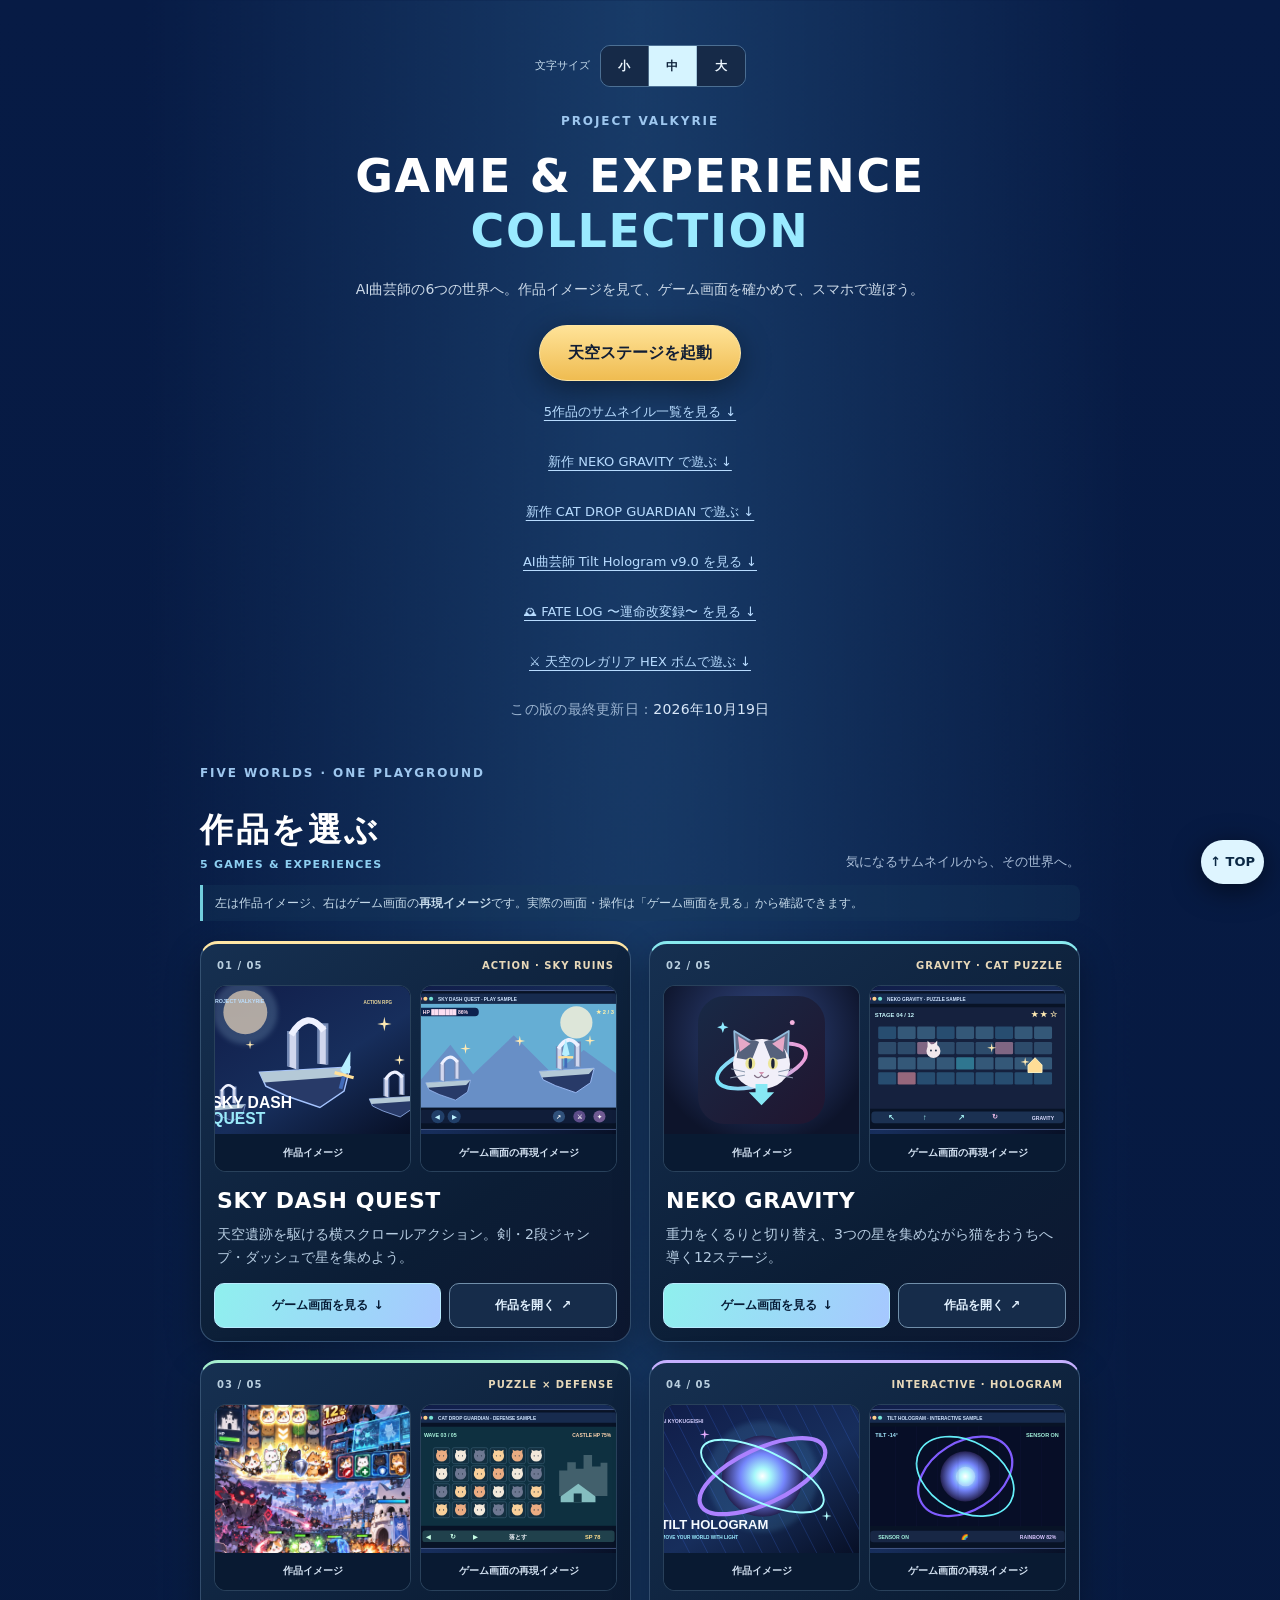
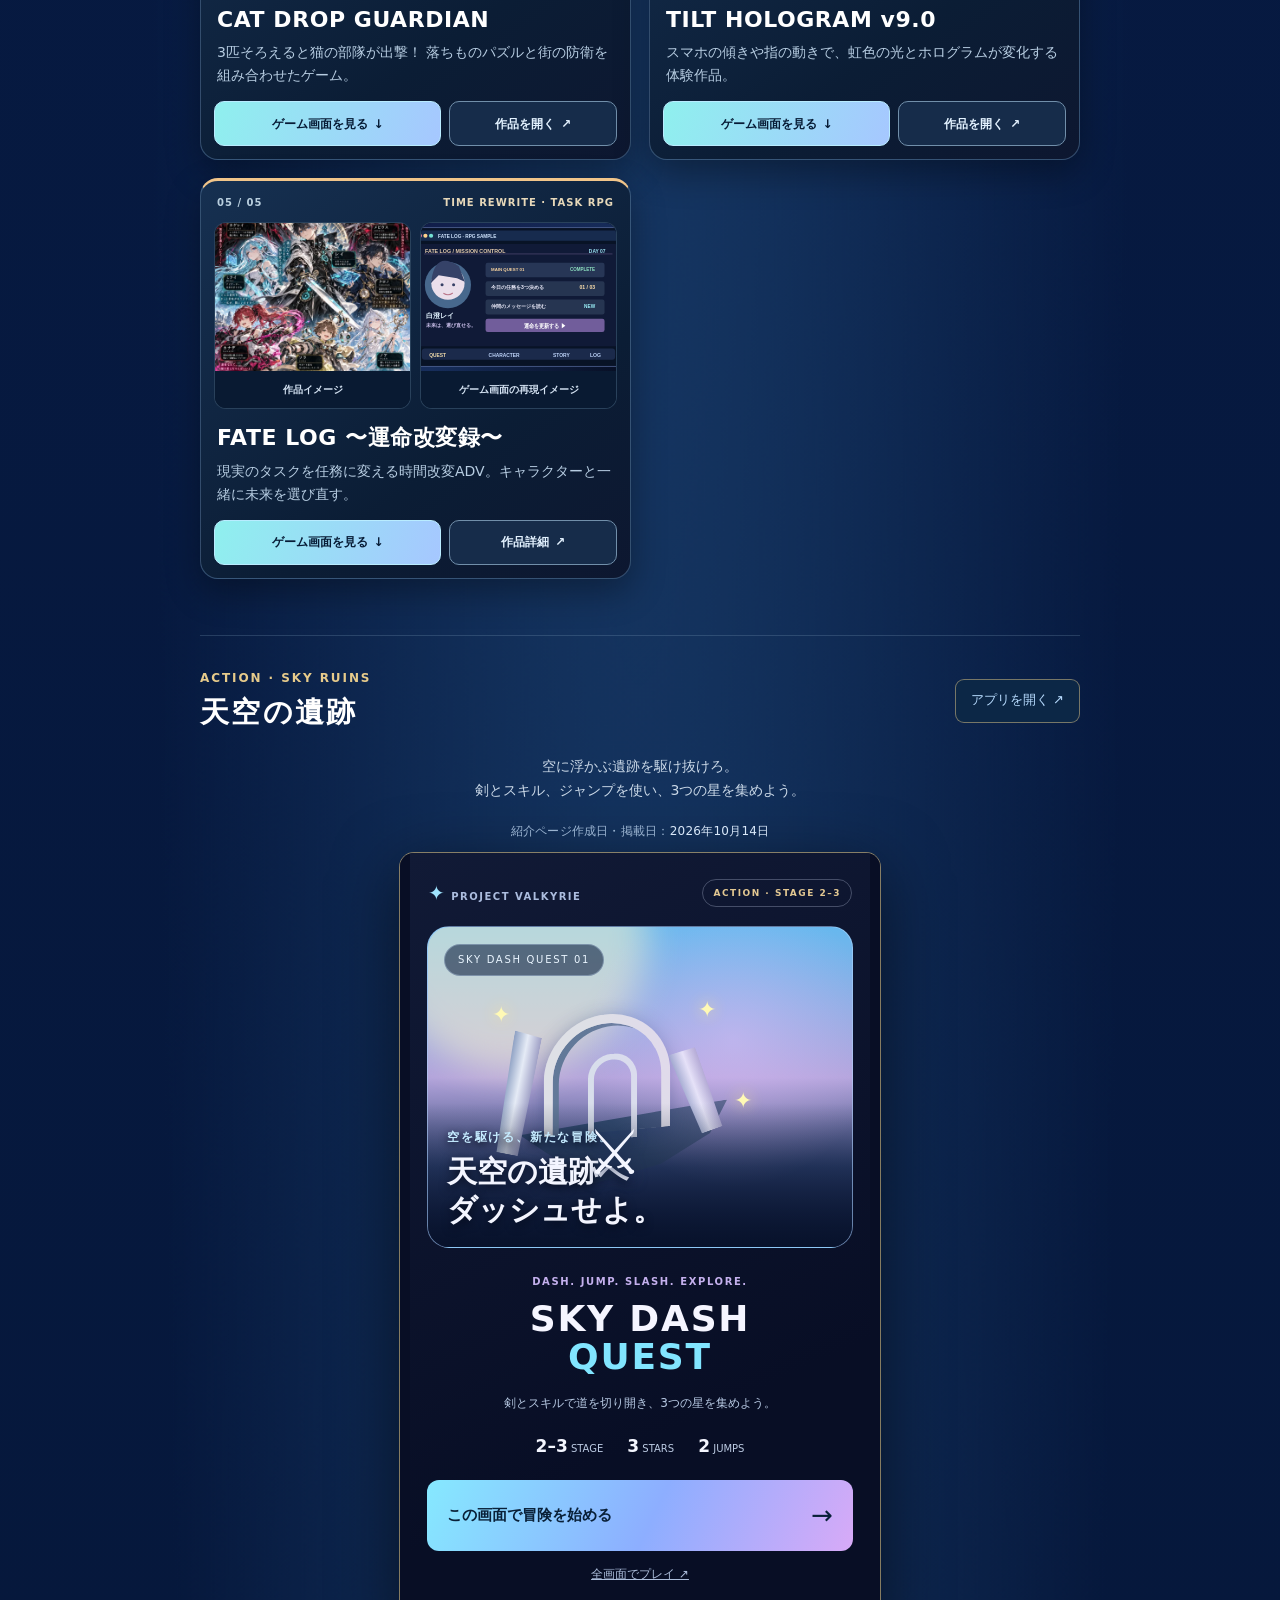
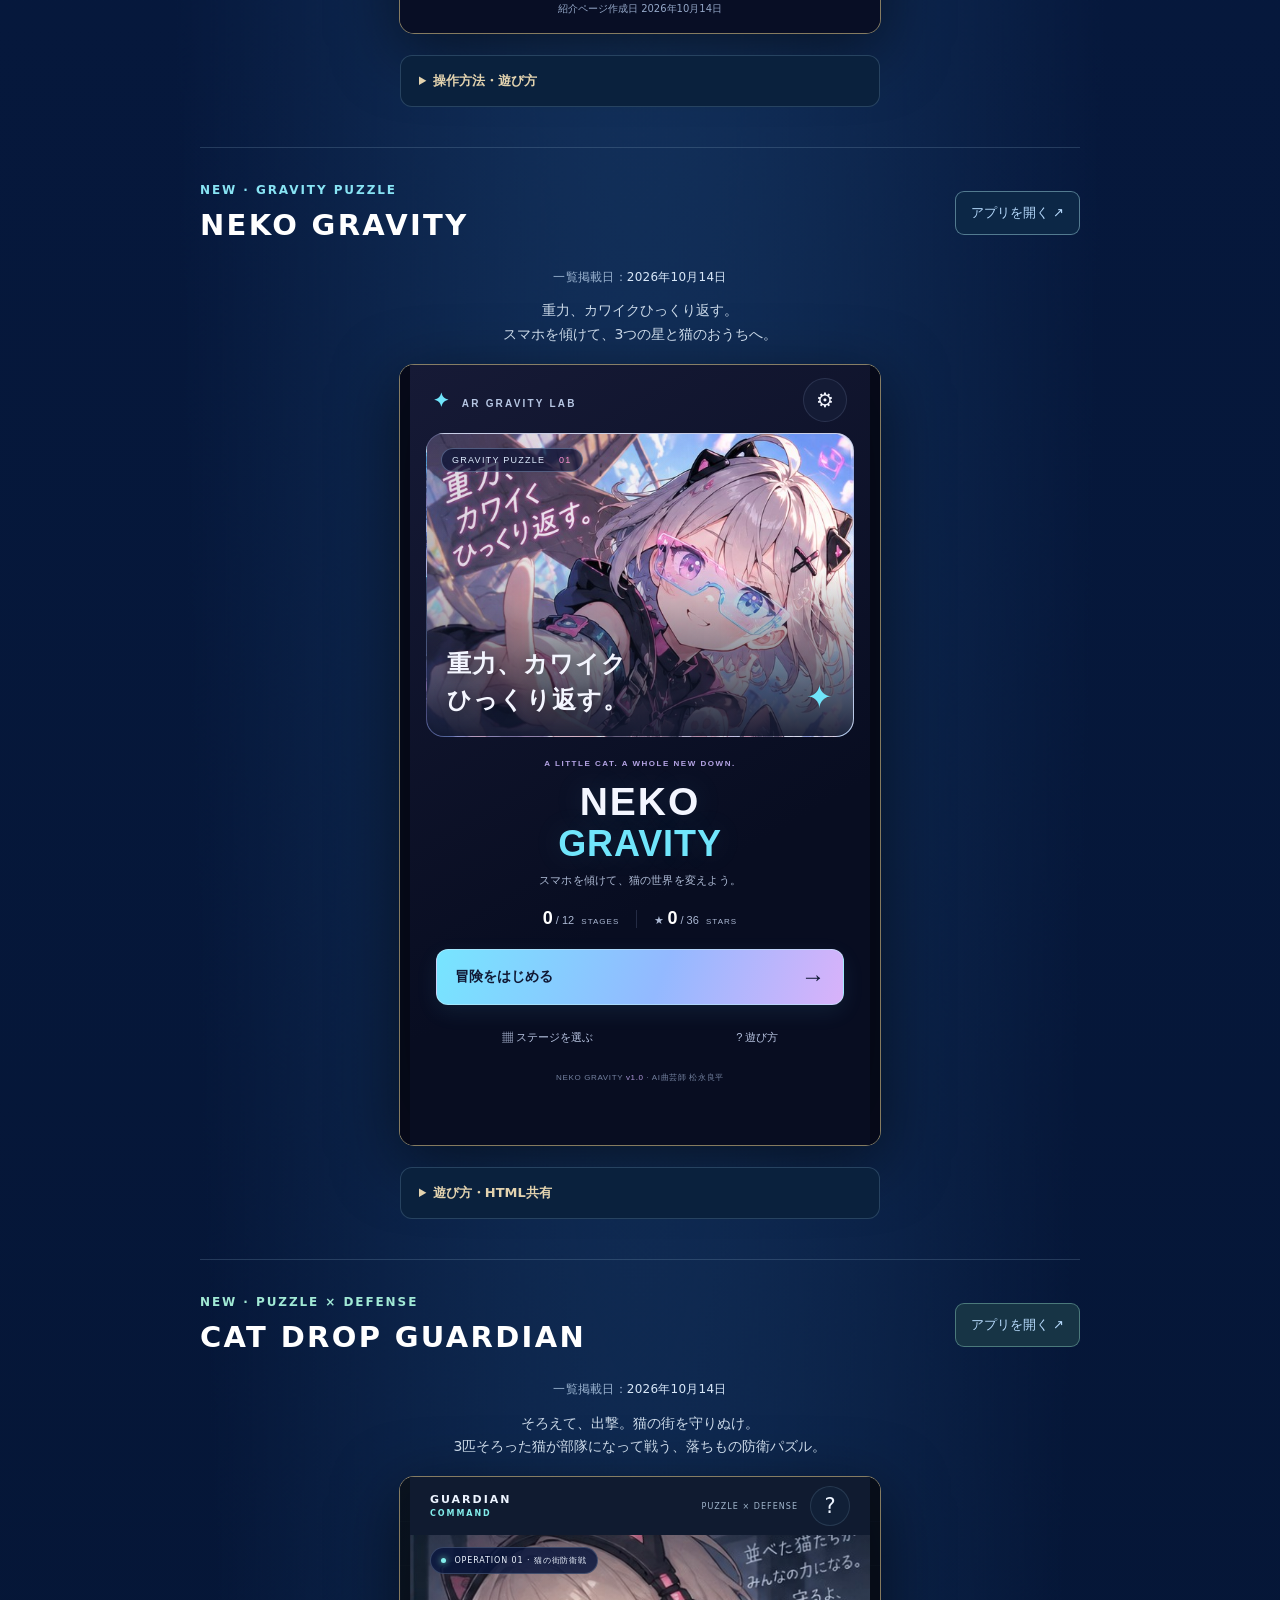
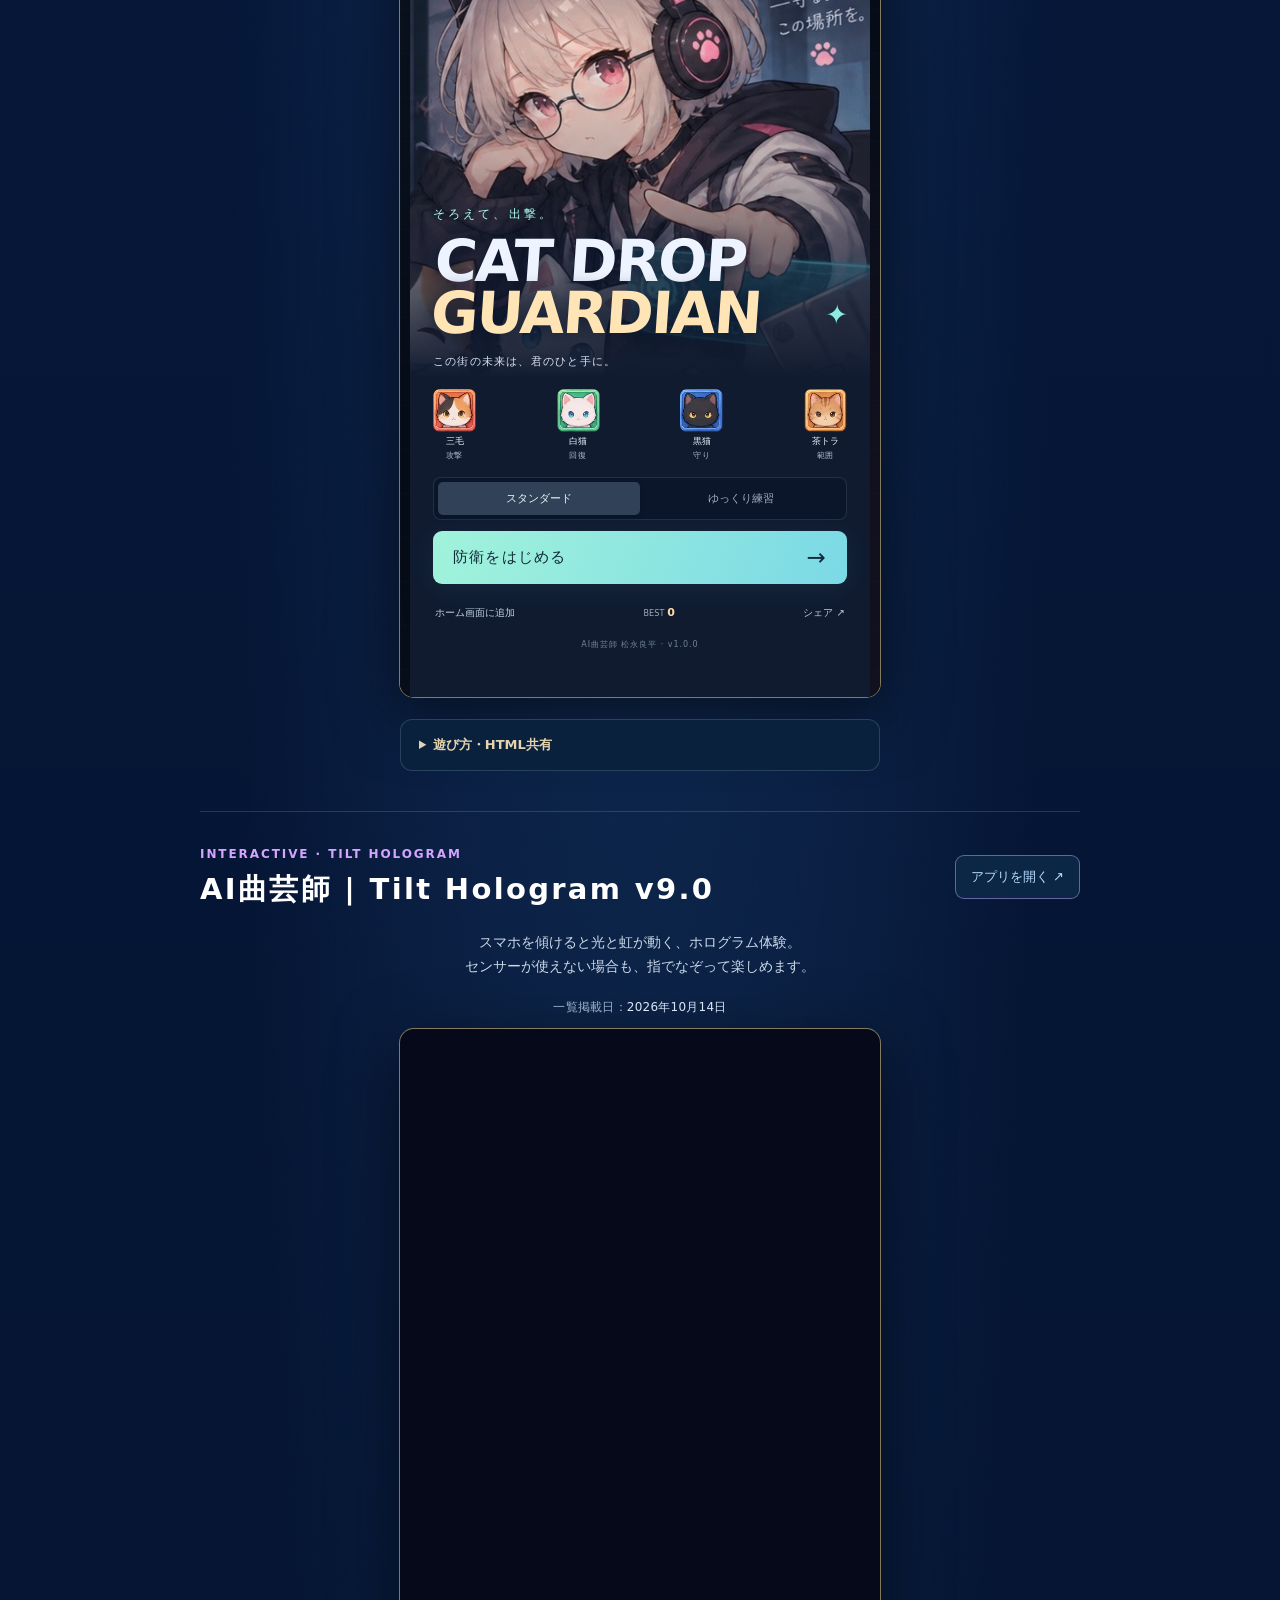
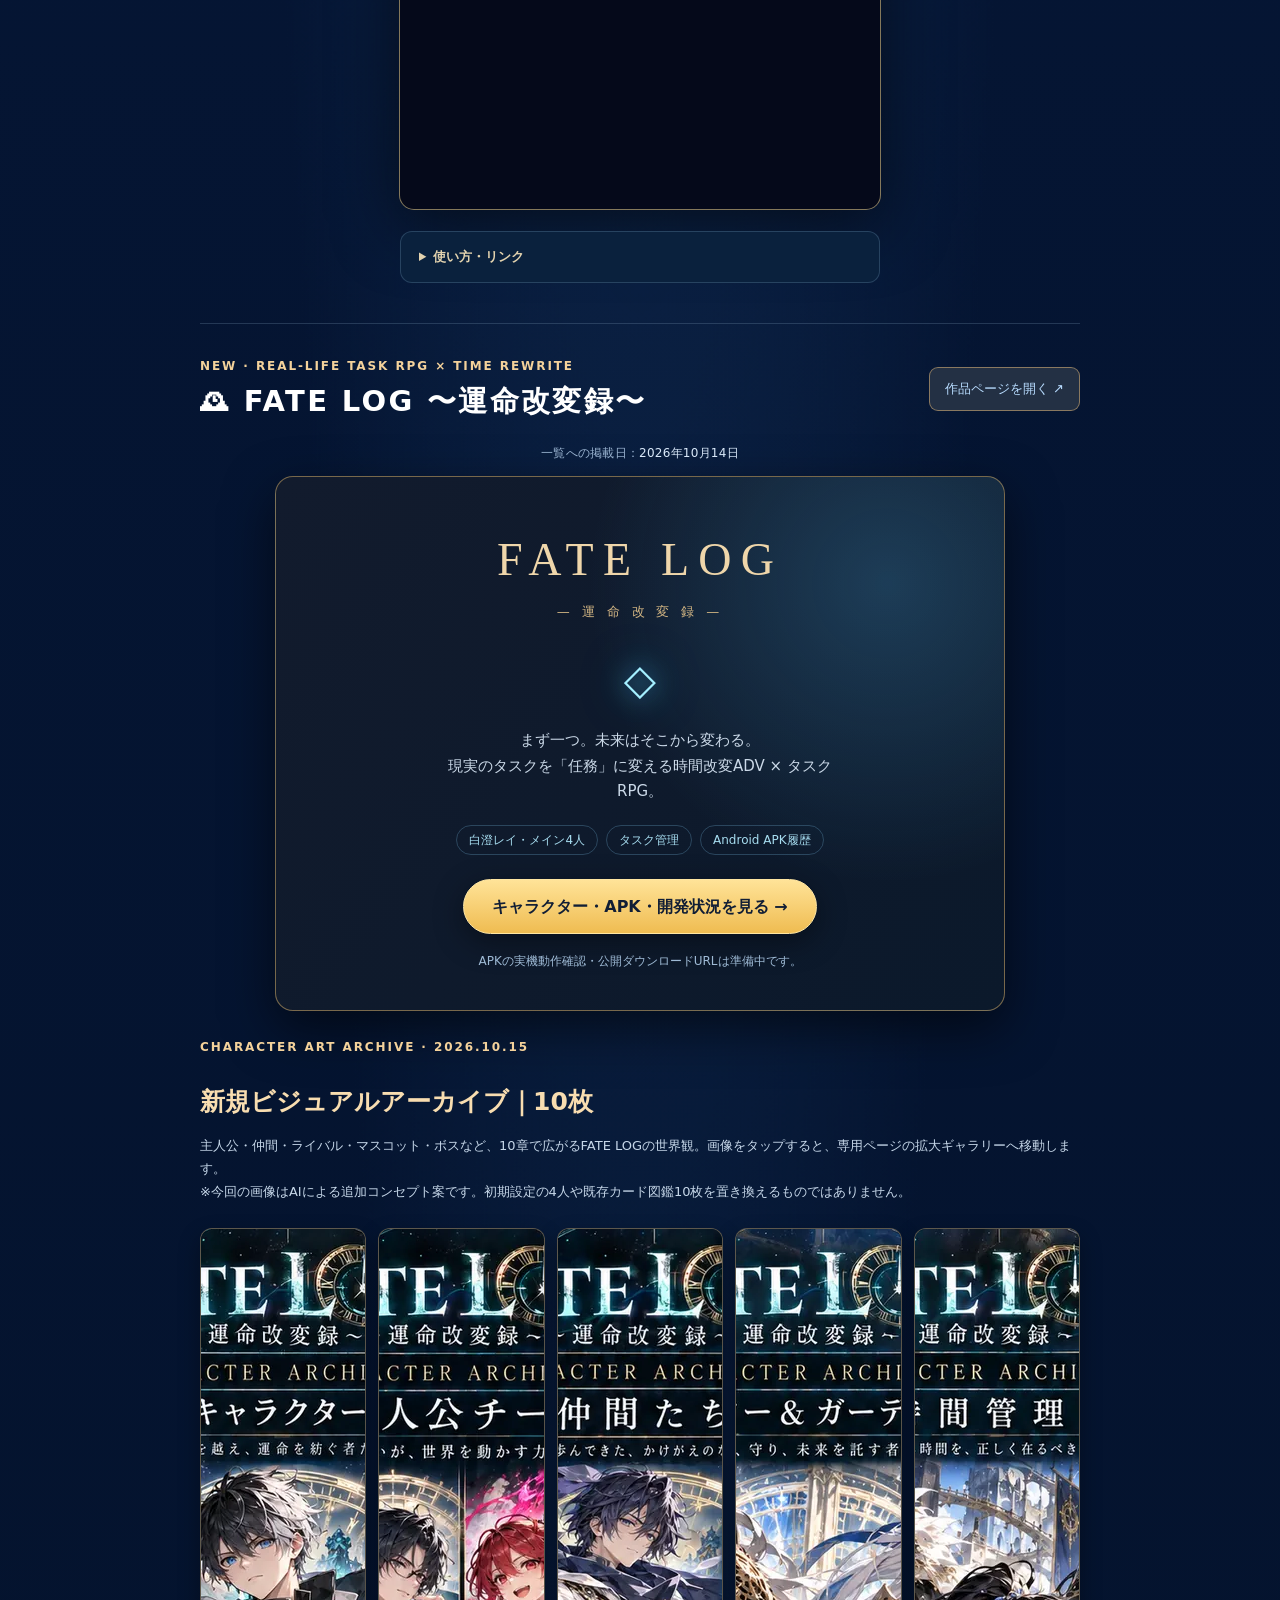
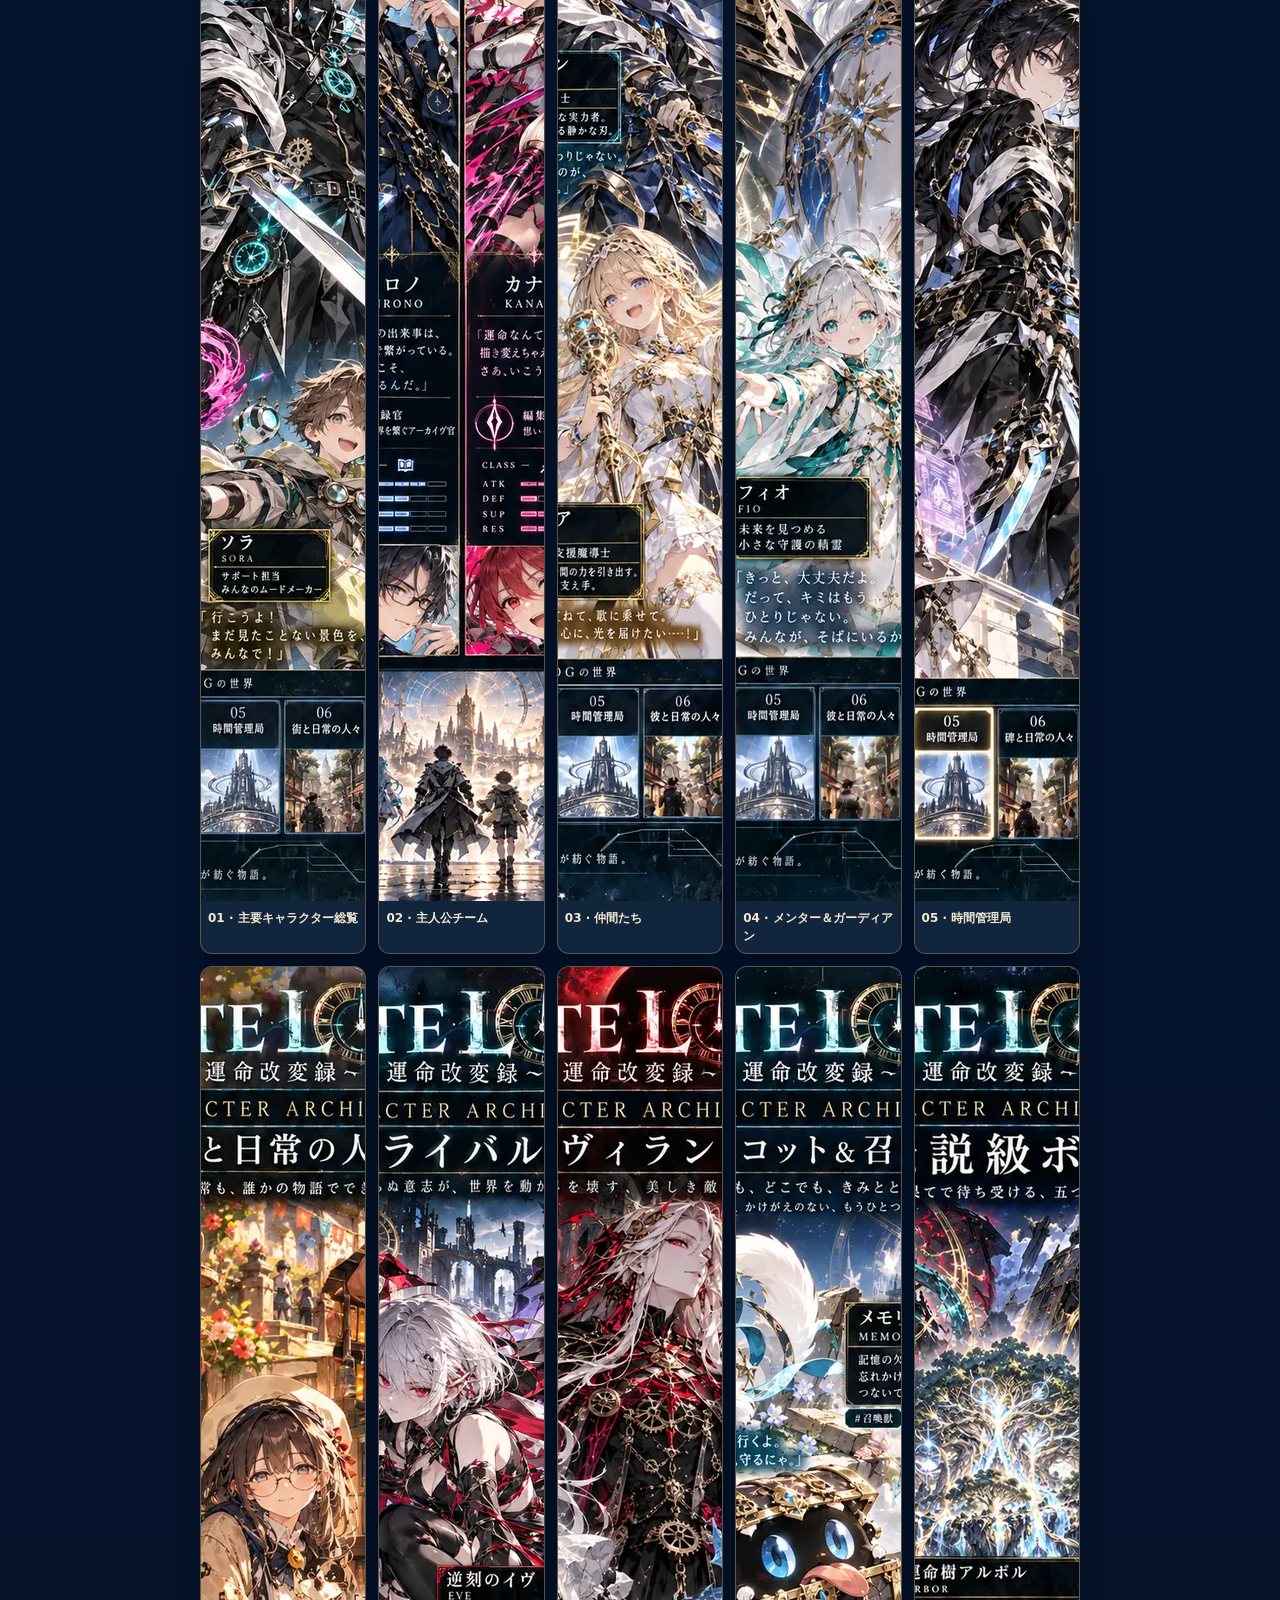
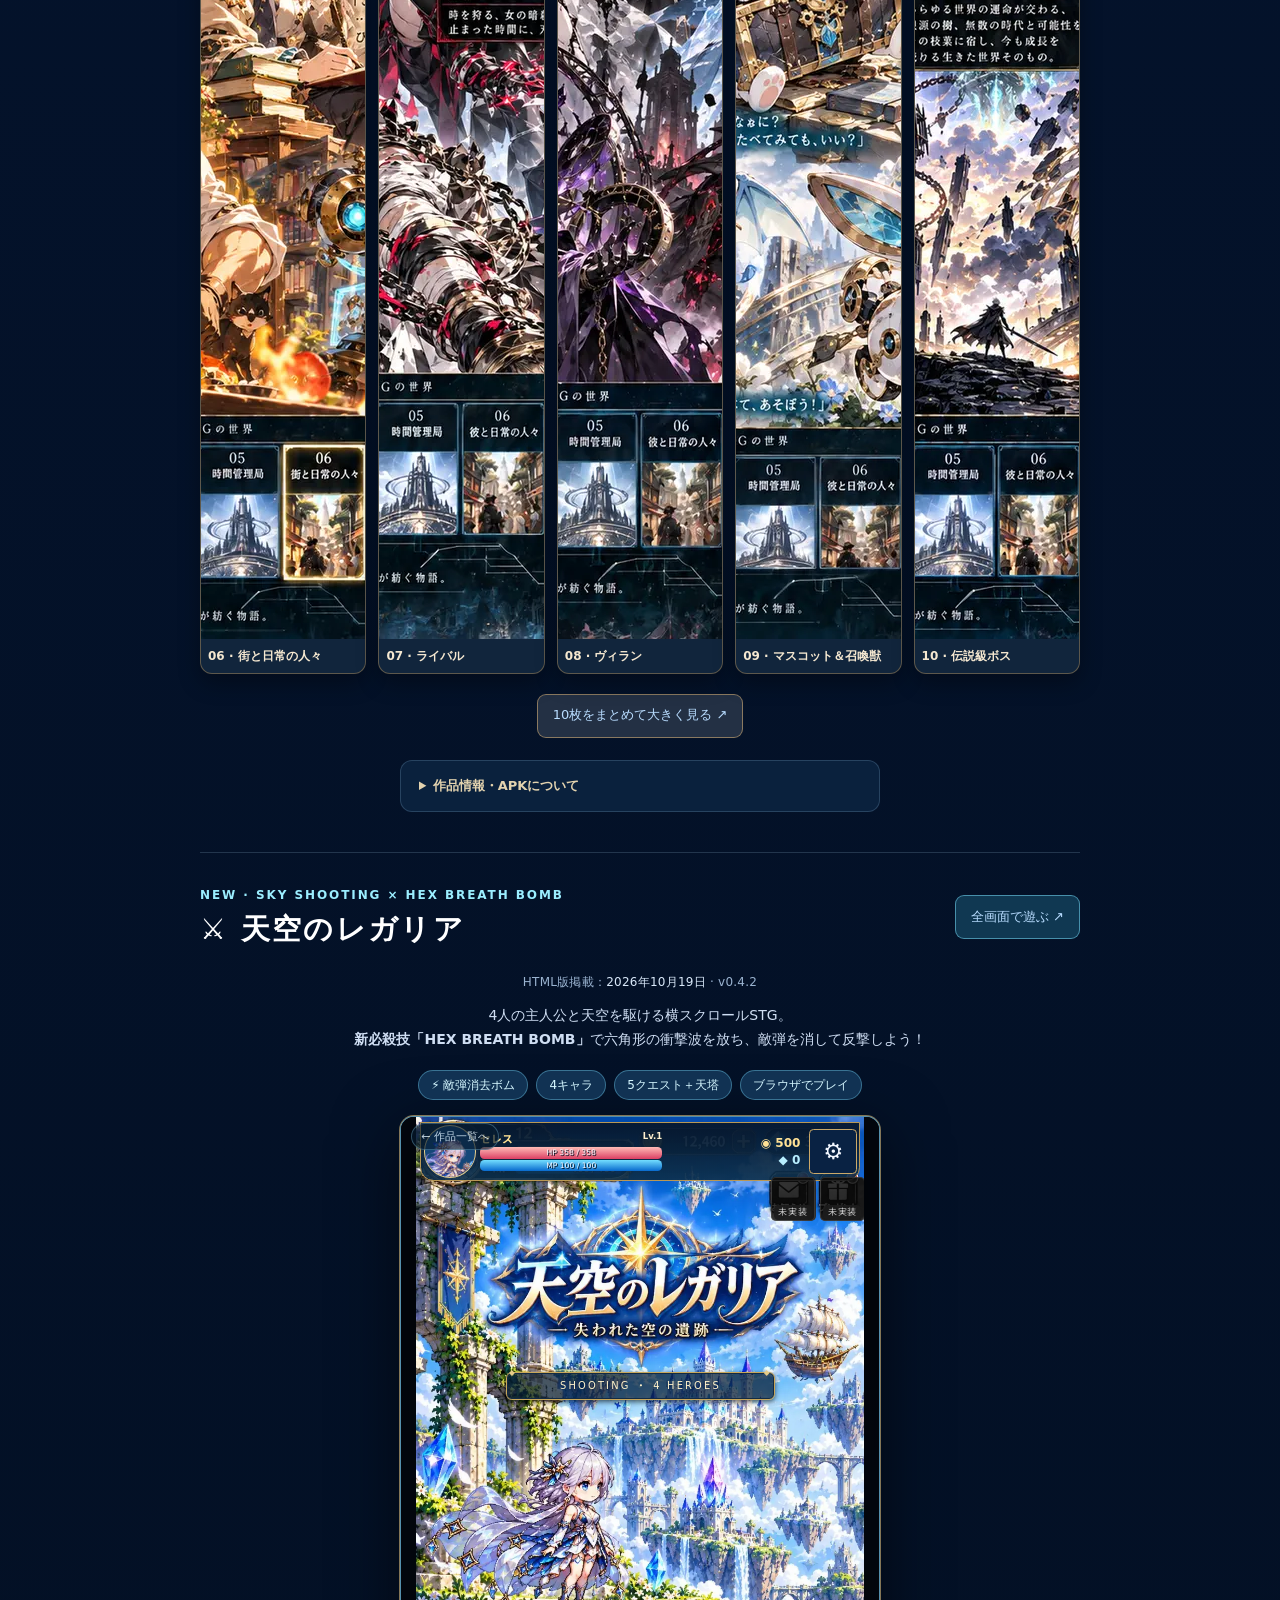
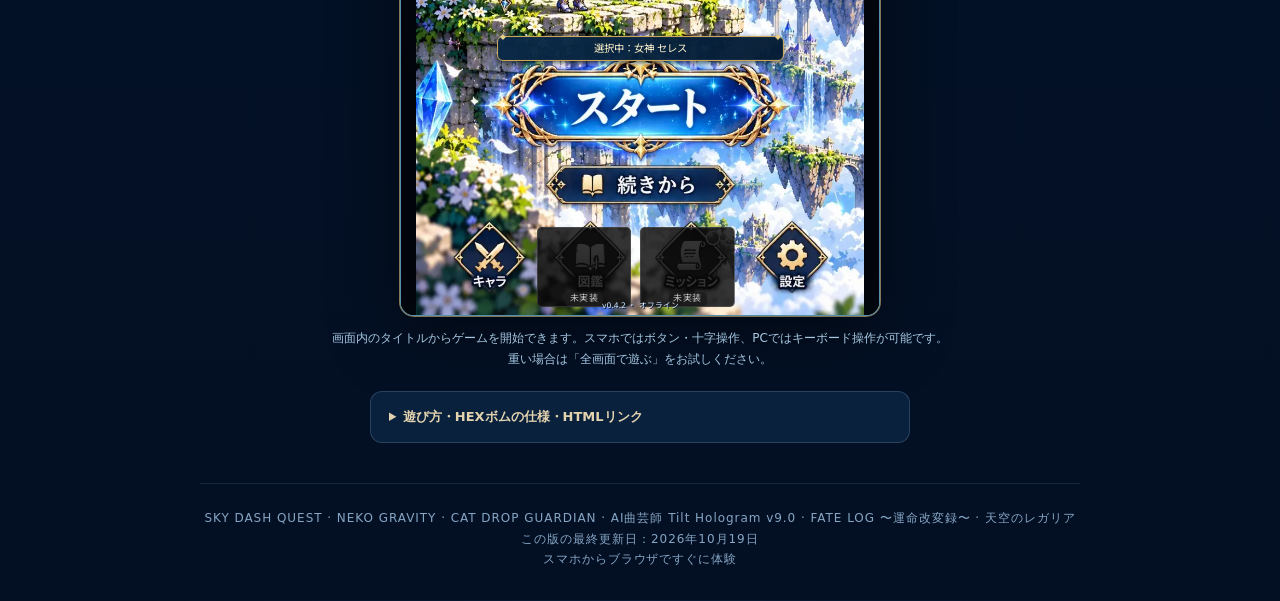
<file: index.html>
<!doctype html>
<html lang="ja">
<head>
<meta charset="utf-8">
<meta name="viewport" content="width=device-width,initial-scale=1">
<meta name="theme-color" content="#071b45">
<meta name="description" content="スマホで遊べるゲーム＆体験作品集。天空の遺跡・NEKO GRAVITY・CAT DROP GUARDIAN・AI曲芸師 Tilt Hologram v9.0・FATE LOG〜運命改変録〜。">
<title>AI曲芸師 ゲーム＆体験作品集｜SKY DASH QUEST・NEKO GRAVITY・CAT DROP GUARDIAN・FATE LOG・Tilt Hologram</title>
<style>
:root{color-scheme:dark;font-family:system-ui,-apple-system,"Noto Sans JP",sans-serif;color:#fff;background:#031024}
*{box-sizing:border-box}
html{scroll-padding-top:24px}
body{margin:0;min-width:280px;background:radial-gradient(ellipse at 50% 0,#183b68 0,transparent 55%),linear-gradient(#071b45,#031024);line-height:1.7}
main{max-width:920px;margin:0 auto;padding:0 20px}
.intro{text-align:center;max-width:600px;margin:0 auto;padding:70px 0 48px}
small,.eyebrow{color:#9ec7ef;letter-spacing:.16em;font-size:12px;font-weight:700}
h1{font-size:clamp(30px,6vw,44px);line-height:1.2;margin:16px 0 18px;letter-spacing:.035em}
p{color:#cbd9e8;margin:0 0 24px}
.intro p{text-wrap:balance}
a{color:#b8dcff;text-underline-offset:4px}
a:focus-visible,summary:focus-visible{outline:3px solid #fff;outline-offset:5px}
.b{display:inline-flex;align-items:center;justify-content:center;min-height:52px;padding:13px 28px;border:1px solid #ffe6a2;border-radius:999px;background:linear-gradient(#ffe398,#efbc51);color:#111e35;text-decoration:none;font-weight:900;box-shadow:0 8px 30px #0006}
.b:hover{filter:brightness(1.08)}
.sub{display:block;width:fit-content;margin:12px auto 0;padding:8px;font-size:13px}
.play-section{border-top:1px solid #819fbd40;padding:32px 0 40px;scroll-margin-top:12px}
.section-head{display:flex;align-items:center;justify-content:space-between;gap:20px;margin-bottom:22px}
.section-head .eyebrow{margin:0 0 4px;color:#eacb86}
h2{margin:0;font-size:clamp(23px,4vw,29px);letter-spacing:.08em;line-height:1.4}
.open-game{display:inline-flex;align-items:center;justify-content:center;min-height:44px;padding:9px 15px;border:1px solid #739abd70;border-radius:9px;font-size:13px;text-decoration:none;white-space:nowrap;background:#0c2746}
.open-game:hover{background:#153659}
.play-note{font-size:14px;text-align:center;margin-bottom:18px}
.game-frame{width:min(100%,480px);aspect-ratio:9/16;margin:0 auto;overflow:hidden;border-radius:14px;box-shadow:0 0 0 1px #d2b77a9e,0 16px 65px #0008;background:#031529}
iframe{display:block;border:0;width:100%;height:100%}
.instructions{max-width:480px;margin:22px auto 0;border:1px solid #587b9b60;border-radius:12px;background:#0a213d}
summary{padding:14px 18px;cursor:pointer;font-weight:700;font-size:14px;color:#e3d3af}
.instructions dl{margin:0;padding:0 18px 16px;display:grid;grid-template-columns:80px 1fr;gap:9px 12px;font-size:13px}
.instructions dt{color:#e4edf7;font-weight:700}
.instructions dd{margin:0;color:#b7cce2}
footer{text-align:center;border-top:1px solid #819fbd26;padding:24px 0 32px;color:#86a5c3;font-size:12px;letter-spacing:.08em}
@media(max-width:480px){main{padding:0 16px}.intro{padding:46px 0 34px}.intro p{font-size:14px}.section-head{gap:12px;align-items:flex-start}.open-game{font-size:12px;padding:8px 10px}.play-note{font-size:12px}.play-section{padding-top:26px}.game-frame{border-radius:10px}}
@media(orientation:landscape) and (max-height:600px) and (min-width:600px){.game-frame{width:min(100%,calc((100svh - 32px)*16/9));aspect-ratio:16/9}}
.neko-frame{height:780px;aspect-ratio:auto}.neko-link{background:linear-gradient(110deg,#8de8fa,#dab4f1);border-color:#d2d0f6;color:#10283a}.neko-note{max-width:500px;margin:0 auto 18px;text-align:center;font-size:14px}.neko-section .eyebrow{color:#88e4f4}.neko-section .open-game{border-color:#9acfda80}
.catdrop-frame{height:820px;aspect-ratio:auto;background:#101b30;border-color:#a1e9d5}.catdrop-section .eyebrow{color:#a1e9d5}.catdrop-section .open-game{border-color:#a1e9d560;background:#173445}
.sky-section .eyebrow{color:#e7cb8b}.sky-frame{height:780px;aspect-ratio:auto;background:#10172e}.sky-section .open-game{border-color:#dec48782}
.holo-section .eyebrow{color:#d5a4ff}.holo-frame{height:780px;aspect-ratio:auto;background:#05091a}.holo-section .open-game{border-color:#bda4fc80}
.publish-date,.page-date{color:#9ab3d0;font-size:12px;letter-spacing:.02em}.publish-date{text-align:center;margin:0 auto 12px}.page-date{margin:17px auto 0;font-size:12px}.publish-date time,.page-date time{color:#d9e8f9}
@media(max-width:480px){.sky-frame,.holo-frame,.neko-frame,.catdrop-frame{width:100%}.publish-date{font-size:11px}.page-date{font-size:11px}}

.fatelog-section .eyebrow{color:#f4d29b}.fatelog-section .open-game{border-color:#e5b97988;background:#233044}
.fatelog-feature{margin:0 auto;max-width:730px;border:1px solid #d5ad6888;border-radius:18px;padding:clamp(20px,4vw,38px);background:radial-gradient(circle at 84% 20%,#3b83ae55,transparent 40%),linear-gradient(130deg,#121b2d,#0b192b);box-shadow:0 18px 50px #0008}
.fatelog-feature .fatelog-logo{text-align:center;letter-spacing:.20em;font-family:Georgia,serif;color:#efd6aa;font-size:clamp(28px,6vw,46px);margin:6px 0 2px}
.fatelog-feature .fatelog-jp{text-align:center;color:#d2b583;letter-spacing:.3em;font-size:13px;margin-bottom:21px}
.fatelog-feature .fatelog-gem{text-align:center;font-size:42px;color:#a4efff;text-shadow:0 0 24px #54cbf9,0 0 48px #0c7ca6;margin:13px}
.fatelog-feature .fatelog-copy{text-align:center;margin:10px auto 20px;font-size:15px;max-width:42ch}
.fatelog-feature .fatelog-points{display:flex;flex-wrap:wrap;gap:8px;justify-content:center;margin:16px 0 24px}
.fatelog-feature .fatelog-points span{font-size:12px;color:#a7ddf0;border:1px solid #5687a766;padding:4px 12px;border-radius:99px}
.fatelog-feature .fatelog-link{display:table;margin:auto;text-align:center}

/* FATE LOG ART ARCHIVE · 2026-10-15 */
.fatelog-newarchive{max-width:920px;margin:26px auto 0}
.fatelog-newarchive h3{margin:4px 0 10px;color:#f8ddb0;font-size:clamp(18px,3.5vw,25px)}
.fatelog-newarchive .archive-explain{font-size:13px;color:#c6d7e9;line-height:1.8}
.fatelog-art-grid{display:grid;grid-template-columns:repeat(5,minmax(0,1fr));gap:12px;margin:20px 0}
.fatelog-art-grid a{display:block;overflow:hidden;min-width:0;text-decoration:none;border:1px solid #aa8b5c80;border-radius:12px;background:#11253c;color:#f5e8d1;box-shadow:0 9px 22px #0005}
.fatelog-art-grid a:hover,.fatelog-art-grid a:focus-visible{border-color:#8adcfb;box-shadow:0 0 16px #52c2ee66}
.fatelog-art-grid img{display:block;width:100%;aspect-ratio:900/1272;object-fit:cover;background:#0a1527}
.fatelog-art-grid span{display:block;padding:8px 7px;font-size:12px;line-height:1.5;font-weight:750;overflow-wrap:anywhere}
.fatelog-newarchive .archive-more{display:table;margin:15px auto 0}
@media(max-width:700px){.fatelog-art-grid{grid-template-columns:repeat(3,minmax(0,1fr))}}
@media(max-width:440px){.fatelog-art-grid{grid-template-columns:repeat(2,minmax(0,1fr));gap:10px}.fatelog-art-grid span{font-size:12px}}

/* Showcase visual system · 2026-10-18 */
:root{--font-scale:1;scroll-behavior:smooth}
body{font-size:calc(16px * var(--font-scale))}
#top{scroll-margin-top:0}
.intro{padding-top:45px;padding-bottom:25px}
.intro h1{font-size:clamp(calc(31px * var(--font-scale)),6vw,calc(46px * var(--font-scale)))}
.intro p,.showcase-info p{font-size:calc(14px * var(--font-scale))}
.showcase{padding:16px 0 56px;scroll-margin-top:16px}
.showcase-heading{display:flex;justify-content:space-between;gap:18px;align-items:end;margin:0 0 12px}
.showcase-heading h2{font-size:clamp(calc(25px * var(--font-scale)),5vw,calc(33px * var(--font-scale)))}
.showcase-heading>p{margin:0;color:#aabed8;font-size:calc(13px * var(--font-scale));text-align:right}
.showcase-count{display:block;font-size:calc(11px * var(--font-scale));font-weight:750;letter-spacing:.11em;color:#8dcff1;margin-top:4px}
.showcase-disclaimer{margin:0 0 20px;border-left:3px solid #72cedd;padding:8px 12px;background:#17395a55;border-radius:0 8px 8px 0;color:#c4d9e9;font-size:calc(12px * var(--font-scale))}
.showcase-grid{display:grid;grid-template-columns:repeat(2,minmax(0,1fr));gap:18px}
.showcase-card{min-width:0;display:flex;flex-direction:column;padding:13px;border:1px solid #577ca087;border-radius:18px;background:linear-gradient(145deg,#163051 0%,#0b1d35 65%,#0d1730);box-shadow:0 13px 35px #0005;transition:transform .18s ease,border-color .18s ease}
.showcase-card:hover{transform:translateY(-3px);border-color:#9adbea}
.showcase-card.theme-neko{border-top:3px solid #88e9ef}.showcase-card.theme-cat{border-top:3px solid #a5efce}.showcase-card.theme-sky{border-top:3px solid #ffe6a5}.showcase-card.theme-holo{border-top:3px solid #c5b0ff}.showcase-card.theme-fate{border-top:3px solid #f1c58a}
.card-top{display:flex;justify-content:space-between;gap:12px;padding:0 3px 11px;font-size:calc(10px * var(--font-scale));letter-spacing:.10em;color:#b9cfdf;font-weight:800}
.card-top span:last-child{text-align:right;color:#e7d8b9}
.thumb-pair{display:grid;grid-template-columns:repeat(2,minmax(0,1fr));gap:9px}
.showcase-thumb{min-width:0;margin:0;border:1px solid #5e82a363;border-radius:12px;overflow:hidden;background:#08182d}
.showcase-thumb a{display:block;overflow:hidden;aspect-ratio:1.32;background:radial-gradient(circle at 50% 34%,#354b87,#0d142b 80%)}
.showcase-thumb img{width:100%;height:100%;display:block;object-fit:cover;transition:transform .25s ease}
.showcase-thumb img.fit-contain{object-fit:contain;padding:10px}
.showcase-thumb a:hover img,.showcase-thumb a:focus-visible img{transform:scale(1.045)}
.showcase-thumb figcaption{min-height:37px;display:flex;align-items:center;justify-content:center;padding:5px 4px;text-align:center;color:#d5e3f3;background:#091a32;font-size:calc(10px * var(--font-scale));line-height:1.35;font-weight:750}
.showcase-info{padding:14px 3px 2px;flex:1}
.showcase-info h3{font-size:clamp(calc(18px * var(--font-scale)),2.2vw,calc(22px * var(--font-scale)));line-height:1.35;margin:0 0 7px;letter-spacing:.025em;overflow-wrap:anywhere}
.showcase-info p{margin:0 0 12px;color:#b7cde2;line-height:1.65}
.showcase-actions{display:grid;grid-template-columns:minmax(0,1.15fr) minmax(0,.85fr);gap:8px}
.showcase-action{display:flex;align-items:center;justify-content:center;gap:6px;min-height:45px;padding:8px 7px;text-align:center;border:1px solid #718faa;border-radius:10px;font-size:calc(12px * var(--font-scale));font-weight:850;text-decoration:none;line-height:1.35}
.showcase-action.primary{background:linear-gradient(110deg,#8ff0ee,#a6c7ff);border-color:#b9ecff;color:#071c36}
.showcase-action.secondary{background:#162c4a;color:#e3f2ff}
.showcase-action:hover{filter:brightness(1.12)}
.site-tools{display:flex;justify-content:center;align-items:center;gap:10px;flex-wrap:wrap;margin:0 auto 19px}
.site-tools-label{font-size:calc(11px * var(--font-scale));color:#c5dbec}
.text-buttons{display:flex;border:1px solid #7da1bd88;border-radius:10px;overflow:hidden}
.text-buttons button{min-width:48px;min-height:40px;border:0;border-right:1px solid #7da1bd88;color:#ecf6ff;background:#162a48;font:inherit;font-size:12px;font-weight:800;cursor:pointer}
.text-buttons button:last-child{border-right:0}
.text-buttons button[aria-pressed="true"]{background:#d6f4ff;color:#10243d}
.text-buttons button:focus-visible{outline:3px solid #ffe39d;outline-offset:-3px}
.back-to-top{position:fixed;right:16px;bottom:calc(16px + env(safe-area-inset-bottom));z-index:20;display:grid;place-items:center;min-width:56px;min-height:44px;padding:6px 9px;border-radius:30px;background:#def5ff;color:#0b2844;text-decoration:none;font-size:13px;font-weight:900;box-shadow:0 6px 28px #0008}
.play-note,.neko-note{font-size:calc(14px * var(--font-scale))}
.instructions dl,.instructions summary{font-size:calc(13px * var(--font-scale))}
.publish-date,.page-date{font-size:calc(12px * var(--font-scale))}
@media(max-width:700px){.showcase-grid{grid-template-columns:1fr;gap:14px}.showcase-heading{align-items:start;flex-direction:column;gap:5px}.showcase-heading>p{text-align:left}.intro{padding-top:31px}.showcase{padding-bottom:33px}.showcase-thumb a{aspect-ratio:1.45}}
@media(max-width:365px){.showcase-card{padding:10px}.thumb-pair{gap:6px}.showcase-thumb figcaption{font-size:10px;min-height:42px}.showcase-actions{grid-template-columns:1fr}.showcase-action{min-height:42px}.site-tools{gap:6px}.back-to-top{right:9px;bottom:9px}}
@media(prefers-reduced-motion:reduce){:root{scroll-behavior:auto}.showcase-card,.showcase-thumb img{transition:none}}

/* 天空のレガリア HEX BREATH BOMB · 2026-10-19 */
.regalia-section .eyebrow{color:#9beeff}
.regalia-section .open-game{border-color:#78defa88;background:#103852}
.regalia-intro{max-width:650px;margin:0 auto 18px;text-align:center;font-size:calc(14px * var(--font-scale));color:#cfdef3}
.regalia-frame{width:min(100%,480px);height:800px;aspect-ratio:auto;margin:0 auto;border:1px solid #89dfff99;background:#061832}
.regalia-tags{display:flex;gap:8px;flex-wrap:wrap;justify-content:center;margin:16px 0}
.regalia-tags span{font-size:12px;border:1px solid #67bddd77;background:#113253;border-radius:40px;padding:4px 12px;color:#d5f7ff}
.regalia-notice{font-size:12px;color:#a7c8e2;text-align:center;max-width:620px;margin:12px auto}
.regalia-section .instructions{max-width:540px}
@media(max-width:480px){.regalia-frame{width:100%;height:760px}.regalia-tags span{font-size:11px}.regalia-intro{font-size:13px}}
</style>
</head>
<body id="top">
<main>
  <header class="intro">
    <nav class="site-tools" aria-label="表示設定"><span class="site-tools-label">文字サイズ</span><div class="text-buttons" role="group" aria-label="文字サイズ切替"><button type="button" data-font="small" aria-pressed="false">小</button><button type="button" data-font="medium" aria-pressed="true">中</button><button type="button" data-font="large" aria-pressed="false">大</button></div></nav>
    <small>PROJECT VALKYRIE</small>
    <h1>GAME &amp; EXPERIENCE <span style="color:#9aeaff">COLLECTION</span></h1>
    <p>AI曲芸師の6つの世界へ。作品イメージを見て、ゲーム画面を確かめて、スマホで遊ぼう。</p>
    <a class="b" href="./sky-dash-quest/">天空ステージを起動</a>
    <a class="sub" href="#works">5作品のサムネイル一覧を見る ↓</a>
    <a class="sub" href="#neko-gravity">新作 NEKO GRAVITY で遊ぶ ↓</a>
    <a class="sub" href="#cat-drop-guardian">新作 CAT DROP GUARDIAN で遊ぶ ↓</a>
    <a class="sub" href="#tilt-hologram">AI曲芸師 Tilt Hologram v9.0 を見る ↓</a>
    <a class="sub" href="#fate-log">🕰 FATE LOG 〜運命改変録〜 を見る ↓</a>
    <a class="sub" href="#tenku-regalia">⚔ 天空のレガリア HEX ボムで遊ぶ ↓</a>
    <p class="page-date">この版の最終更新日：<time datetime="2026-10-19">2026年10月19日</time></p>
  </header>

  <!-- Showcase added 2026-10-18: key art + clearly labelled illustrated screen concepts -->
  <section id="works" class="showcase" aria-labelledby="showcase-title">
    <div class="showcase-heading"><div><p class="eyebrow">FIVE WORLDS · ONE PLAYGROUND</p><h2 id="showcase-title">作品を選ぶ <span class="showcase-count">5 GAMES &amp; EXPERIENCES</span></h2></div><p>気になるサムネイルから、その世界へ。</p></div>
    <p class="showcase-disclaimer">左は作品イメージ、右はゲーム画面の<strong>再現イメージ</strong>です。実際の画面・操作は「ゲーム画面を見る」から確認できます。</p>
    <div class="showcase-grid">
      <article class="showcase-card theme-sky" aria-label="SKY DASH QUEST">
        <div class="card-top"><span>01 / 05</span><span>ACTION · SKY RUINS</span></div>
        <div class="thumb-pair">
          <figure class="showcase-thumb"><a href="#tenku-game" aria-label="SKY DASH QUEST の紹介と実際のゲーム画面へ"><img src="./assets/showcase-sky-art.svg" alt="SKY DASH QUEST の作品イメージ" width="1200" height="780" decoding="async" loading="lazy" class=""></a><figcaption>作品イメージ</figcaption></figure>
          <figure class="showcase-thumb"><a href="#tenku-game" aria-label="SKY DASH QUEST の実際のゲーム画面へ"><img src="./assets/showcase-sky-screen.svg" alt="SKY DASH QUEST のゲーム画面を表現した再現イメージ" width="1200" height="780" decoding="async" loading="lazy"></a><figcaption>ゲーム画面の再現イメージ</figcaption></figure>
        </div>
        <div class="showcase-info"><h3>SKY DASH QUEST</h3><p>天空遺跡を駆ける横スクロールアクション。剣・2段ジャンプ・ダッシュで星を集めよう。</p></div>
        <div class="showcase-actions"><a class="showcase-action primary" href="#tenku-game">ゲーム画面を見る <span aria-hidden="true">↓</span></a><a class="showcase-action secondary" href="./sky-dash-quest/" >作品を開く <span aria-hidden="true">↗</span></a></div>
      </article>
      <article class="showcase-card theme-neko" aria-label="NEKO GRAVITY">
        <div class="card-top"><span>02 / 05</span><span>GRAVITY · CAT PUZZLE</span></div>
        <div class="thumb-pair">
          <figure class="showcase-thumb"><a href="#neko-gravity" aria-label="NEKO GRAVITY の紹介と実際のゲーム画面へ"><img src="./neko-gravity/icon.svg" alt="NEKO GRAVITY の作品イメージ" width="1200" height="780" decoding="async" loading="lazy" class="fit-contain"></a><figcaption>作品イメージ</figcaption></figure>
          <figure class="showcase-thumb"><a href="#neko-gravity" aria-label="NEKO GRAVITY の実際のゲーム画面へ"><img src="./assets/showcase-neko-screen.svg" alt="NEKO GRAVITY のゲーム画面を表現した再現イメージ" width="1200" height="780" decoding="async" loading="lazy"></a><figcaption>ゲーム画面の再現イメージ</figcaption></figure>
        </div>
        <div class="showcase-info"><h3>NEKO GRAVITY</h3><p>重力をくるりと切り替え、3つの星を集めながら猫をおうちへ導く12ステージ。</p></div>
        <div class="showcase-actions"><a class="showcase-action primary" href="#neko-gravity">ゲーム画面を見る <span aria-hidden="true">↓</span></a><a class="showcase-action secondary" href="./neko-gravity/" >作品を開く <span aria-hidden="true">↗</span></a></div>
      </article>
      <article class="showcase-card theme-cat" aria-label="CAT DROP GUARDIAN">
        <div class="card-top"><span>03 / 05</span><span>PUZZLE × DEFENSE</span></div>
        <div class="thumb-pair">
          <figure class="showcase-thumb"><a href="#cat-drop-guardian" aria-label="CAT DROP GUARDIAN の紹介と実際のゲーム画面へ"><img src="./cat-drop-guardian/assets/key-visual.png" alt="CAT DROP GUARDIAN の作品イメージ" width="1200" height="780" decoding="async" loading="lazy" class=""></a><figcaption>作品イメージ</figcaption></figure>
          <figure class="showcase-thumb"><a href="#cat-drop-guardian" aria-label="CAT DROP GUARDIAN の実際のゲーム画面へ"><img src="./assets/showcase-cat-screen.svg" alt="CAT DROP GUARDIAN のゲーム画面を表現した再現イメージ" width="1200" height="780" decoding="async" loading="lazy"></a><figcaption>ゲーム画面の再現イメージ</figcaption></figure>
        </div>
        <div class="showcase-info"><h3>CAT DROP GUARDIAN</h3><p>3匹そろえると猫の部隊が出撃！ 落ちものパズルと街の防衛を組み合わせたゲーム。</p></div>
        <div class="showcase-actions"><a class="showcase-action primary" href="#cat-drop-guardian">ゲーム画面を見る <span aria-hidden="true">↓</span></a><a class="showcase-action secondary" href="./cat-drop-guardian/" >作品を開く <span aria-hidden="true">↗</span></a></div>
      </article>
      <article class="showcase-card theme-holo" aria-label="TILT HOLOGRAM v9.0">
        <div class="card-top"><span>04 / 05</span><span>INTERACTIVE · HOLOGRAM</span></div>
        <div class="thumb-pair">
          <figure class="showcase-thumb"><a href="#tilt-hologram" aria-label="TILT HOLOGRAM v9.0 の紹介と実際のゲーム画面へ"><img src="./assets/showcase-holo-art.svg" alt="TILT HOLOGRAM v9.0 の作品イメージ" width="1200" height="780" decoding="async" loading="lazy" class=""></a><figcaption>作品イメージ</figcaption></figure>
          <figure class="showcase-thumb"><a href="#tilt-hologram" aria-label="TILT HOLOGRAM v9.0 の実際のゲーム画面へ"><img src="./assets/showcase-holo-screen.svg" alt="TILT HOLOGRAM v9.0 のゲーム画面を表現した再現イメージ" width="1200" height="780" decoding="async" loading="lazy"></a><figcaption>ゲーム画面の再現イメージ</figcaption></figure>
        </div>
        <div class="showcase-info"><h3>TILT HOLOGRAM v9.0</h3><p>スマホの傾きや指の動きで、虹色の光とホログラムが変化する体験作品。</p></div>
        <div class="showcase-actions"><a class="showcase-action primary" href="#tilt-hologram">ゲーム画面を見る <span aria-hidden="true">↓</span></a><a class="showcase-action secondary" href="https://layetylor-efc.github.io/ai-kyokugeishi-hologram1/" target="_blank" rel="noopener noreferrer">作品を開く <span aria-hidden="true">↗</span></a></div>
      </article>
      <article class="showcase-card theme-fate" aria-label="FATE LOG 〜運命改変録〜">
        <div class="card-top"><span>05 / 05</span><span>TIME REWRITE · TASK RPG</span></div>
        <div class="thumb-pair">
          <figure class="showcase-thumb"><a href="#fate-log" aria-label="FATE LOG 〜運命改変録〜 の紹介と実際のゲーム画面へ"><img src="./fate-log/assets/archive/archive-01.webp" alt="FATE LOG 〜運命改変録〜 の作品イメージ" width="1200" height="780" decoding="async" loading="lazy" class=""></a><figcaption>作品イメージ</figcaption></figure>
          <figure class="showcase-thumb"><a href="#fate-log" aria-label="FATE LOG 〜運命改変録〜 の実際のゲーム画面へ"><img src="./assets/showcase-fate-screen.svg" alt="FATE LOG 〜運命改変録〜 のゲーム画面を表現した再現イメージ" width="1200" height="780" decoding="async" loading="lazy"></a><figcaption>ゲーム画面の再現イメージ</figcaption></figure>
        </div>
        <div class="showcase-info"><h3>FATE LOG 〜運命改変録〜</h3><p>現実のタスクを任務に変える時間改変ADV。キャラクターと一緒に未来を選び直す。</p></div>
        <div class="showcase-actions"><a class="showcase-action primary" href="#fate-log">ゲーム画面を見る <span aria-hidden="true">↓</span></a><a class="showcase-action secondary" href="./fate-log/" >作品詳細 <span aria-hidden="true">↗</span></a></div>
      </article>
    </div>
  </section>

  <section class="play-section sky-section" id="tenku-game" aria-labelledby="stage-title">
    <div class="section-head">
      <div><p class="eyebrow">ACTION · SKY RUINS</p><h2 id="stage-title">天空の遺跡</h2></div>
      <a class="open-game" href="./game.html">アプリを開く ↗</a>
    </div>
    <p class="play-note">空に浮かぶ遺跡を駆け抜けろ。<br>剣とスキル、ジャンプを使い、3つの星を集めよう。</p>
    <p class="publish-date">紹介ページ作成日・掲載日：<time datetime="2026-10-14">2026年10月14日</time></p>
    <div class="game-frame sky-frame">
      <iframe src="./sky-dash-quest/preview.html" title="SKY DASH QUEST — 天空の遺跡 紹介とゲーム起動" loading="lazy" allow="fullscreen" allowfullscreen></iframe>
    </div>
    <details class="instructions">
      <summary>操作方法・遊び方</summary>
      <dl>
        <dt>スマホ</dt><dd>紹介画面から「冒険を始める」をタップ。左のパッドで移動、右のボタンで攻撃・ジャンプ・ダッシュ・スキル。</dd>
        <dt>パソコン</dt><dd>← → / A・D：移動、Space：ジャンプ、J：攻撃、K：ダッシュ、U・I：スキル、Esc：一時停止。</dd>
        <dt>ヒント</dt><dd>2段ジャンプや長押し連続攻撃を活用。<a href="./game.html">ゲーム単独でも開けます</a>。</dd>
      </dl>
    </details>
  </section>

  <section class="play-section neko-section" id="neko-gravity" aria-labelledby="neko-title">
    <div class="section-head">
      <div><p class="eyebrow">NEW · GRAVITY PUZZLE</p><h2 id="neko-title">NEKO GRAVITY</h2></div>
      <a class="open-game" href="./neko-gravity/">アプリを開く ↗</a>
    </div>
    <p class="publish-date">一覧掲載日：<time datetime="2026-10-14">2026年10月14日</time></p>
    <p class="neko-note">重力、カワイクひっくり返す。<br>スマホを傾けて、3つの星と猫のおうちへ。</p>
    <div class="game-frame neko-frame">
      <iframe src="./neko-gravity/" title="NEKO GRAVITY — 猫の重力パズル" loading="lazy" allow="accelerometer; gyroscope; fullscreen" allowfullscreen></iframe>
    </div>
    <details class="instructions">
      <summary>遊び方・HTML共有</summary>
      <dl>
        <dt>スマホ</dt><dd>矢印ボタンかスワイプで重力を変更。「傾き OFF」をタップすると傾き操作も使えます。</dd>
        <dt>ゲーム</dt><dd>星3つを集めて金色のおうちへ。12ステージ。途中で重力が90°変わるパネル、トゲ、押せる箱があります。</dd>
        <dt>共有</dt><dd><a href="./neko-gravity/">ゲームのURL</a>を送るか、<a href="./neko-gravity/index.html" download="NEKO_GRAVITY_v1.0.html">1ファイルのHTMLを保存</a>してください。</dd>
      </dl>
    </details>
  </section>
  <section class="play-section catdrop-section" id="cat-drop-guardian" aria-labelledby="catdrop-title">
    <div class="section-head">
      <div><p class="eyebrow">NEW · PUZZLE × DEFENSE</p><h2 id="catdrop-title">CAT DROP GUARDIAN</h2></div>
      <a class="open-game" href="./cat-drop-guardian/">アプリを開く ↗</a>
    </div>
    <p class="publish-date">一覧掲載日：<time datetime="2026-10-14">2026年10月14日</time></p>
    <p class="neko-note">そろえて、出撃。猫の街を守りぬけ。<br>3匹そろった猫が部隊になって戦う、落ちもの防衛パズル。</p>
    <div class="game-frame catdrop-frame">
      <iframe src="./cat-drop-guardian/" title="CAT DROP GUARDIAN — 落ちものパズルと猫防衛" loading="lazy" allow="fullscreen; web-share" allowfullscreen></iframe>
    </div>
    <details class="instructions">
      <summary>遊び方・HTML共有</summary>
      <dl>
        <dt>操作</dt><dd>左右で移動、回転で並び替え、「落とす」で着地。同じ猫を縦・横に3匹そろえると自動出撃します。</dd>
        <dt>猫の役割</dt><dd>三毛猫＝攻撃、白猫＝回復、黒猫＝シールド、茶トラ＝範囲攻撃。ヘッドホンの少女司令官と5ウェーブを守ろう。</dd>
        <dt>スキル</dt><dd>SP 100で「全員、出撃！」。敵全体へダメージ、城を回復し、盤面の下2段からも猫を出撃させます。</dd>
        <dt>共有</dt><dd><a href="./cat-drop-guardian/">ゲームのURL</a>を送るか、<a href="./cat-drop-guardian/CAT_DROP_GUARDIAN_v1.0.html" download="CAT_DROP_GUARDIAN_v1.0.html">1ファイルのHTMLを保存</a>してください。</dd>
      </dl>
    </details>
  </section>
  <section class="play-section holo-section" id="tilt-hologram" aria-labelledby="holo-title">
    <div class="section-head">
      <div><p class="eyebrow">INTERACTIVE · TILT HOLOGRAM</p><h2 id="holo-title">AI曲芸師 | Tilt Hologram v9.0</h2></div>
      <a class="open-game" href="https://layetylor-efc.github.io/ai-kyokugeishi-hologram1/" target="_blank" rel="noopener noreferrer">アプリを開く ↗</a>
    </div>
    <p class="neko-note">スマホを傾けると光と虹が動く、ホログラム体験。<br>センサーが使えない場合も、指でなぞって楽しめます。</p>
    <p class="publish-date">一覧掲載日：<time datetime="2026-10-14">2026年10月14日</time></p>
    <div class="game-frame holo-frame">
      <iframe src="https://layetylor-efc.github.io/ai-kyokugeishi-hologram1/" title="AI曲芸師 Tilt Hologram v9.0 体験画面" loading="lazy" allow="accelerometer; gyroscope; magnetometer; fullscreen" allowfullscreen></iframe>
    </div>
    <details class="instructions">
      <summary>使い方・リンク</summary>
      <dl>
        <dt>スマホ</dt><dd>「センサーON」を選んで端末を傾けると光が変化します。権限が必要な端末では許可してください。</dd>
        <dt>指操作</dt><dd>センサーOFFでも、画像の上で指を動かすとホログラム表現を確認できます。</dd>
        <dt>ヒント</dt><dd>埋め込みで傾きが反応しない場合は、<a href="https://layetylor-efc.github.io/ai-kyokugeishi-hologram1/" target="_blank" rel="noopener noreferrer">アプリを直接開く</a>と操作できます。</dd>
      </dl>
    </details>
  </section>
  <section class="play-section fatelog-section" id="fate-log" aria-labelledby="fatelog-title">
    <div class="section-head">
      <div><p class="eyebrow">NEW · REAL-LIFE TASK RPG × TIME REWRITE</p><h2 id="fatelog-title">🕰 FATE LOG 〜運命改変録〜</h2></div>
      <a class="open-game" href="./fate-log/">作品ページを開く ↗</a>
    </div>
    <p class="publish-date">一覧への掲載日：<time datetime="2026-10-14">2026年10月14日</time></p>
    <div class="fatelog-feature">
      <div class="fatelog-logo">FATE LOG</div><div class="fatelog-jp">— 運 命 改 変 録 —</div>
      <div class="fatelog-gem" aria-hidden="true">◇</div>
      <p class="fatelog-copy">まず一つ。未来はそこから変わる。<br>現実のタスクを「任務」に変える時間改変ADV × タスクRPG。</p>
      <div class="fatelog-points"><span>白澄レイ・メイン4人</span><span>タスク管理</span><span>Android APK履歴</span></div>
      <a class="b fatelog-link" href="./fate-log/">キャラクター・APK・開発状況を見る →</a>
      <p class="note" style="text-align:center;font-size:12px;margin:17px 0 0;color:#9fbbd6">APKの実機動作確認・公開ダウンロードURLは準備中です。</p>
    </div>

<div class="fatelog-newarchive" aria-labelledby="fatelog-newarchive-title">
  <p class="eyebrow">CHARACTER ART ARCHIVE · 2026.10.15</p>
  <h3 id="fatelog-newarchive-title">新規ビジュアルアーカイブ｜10枚</h3>
  <p class="archive-explain">主人公・仲間・ライバル・マスコット・ボスなど、10章で広がるFATE LOGの世界観。画像をタップすると、専用ページの拡大ギャラリーへ移動します。<br>※今回の画像はAIによる追加コンセプト案です。初期設定の4人や既存カード図鑑10枚を置き換えるものではありません。</p>
  <div class="fatelog-art-grid">
<a href="./fate-log/#art-archive-01" aria-label="ビジュアルアーカイブ 01 主要キャラクター総覧 の詳細へ">
<img src="./fate-log/assets/archive/archive-01.webp" alt="01 主要キャラクター総覧：FATE LOGのAI生成コンセプトアート" loading="lazy" decoding="async" width="900" height="1272">
<span>01 · 主要キャラクター総覧</span></a>

<a href="./fate-log/#art-archive-02" aria-label="ビジュアルアーカイブ 02 主人公チーム の詳細へ">
<img src="./fate-log/assets/archive/archive-02.webp" alt="02 主人公チーム：FATE LOGのAI生成コンセプトアート" loading="lazy" decoding="async" width="900" height="1272">
<span>02 · 主人公チーム</span></a>

<a href="./fate-log/#art-archive-03" aria-label="ビジュアルアーカイブ 03 仲間たち の詳細へ">
<img src="./fate-log/assets/archive/archive-03.webp" alt="03 仲間たち：FATE LOGのAI生成コンセプトアート" loading="lazy" decoding="async" width="900" height="1272">
<span>03 · 仲間たち</span></a>

<a href="./fate-log/#art-archive-04" aria-label="ビジュアルアーカイブ 04 メンター＆ガーディアン の詳細へ">
<img src="./fate-log/assets/archive/archive-04.webp" alt="04 メンター＆ガーディアン：FATE LOGのAI生成コンセプトアート" loading="lazy" decoding="async" width="900" height="1272">
<span>04 · メンター＆ガーディアン</span></a>

<a href="./fate-log/#art-archive-05" aria-label="ビジュアルアーカイブ 05 時間管理局 の詳細へ">
<img src="./fate-log/assets/archive/archive-05.webp" alt="05 時間管理局：FATE LOGのAI生成コンセプトアート" loading="lazy" decoding="async" width="900" height="1272">
<span>05 · 時間管理局</span></a>

<a href="./fate-log/#art-archive-06" aria-label="ビジュアルアーカイブ 06 街と日常の人々 の詳細へ">
<img src="./fate-log/assets/archive/archive-06.webp" alt="06 街と日常の人々：FATE LOGのAI生成コンセプトアート" loading="lazy" decoding="async" width="900" height="1272">
<span>06 · 街と日常の人々</span></a>

<a href="./fate-log/#art-archive-07" aria-label="ビジュアルアーカイブ 07 ライバル の詳細へ">
<img src="./fate-log/assets/archive/archive-07.webp" alt="07 ライバル：FATE LOGのAI生成コンセプトアート" loading="lazy" decoding="async" width="900" height="1272">
<span>07 · ライバル</span></a>

<a href="./fate-log/#art-archive-08" aria-label="ビジュアルアーカイブ 08 ヴィラン の詳細へ">
<img src="./fate-log/assets/archive/archive-08.webp" alt="08 ヴィラン：FATE LOGのAI生成コンセプトアート" loading="lazy" decoding="async" width="900" height="1272">
<span>08 · ヴィラン</span></a>

<a href="./fate-log/#art-archive-09" aria-label="ビジュアルアーカイブ 09 マスコット＆召喚獣 の詳細へ">
<img src="./fate-log/assets/archive/archive-09.webp" alt="09 マスコット＆召喚獣：FATE LOGのAI生成コンセプトアート" loading="lazy" decoding="async" width="900" height="1272">
<span>09 · マスコット＆召喚獣</span></a>

<a href="./fate-log/#art-archive-10" aria-label="ビジュアルアーカイブ 10 伝説級ボス の詳細へ">
<img src="./fate-log/assets/archive/archive-10.webp" alt="10 伝説級ボス：FATE LOGのAI生成コンセプトアート" loading="lazy" decoding="async" width="900" height="1272">
<span>10 · 伝説級ボス</span></a>
  </div>
  <a class="open-game archive-more" href="./fate-log/#art-archive">10枚をまとめて大きく見る ↗</a>
</div>
    <details class="instructions">
      <summary>作品情報・APKについて</summary>
      <dl>
        <dt>ジャンル</dt><dd>時間改変ADV × 現実タスクRPG。未達を罰せず、行動を記録して次の選択へ。</dd>
        <dt>キャラ</dt><dd>白澄レイ／黒崎ハルト／橘ミオ／九条カイト。</dd>
        <dt>APK</dt><dd>v2.09・v2.08・v2.07の版情報と検証範囲は<a href="./fate-log/#apk">専用ページ</a>に掲載。実機動作は未確認。</dd>
        <dt>更新</dt><dd>掲載日 2026年10月14日。</dd>
      </dl>
    </details>
  </section>

  <!-- 天空のレガリア v0.4.2 HTML browser version · appended 2026-10-19 -->
  <section class="play-section regalia-section" id="tenku-regalia" aria-labelledby="regalia-title">
    <div class="section-head">
      <div><p class="eyebrow">NEW · SKY SHOOTING × HEX BREATH BOMB</p><h2 id="regalia-title">⚔ 天空のレガリア</h2></div>
      <a class="open-game" href="./tenku-regalia/" target="_blank" rel="noopener noreferrer">全画面で遊ぶ ↗</a>
    </div>
    <p class="publish-date">HTML版掲載：<time datetime="2026-10-19">2026年10月19日</time> · v0.4.2</p>
    <p class="regalia-intro">4人の主人公と天空を駆ける横スクロールSTG。<br><strong>新必殺技「HEX BREATH BOMB」</strong>で六角形の衝撃波を放ち、敵弾を消して反撃しよう！</p>
    <div class="regalia-tags"><span>⚡ 敵弾消去ボム</span><span>4キャラ</span><span>5クエスト＋天塔</span><span>ブラウザでプレイ</span></div>
    <div class="game-frame regalia-frame">
      <iframe src="./tenku-regalia/" title="天空のレガリア v0.4.2 HEX BREATH BOMB ブラウザプレイ" loading="lazy" allow="fullscreen" allowfullscreen></iframe>
    </div>
    <p class="regalia-notice">画面内のタイトルからゲームを開始できます。スマホではボタン・十字操作、PCではキーボード操作が可能です。重い場合は「全画面で遊ぶ」をお試しください。</p>
    <details class="instructions">
      <summary>遊び方・HEXボムの仕様・HTMLリンク</summary>
      <dl>
        <dt>開始</dt><dd>タイトル → ホーム → クエスト → 出撃。4人のキャラを切り替えて遊べます。</dd>
        <dt>スマホ操作</dt><dd>画面の十字パッドまたはドラッグで移動。右側の「攻撃」「スキル」「HEX ボム」などをタップします。</dd>
        <dt>PC操作</dt><dd>WASD / 矢印で移動、J 射撃、K 剣戟、U/O スキル、B HEX ボム、I 覚醒、Esc 戻る。</dd>
        <dt>HEX ボム</dt><dd>MP60消費・再使用12秒。自機から約1.2秒の六角形衝撃波。敵弾消去・広範囲ダメージ・短時間無敵。</dd>
        <dt>セーブ</dt><dd>ブラウザのローカル保存を使用。Androidアプリとセーブは自動同期しません。必要ならゲーム内の設定からバックアップを利用してください。</dd>
        <dt>共有</dt><dd><a href="./tenku-regalia/" target="_blank" rel="noopener noreferrer">天空のレガリア HTML版を直接開く ↗</a></dd>
      </dl>
    </details>
  </section>
  <footer>SKY DASH QUEST · NEKO GRAVITY · CAT DROP GUARDIAN · AI曲芸師 Tilt Hologram v9.0 · FATE LOG 〜運命改変録〜 · 天空のレガリア<br>この版の最終更新日：<time datetime="2026-10-19">2026年10月19日</time><br>スマホからブラウザですぐに体験</footer>
</main>
<a class="back-to-top" href="#top" aria-label="ページ先頭に戻る">↑ TOP</a>

<script>
(function(){
  const levels={small:.875,medium:1,large:1.22};
  const buttons=Array.from(document.querySelectorAll('[data-font]'));
  function setFont(level){
    if(!Object.prototype.hasOwnProperty.call(levels,level))level='medium';
    document.documentElement.style.setProperty('--font-scale',String(levels[level]));
    buttons.forEach(button=>button.setAttribute('aria-pressed',String(button.dataset.font===level)));
    try{localStorage.setItem('waru-font-size',level)}catch(_error){}
  }
  buttons.forEach(button=>button.addEventListener('click',()=>setFont(button.dataset.font)));
  let initial='medium';
  try{initial=localStorage.getItem('waru-font-size')||'medium'}catch(_error){}
  setFont(initial);
})();
</script>
</body>
</html>
</file>
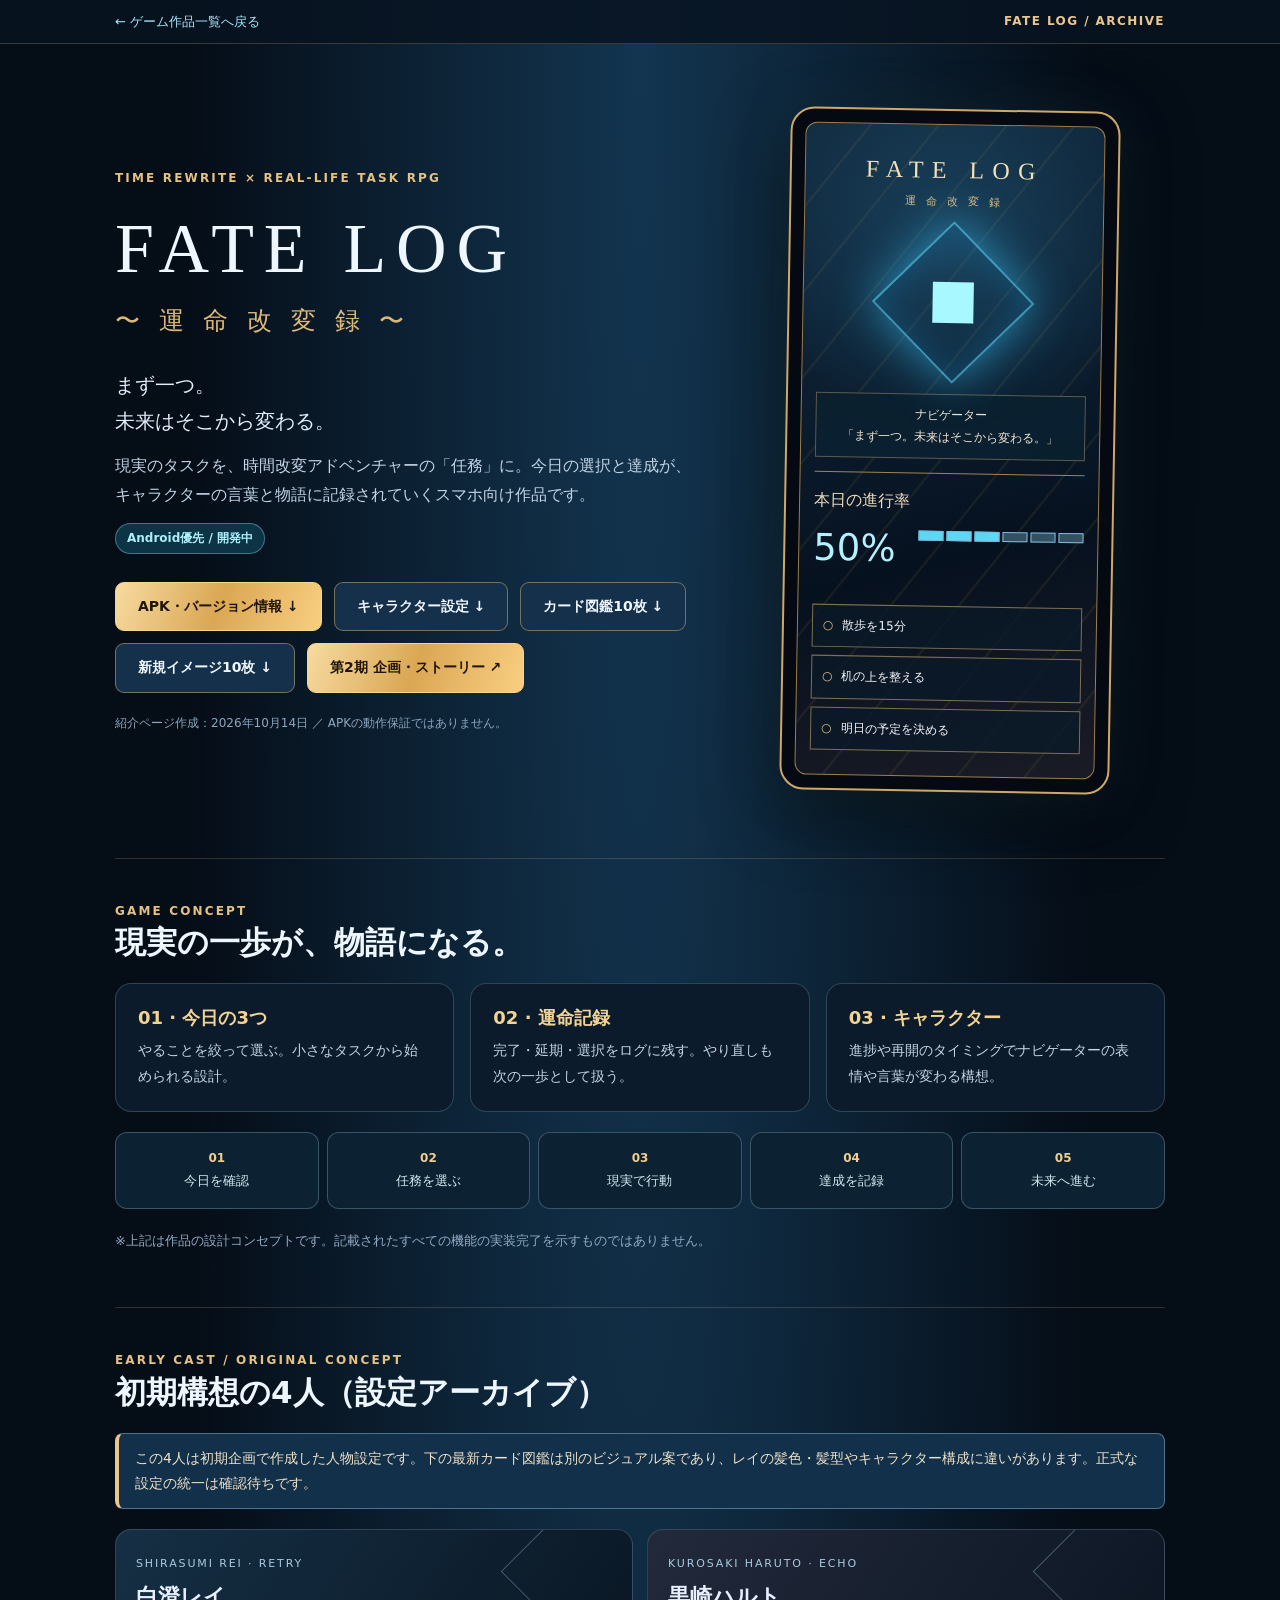
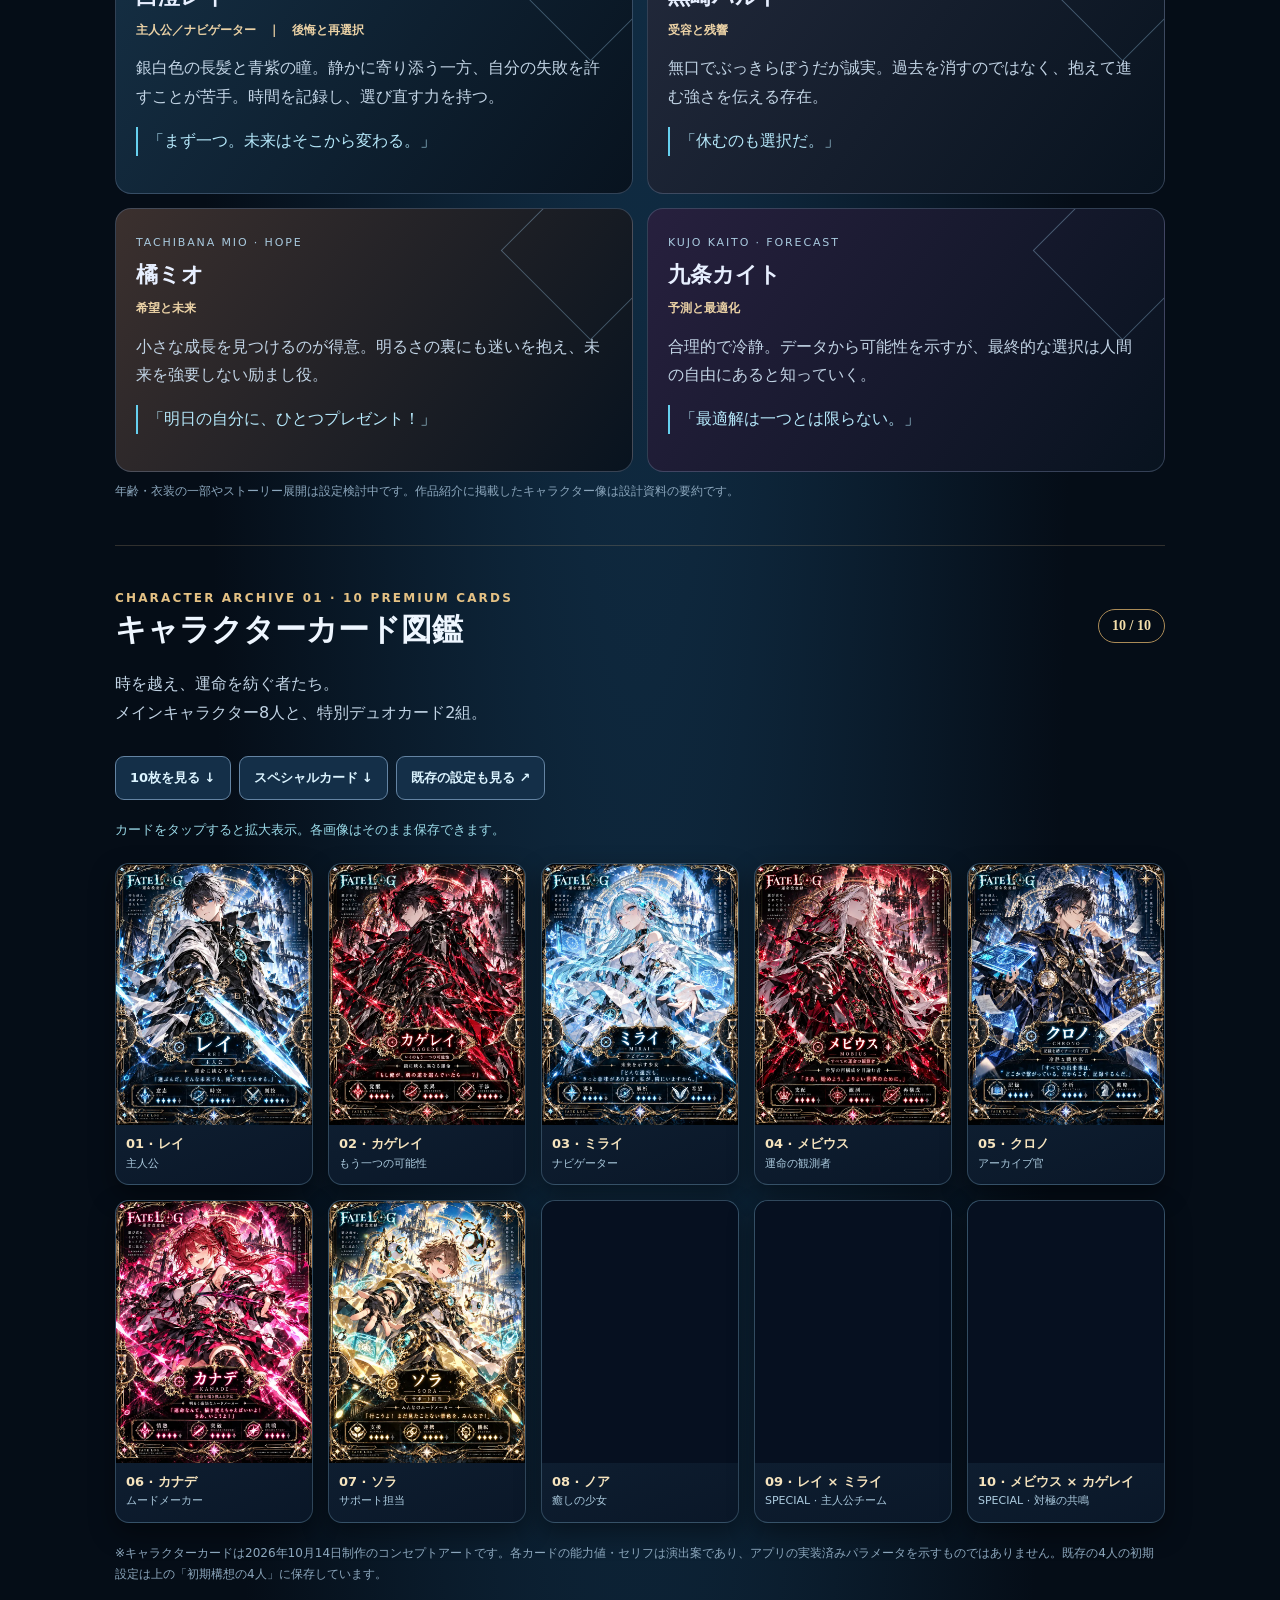
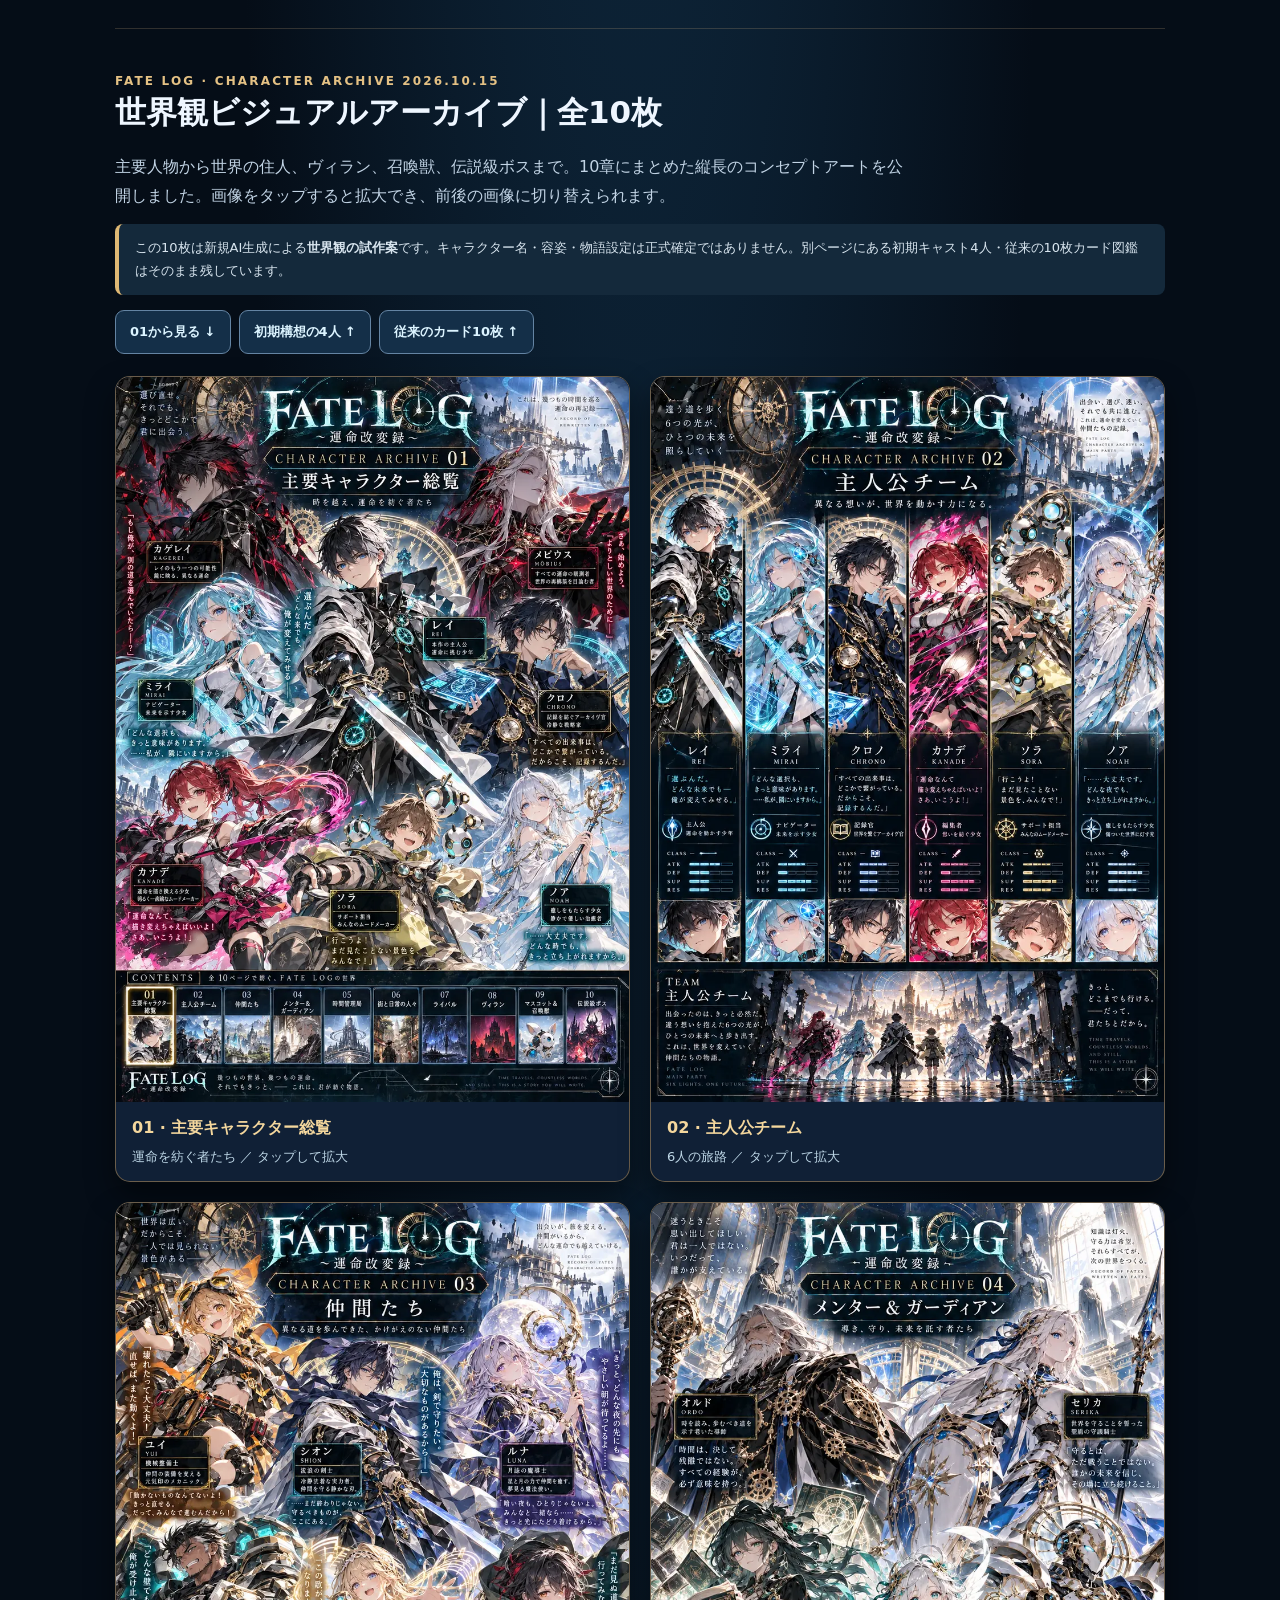
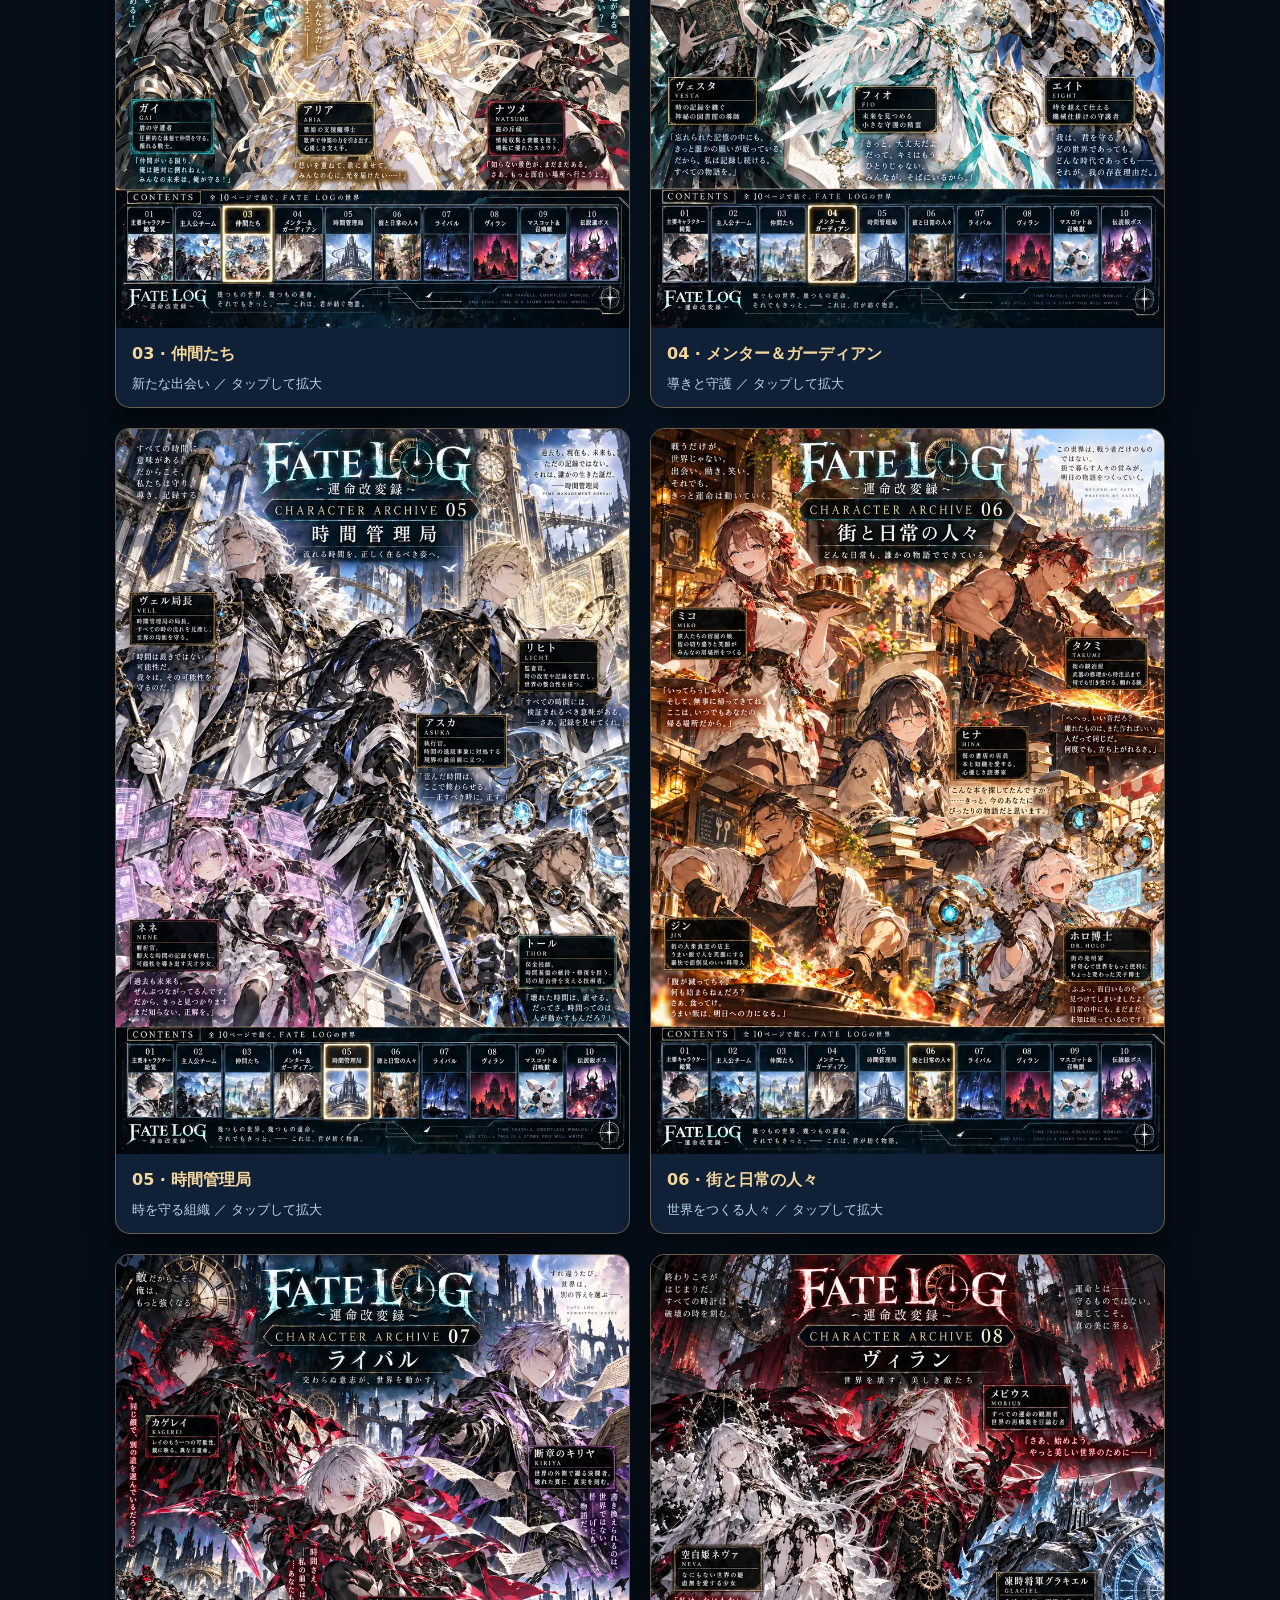
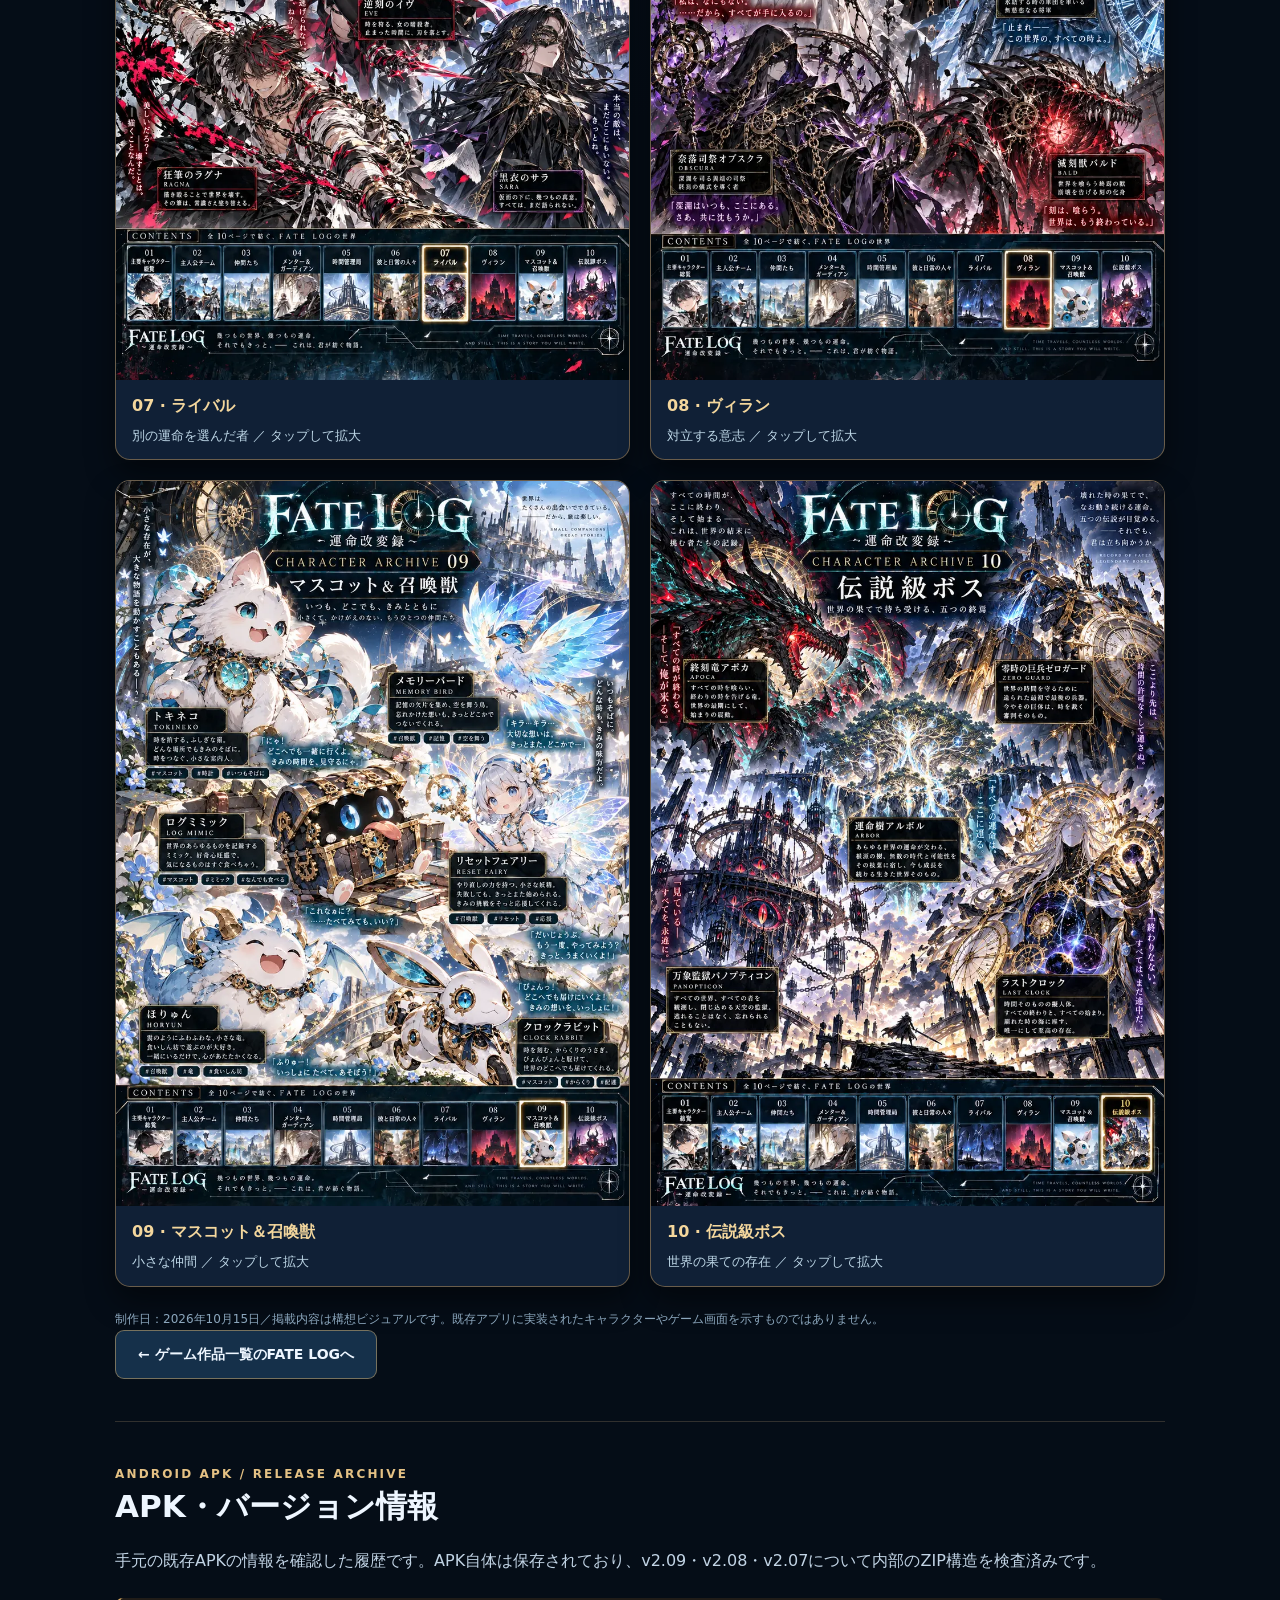
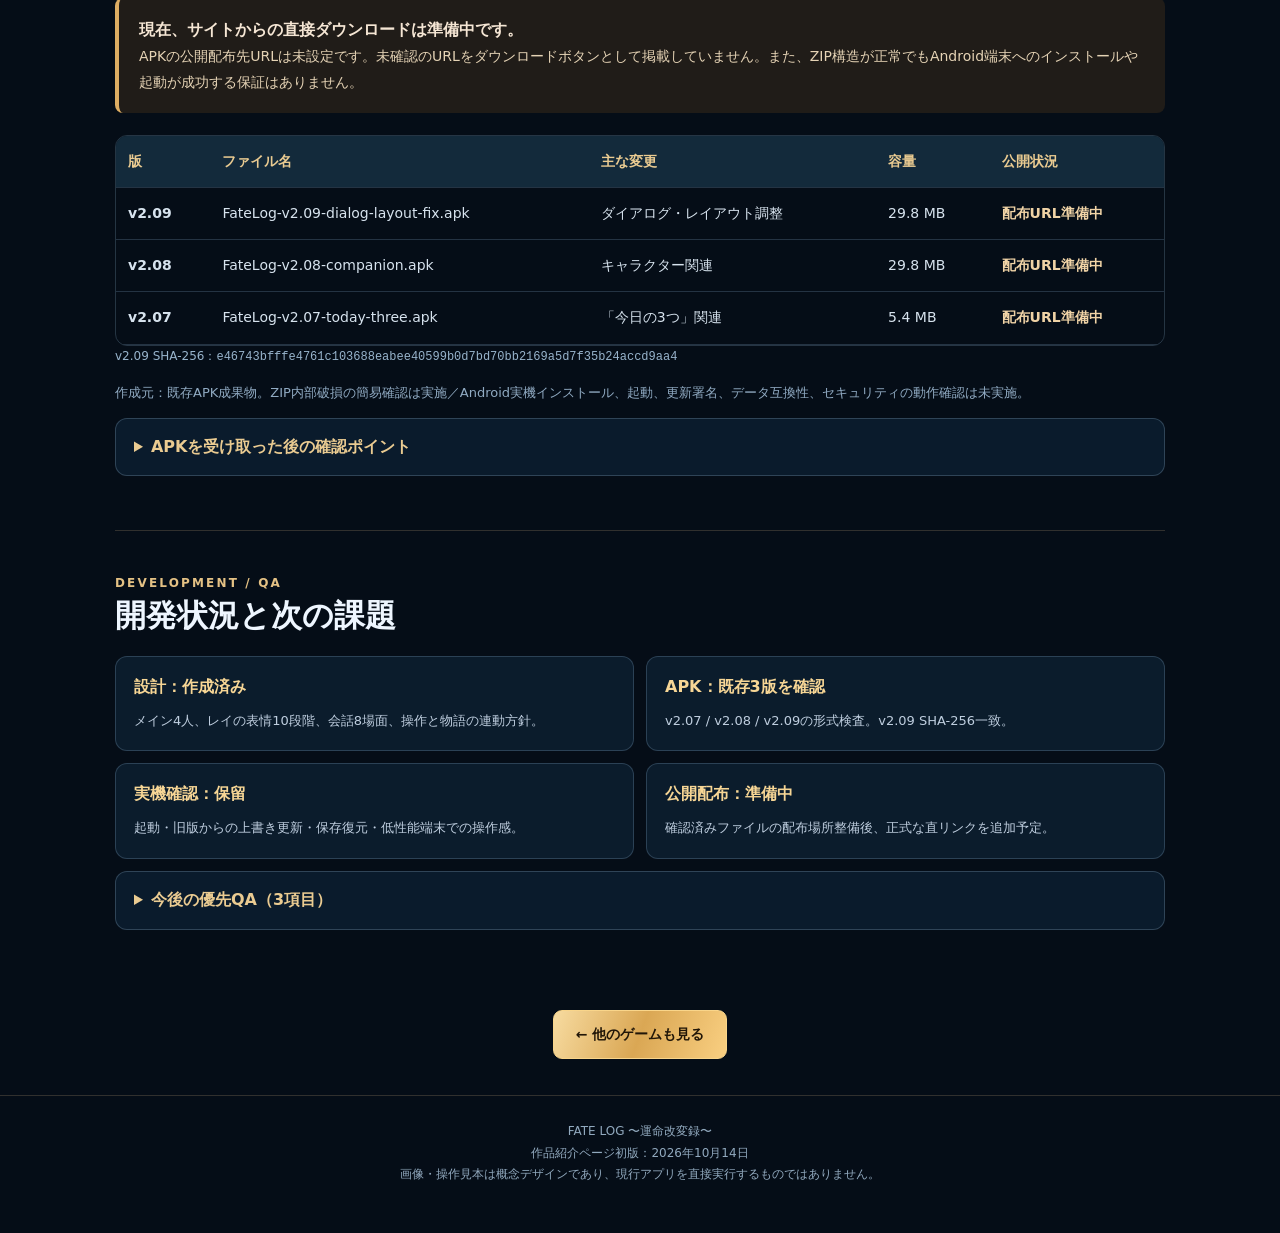
<file: fate-log/index.html>
<!doctype html>
<html lang="ja">
<head>
<meta charset="utf-8">
<meta name="viewport" content="width=device-width,initial-scale=1">
<meta name="theme-color" content="#07111e">
<meta name="description" content="FATE LOG〜運命改変録〜。今日の行動で明日の世界線を変える、時間改変ADV×現実タスクRPG。登場人物・遊び方・Android APKの版情報・開発状況を紹介。">
<title>🕰 FATE LOG 〜運命改変録〜｜作品紹介・APK情報</title>
<style>
:root{color-scheme:dark;font-family:system-ui,-apple-system,"Noto Sans JP",sans-serif;background:#050d17;color:#eef6ff}
*{box-sizing:border-box}html{scroll-behavior:smooth;scroll-padding-top:20px}body{margin:0;background:radial-gradient(ellipse at 50% 0,#133550 0,transparent 50%),#050d17;line-height:1.8}
a{color:#a6e7fa;text-underline-offset:4px}a:focus-visible,summary:focus-visible{outline:3px solid #92ecff;outline-offset:4px}
.wrap{width:min(1050px,calc(100% - 32px));margin:auto}
.top{border-bottom:1px solid #c9a86a42;background:#071321db}.top .wrap{display:flex;align-items:center;justify-content:space-between;gap:14px;padding:10px 0}.top a{font-size:13px;text-decoration:none}.top strong{font-size:12px;letter-spacing:.12em;color:#eac58e}
.eyebrow{display:block;color:#e4c184;font-size:12px;font-weight:800;letter-spacing:.18em}
h1,h2,h3{line-height:1.35}h1{font-family:Georgia,"Noto Serif JP",serif;font-size:clamp(37px,8vw,70px);letter-spacing:.14em;margin:12px 0 2px;font-weight:500}h2{font-size:clamp(23px,4vw,31px);margin:0 0 19px}h3{font-size:18px;margin:0 0 8px}
.subtitle{font-size:clamp(18px,3.5vw,25px);letter-spacing:.22em;color:#dcb779;margin:0 0 24px}
p{color:#c2d4e5;margin:0 0 13px}.lead{font-size:clamp(16px,2.6vw,20px);color:#e0edfa;max-width:49ch}
small,.muted{color:#91abc3;font-size:13px}.hero{padding:65px 0 65px;display:grid;grid-template-columns:minmax(0,1.1fr) minmax(230px,.82fr);align-items:center;gap:44px}.hero .buttons{display:flex;flex-wrap:wrap;gap:12px;margin:28px 0 20px}
.btn{display:inline-flex;align-items:center;justify-content:center;min-height:48px;padding:11px 22px;text-decoration:none;border-radius:9px;border:1px solid #dab47280;color:#eef6ff;font-weight:800;background:#15304a;font-size:14px}
.btn:hover{background:#224866}.btn.primary{color:#211608;background:linear-gradient(110deg,#f7dba0,#daa754,#f9cf81);border-color:#f9d58a}
.pill{display:inline-block;border:1px solid #87dff066;color:#adeffd;background:#0c3445;padding:4px 11px;border-radius:99px;font-size:12px;font-weight:700}
.screen{width:min(100%,330px);margin:auto;border-radius:24px;padding:13px;background:#050a12;border:2px solid #cfa868;box-shadow:0 5px 60px #58bce322,0 20px 70px #000d;transform:rotate(1deg)}
.screen-inner{min-height:490px;border:1px solid #9d7e4e;border-radius:12px;overflow:hidden;padding:24px 14px 16px;background:radial-gradient(circle at 50% 20%,#3079a15c,transparent 35%),repeating-linear-gradient(128deg,transparent 0 50px,#d7ae5420 51px,transparent 53px),linear-gradient(165deg,#122e44,#06111f 65%,#1a1b25)}
.screen-title{text-align:center;font-family:Georgia,serif;letter-spacing:.35em;font-size:24px;color:#f4e0b7}.screen-sub{text-align:center;color:#ddbb84;font-size:11px;letter-spacing:.3em}
.time-diamond{width:115px;height:115px;margin:33px auto 20px;border:2px solid #5bddff99;transform:rotate(45deg);box-shadow:0 0 45px #37c9ff90,inset 0 0 35px #1a9bdf4d;display:grid;place-items:center}
.time-diamond:before{content:"";display:block;width:58px;height:58px;background:#a8f8ff;box-shadow:0 0 24px #97e9ff,0 0 80px #71caff;clip-path:polygon(50% 0,100% 50%,50% 100%,0 50%)}
.screen-dialog{margin:34px 0 14px;padding:10px 12px;border:1px solid #b9a17275;background:#0a2030e8;text-align:center;color:#f2e5d1;font-size:12px}.screen-progress{border-top:1px solid #a4824d;padding:14px 0;color:#f0ddbb;display:flex;align-items:center;justify-content:space-between}.screen-progress strong{font-size:37px;color:#b4f1ff;font-weight:500}
.bars{display:flex;gap:3px}.bars i{height:10px;width:25px;background:#345162;border:1px solid #7dbad8}.bars i.on{background:#5dd8f4}
.demo-task{border:1px solid #c9a66c9c;background:#0a1a29cd;margin:8px 0;padding:10px;font-size:12px;color:#f5f6fc}.demo-task:before{content:"○";margin-right:9px;color:#e8c483}
.note{font-size:12px;color:#8ca7bd;margin:9px 0 0}
section.content{padding:42px 0;border-top:1px solid #bba1743d}
.features{display:grid;grid-template-columns:repeat(3,minmax(0,1fr));gap:16px}.panel{border:1px solid #68829a62;border-radius:16px;background:#0b1b2b;padding:22px}.panel h3{color:#f2d394}.panel p{margin:0;font-size:14px}
.characters{display:grid;grid-template-columns:repeat(2,minmax(0,1fr));gap:14px}.character{position:relative;overflow:hidden;border:1px solid #677b966b;border-radius:16px;background:linear-gradient(125deg,#152f44,#08131f);padding:24px 20px}
.character:before{content:"";position:absolute;right:-22px;top:-22px;width:125px;height:125px;border:1px solid #afdeff55;transform:rotate(45deg);pointer-events:none}
.character .code{font-size:11px;letter-spacing:.17em;color:#a9cadf}.character h3{color:#e7efff;font-size:22px;margin:8px 0}.character .tag{color:#ead1a5;font-size:12px;font-weight:700}.character .quote{color:#b5e8fa;border-left:2px solid #66d0ef;padding-left:10px;margin-top:15px}.character:nth-child(2){background:linear-gradient(125deg,#22293b,#08131f)}.character:nth-child(3){background:linear-gradient(125deg,#3b302e,#08131f)}.character:nth-child(4){background:linear-gradient(125deg,#27203e,#08131f)}
.flow{display:grid;grid-template-columns:repeat(5,1fr);gap:8px;counter-reset:steps;list-style:none;margin:20px 0;padding:0}.flow li{border:1px solid #7196a970;border-radius:12px;padding:15px 8px;text-align:center;font-size:13px;color:#d2e8ef;background:#0c2131}.flow li:before{counter-increment:steps;content:counter(steps,decimal-leading-zero);display:block;color:#f1cd90;font-size:12px;font-weight:800}
.details{border:1px solid #68829a66;background:#0a1b2c;border-radius:12px;margin:12px 0}.details summary{padding:14px 18px;cursor:pointer;font-weight:800;color:#eacb91}.details div{padding:0 18px 18px;font-size:14px;color:#c3d6e5}
table{width:100%;border-collapse:collapse;min-width:560px;text-align:left;font-size:14px}th,td{padding:13px 12px;border-bottom:1px solid #55708863;vertical-align:top}th{color:#eacb91;background:#132a3b}td{color:#d7e3ee}.table-scroll{overflow-x:auto;border:1px solid #50697e70;border-radius:12px}
.warn{padding:18px 20px;border-left:4px solid #ddad63;background:#3227199c;border-radius:8px;color:#f5e6d4;margin:22px 0}.warn p{margin:0;color:#e5d3b5;font-size:14px}.status{color:#f0d3a6;font-weight:800}
.mini-spec{display:grid;grid-template-columns:repeat(2,minmax(0,1fr));gap:12px}.mini-spec div{padding:16px 18px;border:1px solid #55708870;border-radius:12px;background:#0b1c2c}.mini-spec strong{display:block;color:#f7d695;margin-bottom:4px}.mini-spec span{font-size:13px;color:#bfcedf}
.release-foot{font-size:12px;color:#98b4cc;overflow-wrap:anywhere}
.bottom-link{text-align:center;margin:26px 0 36px}
footer{text-align:center;border-top:1px solid #bba1743d;color:#91a9be;font-size:12px;padding:25px 0 48px}
@media(max-width:720px){.hero{grid-template-columns:1fr;gap:26px;padding:34px 0 46px}.hero-copy{text-align:center}.hero .lead{margin-left:auto;margin-right:auto}.hero .buttons{justify-content:center}.screen{max-width:300px}.features{grid-template-columns:1fr}.characters{grid-template-columns:1fr}.flow{grid-template-columns:repeat(2,1fr)}.mini-spec{grid-template-columns:1fr}.character h3{font-size:20px}}
@media(prefers-reduced-motion:reduce){html{scroll-behavior:auto}.screen{transform:none}}

/* FATE LOG CHARACTER ARCHIVE 01 — responsive card gallery */
.card-section{scroll-margin-top:65px}.card-head{display:flex;justify-content:space-between;align-items:flex-start;gap:20px}.card-count{white-space:nowrap;font:700 14px Georgia,serif;color:#f5dfab;border:1px solid #ab8b57;padding:8px 13px;border-radius:99px}.card-jump{display:flex;flex-wrap:wrap;gap:8px;margin:15px 0 18px}.card-jump a{display:inline-flex;align-items:center;min-height:44px;padding:8px 14px;border-radius:9px;background:#142f48;border:1px solid #6484a3;color:#dcf4ff;text-decoration:none;font-size:13px;font-weight:700}.card-jump a:hover{border-color:#f7d595;background:#20405b}.card-help{color:#9bdbe9;font-size:13px}.card-gallery{display:grid;grid-template-columns:repeat(5,minmax(0,1fr));gap:15px;margin:22px 0 20px}.card-tile{display:block;min-width:0;text-decoration:none;border:1px solid #658aa367;border-radius:14px;background:linear-gradient(160deg,#162b40,#0a1728);overflow:hidden;box-shadow:0 10px 26px #0006;transition:transform .2s,border-color .2s,box-shadow .2s}.card-tile:hover,.card-tile:focus-visible{transform:translateY(-5px);border-color:#d9bf83;box-shadow:0 16px 30px #0009,0 0 22px #4facd638}.card-frame{display:block;aspect-ratio:3/4;background:#061020;overflow:hidden}.card-frame img{width:100%;height:100%;object-fit:cover;display:block}.card-label{padding:10px 10px 13px;display:grid;gap:3px}.card-label strong{font-size:13px;color:#f6e4be;line-height:1.35}.card-label small{color:#accbdf;line-height:1.4;font-size:11px}.card-lightbox{position:fixed;inset:0;width:min(94vw,850px);max-width:94vw;max-height:94vh;margin:auto;padding:12px;overflow:auto;border:1px solid #caa764;border-radius:12px;background:#091523;color:white;box-shadow:0 15px 80px #000e}.card-lightbox::backdrop{background:#010812ee;backdrop-filter:blur(5px)}.card-lightbox img{display:block;width:auto;max-width:100%;max-height:calc(94vh - 110px);height:auto;object-fit:contain;margin:0 auto}.lightbox-toolbar{display:flex;justify-content:space-between;align-items:center;gap:10px;margin-bottom:10px;font-size:14px;font-weight:700;color:#e8d1a2}.lightbox-toolbar button{background:#19324a;border:1px solid #8ab5d2;border-radius:8px;padding:8px 14px;color:white;cursor:pointer;min-height:44px}.card-lightbox>a{display:block;text-align:center;margin-top:10px;padding:8px;font-size:13px}.card-lightbox button:focus-visible,.card-tile:focus-visible,.card-jump a:focus-visible{outline:3px solid #9ee9ff;outline-offset:2px}@media(max-width:850px){.card-gallery{grid-template-columns:repeat(3,minmax(0,1fr))}}@media(max-width:560px){.card-gallery{grid-template-columns:repeat(2,minmax(0,1fr));gap:10px}.card-label{padding:9px}.card-label strong{font-size:12px}.card-head h2{font-size:24px}.card-count{font-size:12px;padding:6px 10px}}@media(prefers-reduced-motion:reduce){.card-tile{transition:none}.card-tile:hover,.card-tile:focus-visible{transform:none}}

/* Card QA fixes: document legacy visual differences, handle image errors, and phone safe areas */
.archive-note{padding:12px 16px;background:#12304a;border:1px solid #9ac5e273;border-left:4px solid #eac58e;border-radius:8px;color:#f1e2c8;font-size:14px;margin:0 0 20px}
.card-image-fallback{display:none}.card-tile.is-image-error .card-frame{display:grid;place-items:center;padding:15px;background:repeating-linear-gradient(135deg,#0d283f 0,#0d283f 14px,#173450 14px,#173450 28px)}.card-tile.is-image-error .card-frame img{display:none}.card-tile.is-image-error .card-image-fallback{display:block;text-align:center;line-height:1.7;font-size:14px;font-weight:700;color:#ffe2a6}
.card-lightbox [hidden]{display:none!important}.card-lightbox-error{border:1px solid #deb573;border-radius:9px;padding:14px;color:#ffdfa0;background:#2b231c;font-size:14px}.card-lightbox{max-height:94dvh}.card-lightbox img{max-height:calc(94dvh - 130px)}
#card-special{scroll-margin-top:22px}
@media(max-width:560px){.card-lightbox{width:calc(100vw - 16px);max-width:calc(100vw - 16px);padding:8px}.card-lightbox img{max-height:calc(100dvh - 145px)}.card-jump a{font-size:13px}.card-head{gap:8px}.card-count{flex:none}.archive-note{font-size:13px}}

/* NEW ART ARCHIVE 10 IMAGES · Concept gallery added 2026-10-15 */
#art-archive{scroll-margin-top:24px}
.art-archive-intro{max-width:78ch}
.art-list{display:grid;grid-template-columns:repeat(2,minmax(0,1fr));gap:20px;margin:22px 0}
.art-entry{margin:0;min-width:0;scroll-margin-top:22px}
.artwork-open{display:block;overflow:hidden;border:1px solid #b08d5b8f;border-radius:15px;background:#102036;text-decoration:none;color:#eef8ff;box-shadow:0 14px 30px #0007}
.artwork-open:focus-visible,.artwork-open:hover{outline:3px solid #9ee9ff;outline-offset:3px;border-color:#98dff4}
.artwork-open img{display:block;width:100%;height:auto;aspect-ratio:900/1272;object-fit:contain;background:#091324}
.artwork-info{display:grid;gap:3px;padding:12px 16px}
.artwork-info strong{color:#f4d79d;font-size:16px}.artwork-info small{color:#bed7e7;font-size:13px}
.art-archive-note{border-left:4px solid #dfb874;background:#14293b;padding:12px 16px;border-radius:8px;color:#d8e5ef;font-size:13px}
.art-modal{width:min(94vw,850px);max-width:94vw;max-height:95dvh;padding:12px;border:1px solid #d1ad6e;border-radius:12px;background:#081527;color:#fff;box-shadow:0 25px 90px #000e}
.art-modal::backdrop{background:#000d}
.art-modal-toolbar{display:flex;align-items:center;justify-content:space-between;gap:8px;flex-wrap:wrap;margin-bottom:9px}
.art-modal-toolbar strong{font-size:14px;color:#f6dcaa}
.art-modal-controls{display:flex;gap:7px}
.art-modal button{min-height:43px;padding:7px 12px;border-radius:8px;background:#193852;border:1px solid #9bc6de;color:#fff;cursor:pointer}
.art-modal img{display:block;width:auto;max-width:100%;max-height:calc(95dvh - 160px);height:auto;object-fit:contain;margin:auto}
.art-modal [hidden]{display:none!important}
.art-modal .art-view-file{display:block;text-align:center;font-size:13px;margin-top:10px}
.art-modal .art-load-error{padding:13px;color:#ffe1ac;border:1px solid #d6af72;border-radius:8px}
@media(max-width:560px){.art-list{grid-template-columns:1fr;gap:16px}.artwork-info{padding:12px}.art-modal{width:calc(100vw - 12px);max-width:calc(100vw - 12px);padding:8px}.art-modal img{max-height:calc(95dvh - 170px)}}
</style>
</head>
<body>
<nav class="top" aria-label="ページ移動"><div class="wrap"><a href="../">← ゲーム作品一覧へ戻る</a><strong>FATE LOG / ARCHIVE</strong></div></nav>
<main class="wrap">
<header class="hero">
<div class="hero-copy">
<span class="eyebrow">TIME REWRITE × REAL-LIFE TASK RPG</span>
<h1>FATE LOG</h1><p class="subtitle">〜 運 命 改 変 録 〜</p>
<p class="lead">まず一つ。<br>未来はそこから変わる。</p>
<p>現実のタスクを、時間改変アドベンチャーの「任務」に。今日の選択と達成が、キャラクターの言葉と物語に記録されていくスマホ向け作品です。</p>
<span class="pill">Android優先 / 開発中</span>
<div class="buttons"><a class="btn primary" href="#apk">APK・バージョン情報 ↓</a><a class="btn" href="#characters">キャラクター設定 ↓</a><a class="btn" href="#character-cards">カード図鑑10枚 ↓</a><a class="btn" href="#art-archive">新規イメージ10枚 ↓</a><a class="btn primary" href="season2/" aria-label="FATE LOG第2期の企画・ストーリー・新機能・改善一覧へ">第2期 企画・ストーリー ↗</a></div>
<p class="note">紹介ページ作成：<time datetime="2026-10-14">2026年10月14日</time> ／ APKの動作保証ではありません。</p>
</div>
<div class="screen" aria-label="FATE LOGの雰囲気を再現したデザイン見本。実機画面の画像ではありません。">
<div class="screen-inner"><div class="screen-title">FATE LOG</div><div class="screen-sub">運 命 改 変 録</div><div class="time-diamond" aria-hidden="true"></div>
<div class="screen-dialog">ナビゲーター<br>「まず一つ。未来はそこから変わる。」</div>
<div class="screen-progress"><span>本日の進行率<br><strong>50%</strong></span><div class="bars" aria-hidden="true"><i class="on"></i><i class="on"></i><i class="on"></i><i></i><i></i><i></i></div></div>
<div class="demo-task">散歩を15分</div><div class="demo-task">机の上を整える</div><div class="demo-task">明日の予定を決める</div>
</div></div>
</header>
<section class="content" id="about"><span class="eyebrow">GAME CONCEPT</span><h2>現実の一歩が、物語になる。</h2>
<div class="features">
<div class="panel"><h3>01 · 今日の3つ</h3><p>やることを絞って選ぶ。小さなタスクから始められる設計。</p></div>
<div class="panel"><h3>02 · 運命記録</h3><p>完了・延期・選択をログに残す。やり直しも次の一歩として扱う。</p></div>
<div class="panel"><h3>03 · キャラクター</h3><p>進捗や再開のタイミングでナビゲーターの表情や言葉が変わる構想。</p></div>
</div>
<ol class="flow"><li>今日を確認</li><li>任務を選ぶ</li><li>現実で行動</li><li>達成を記録</li><li>未来へ進む</li></ol>
<p class="muted">※上記は作品の設計コンセプトです。記載されたすべての機能の実装完了を示すものではありません。</p>
</section>
<section class="content" id="characters"><span class="eyebrow">EARLY CAST / ORIGINAL CONCEPT</span><h2>初期構想の4人（設定アーカイブ）</h2><p class="archive-note">この4人は初期企画で作成した人物設定です。下の最新カード図鑑は別のビジュアル案であり、レイの髪色・髪型やキャラクター構成に違いがあります。正式な設定の統一は確認待ちです。</p>
<div class="characters">
<article class="character"><div class="code">SHIRASUMI REI · RETRY</div><h3>白澄レイ</h3><p class="tag">主人公／ナビゲーター　｜　後悔と再選択</p><p>銀白色の長髪と青紫の瞳。静かに寄り添う一方、自分の失敗を許すことが苦手。時間を記録し、選び直す力を持つ。</p><p class="quote">「まず一つ。未来はそこから変わる。」</p></article>
<article class="character"><div class="code">KUROSAKI HARUTO · ECHO</div><h3>黒崎ハルト</h3><p class="tag">受容と残響</p><p>無口でぶっきらぼうだが誠実。過去を消すのではなく、抱えて進む強さを伝える存在。</p><p class="quote">「休むのも選択だ。」</p></article>
<article class="character"><div class="code">TACHIBANA MIO · HOPE</div><h3>橘ミオ</h3><p class="tag">希望と未来</p><p>小さな成長を見つけるのが得意。明るさの裏にも迷いを抱え、未来を強要しない励まし役。</p><p class="quote">「明日の自分に、ひとつプレゼント！」</p></article>
<article class="character"><div class="code">KUJO KAITO · FORECAST</div><h3>九条カイト</h3><p class="tag">予測と最適化</p><p>合理的で冷静。データから可能性を示すが、最終的な選択は人間の自由にあると知っていく。</p><p class="quote">「最適解は一つとは限らない。」</p></article>
</div><p class="note">年齢・衣装の一部やストーリー展開は設定検討中です。作品紹介に掲載したキャラクター像は設計資料の要約です。</p>
</section>

<section class="content card-section" id="character-cards" aria-labelledby="card-section-title">
<span class="eyebrow">CHARACTER ARCHIVE 01 · 10 PREMIUM CARDS</span>
<div class="card-head"><div><h2 id="card-section-title">キャラクターカード図鑑</h2><p>時を越え、運命を紡ぐ者たち。<br>メインキャラクター8人と、特別デュオカード2組。</p></div><span class="card-count">10 / 10</span></div>
<nav class="card-jump" aria-label="カードへ移動"><a href="#cards-grid">10枚を見る ↓</a><a href="#card-special">スペシャルカード ↓</a><a href="#characters">既存の設定も見る ↗</a></nav>
<p class="card-help">カードをタップすると拡大表示。各画像はそのまま保存できます。</p>
<div class="card-gallery" id="cards-grid">
<a class="card-tile" href="./assets/cards/01-rei.webp" data-card-name="レイ" aria-label="レイのカードを拡大する">
  <span class="card-frame"><img src="./assets/cards/01-rei.webp" alt="FATE LOGキャラクターカード レイ" loading="lazy" decoding="async" width="756" height="1008"><span class="card-image-fallback" aria-hidden="true">画像の読み込みに失敗しました。タップして画像を確認 ↗</span></span>
  <span class="card-label"><strong>01 · レイ</strong><small>主人公</small></span>
</a>
<a class="card-tile" href="./assets/cards/02-kagerei.webp" data-card-name="カゲレイ" aria-label="カゲレイのカードを拡大する">
  <span class="card-frame"><img src="./assets/cards/02-kagerei.webp" alt="FATE LOGキャラクターカード カゲレイ" loading="lazy" decoding="async" width="756" height="1008"><span class="card-image-fallback" aria-hidden="true">画像の読み込みに失敗しました。タップして画像を確認 ↗</span></span>
  <span class="card-label"><strong>02 · カゲレイ</strong><small>もう一つの可能性</small></span>
</a>
<a class="card-tile" href="./assets/cards/03-mirai.webp" data-card-name="ミライ" aria-label="ミライのカードを拡大する">
  <span class="card-frame"><img src="./assets/cards/03-mirai.webp" alt="FATE LOGキャラクターカード ミライ" loading="lazy" decoding="async" width="756" height="1008"><span class="card-image-fallback" aria-hidden="true">画像の読み込みに失敗しました。タップして画像を確認 ↗</span></span>
  <span class="card-label"><strong>03 · ミライ</strong><small>ナビゲーター</small></span>
</a>
<a class="card-tile" href="./assets/cards/04-mobius.webp" data-card-name="メビウス" aria-label="メビウスのカードを拡大する">
  <span class="card-frame"><img src="./assets/cards/04-mobius.webp" alt="FATE LOGキャラクターカード メビウス" loading="lazy" decoding="async" width="756" height="1008"><span class="card-image-fallback" aria-hidden="true">画像の読み込みに失敗しました。タップして画像を確認 ↗</span></span>
  <span class="card-label"><strong>04 · メビウス</strong><small>運命の観測者</small></span>
</a>
<a class="card-tile" href="./assets/cards/05-chrono.webp" data-card-name="クロノ" aria-label="クロノのカードを拡大する">
  <span class="card-frame"><img src="./assets/cards/05-chrono.webp" alt="FATE LOGキャラクターカード クロノ" loading="lazy" decoding="async" width="756" height="1008"><span class="card-image-fallback" aria-hidden="true">画像の読み込みに失敗しました。タップして画像を確認 ↗</span></span>
  <span class="card-label"><strong>05 · クロノ</strong><small>アーカイブ官</small></span>
</a>
<a class="card-tile" href="./assets/cards/06-kanade.webp" data-card-name="カナデ" aria-label="カナデのカードを拡大する">
  <span class="card-frame"><img src="./assets/cards/06-kanade.webp" alt="FATE LOGキャラクターカード カナデ" loading="lazy" decoding="async" width="756" height="1008"><span class="card-image-fallback" aria-hidden="true">画像の読み込みに失敗しました。タップして画像を確認 ↗</span></span>
  <span class="card-label"><strong>06 · カナデ</strong><small>ムードメーカー</small></span>
</a>
<a class="card-tile" href="./assets/cards/07-sora.webp" data-card-name="ソラ" aria-label="ソラのカードを拡大する">
  <span class="card-frame"><img src="./assets/cards/07-sora.webp" alt="FATE LOGキャラクターカード ソラ" loading="lazy" decoding="async" width="756" height="1008"><span class="card-image-fallback" aria-hidden="true">画像の読み込みに失敗しました。タップして画像を確認 ↗</span></span>
  <span class="card-label"><strong>07 · ソラ</strong><small>サポート担当</small></span>
</a>
<a class="card-tile" href="./assets/cards/08-noah.webp" data-card-name="ノア" aria-label="ノアのカードを拡大する">
  <span class="card-frame"><img src="./assets/cards/08-noah.webp" alt="FATE LOGキャラクターカード ノア" loading="lazy" decoding="async" width="756" height="1008"><span class="card-image-fallback" aria-hidden="true">画像の読み込みに失敗しました。タップして画像を確認 ↗</span></span>
  <span class="card-label"><strong>08 · ノア</strong><small>癒しの少女</small></span>
</a>
<a class="card-tile" href="./assets/cards/09-rei-mirai.webp" data-card-name="レイ × ミライ" aria-label="レイ × ミライのカードを拡大する" id="card-special">
  <span class="card-frame"><img src="./assets/cards/09-rei-mirai.webp" alt="FATE LOGキャラクターカード レイ × ミライ" loading="lazy" decoding="async" width="756" height="1008"><span class="card-image-fallback" aria-hidden="true">画像の読み込みに失敗しました。タップして画像を確認 ↗</span></span>
  <span class="card-label"><strong>09 · レイ × ミライ</strong><small>SPECIAL · 主人公チーム</small></span>
</a>
<a class="card-tile" href="./assets/cards/10-mobius-kagerei.webp" data-card-name="メビウス × カゲレイ" aria-label="メビウス × カゲレイのカードを拡大する">
  <span class="card-frame"><img src="./assets/cards/10-mobius-kagerei.webp" alt="FATE LOGキャラクターカード メビウス × カゲレイ" loading="lazy" decoding="async" width="756" height="1008"><span class="card-image-fallback" aria-hidden="true">画像の読み込みに失敗しました。タップして画像を確認 ↗</span></span>
  <span class="card-label"><strong>10 · メビウス × カゲレイ</strong><small>SPECIAL · 対極の共鳴</small></span>
</a>
</div>
<p class="note">※キャラクターカードは2026年10月14日制作のコンセプトアートです。各カードの能力値・セリフは演出案であり、アプリの実装済みパラメータを示すものではありません。既存の4人の初期設定は上の「初期構想の4人」に保存しています。</p>
</section>
<dialog id="card-lightbox" class="card-lightbox" aria-labelledby="card-lightbox-title"><div class="lightbox-toolbar"><span id="card-lightbox-title">カード拡大表示</span><button type="button" id="card-lightbox-close" aria-label="拡大表示を閉じる">× 閉じる</button></div><img id="card-lightbox-image" alt="" hidden><p id="card-lightbox-error" class="card-lightbox-error" role="status" hidden>画像を表示できませんでした。画像リンクを別タブで確認するか、ページを再読み込みしてください。</p><a id="card-lightbox-link" href="#" target="_blank" rel="noopener">画像を開いて保存 ↗</a></dialog>

<section class="content art-archive-section" id="art-archive" aria-labelledby="art-title">
<span class="eyebrow">FATE LOG · CHARACTER ARCHIVE 2026.10.15</span>
<h2 id="art-title">世界観ビジュアルアーカイブ｜全10枚</h2>
<p class="art-archive-intro">主要人物から世界の住人、ヴィラン、召喚獣、伝説級ボスまで。10章にまとめた縦長のコンセプトアートを公開しました。画像をタップすると拡大でき、前後の画像に切り替えられます。</p>
<p class="art-archive-note">この10枚は新規AI生成による<strong>世界観の試作案</strong>です。キャラクター名・容姿・物語設定は正式確定ではありません。別ページにある初期キャスト4人・従来の10枚カード図鑑はそのまま残しています。</p>
<div class="card-jump" aria-label="アーカイブ内の移動"><a href="#art-archive-01">01から見る ↓</a><a href="#characters">初期構想の4人 ↑</a><a href="#character-cards">従来のカード10枚 ↑</a></div>
<div class="art-list">
<figure class="art-entry" id="art-archive-01">
<a class="artwork-open" href="./assets/archive/archive-01.webp" data-artwork-title="01 · 主要キャラクター総覧" aria-label="01 主要キャラクター総覧のコンセプトアートを拡大">
<img src="./assets/archive/archive-01.webp" alt="FATE LOGビジュアルアーカイブ01：主要キャラクター総覧。運命を紡ぐ者たちを表現したオリジナルのイメージ" loading="lazy" decoding="async" width="900" height="1272">
<span class="artwork-info"><strong>01 · 主要キャラクター総覧</strong><small>運命を紡ぐ者たち ／ タップして拡大</small></span></a>
</figure>

<figure class="art-entry" id="art-archive-02">
<a class="artwork-open" href="./assets/archive/archive-02.webp" data-artwork-title="02 · 主人公チーム" aria-label="02 主人公チームのコンセプトアートを拡大">
<img src="./assets/archive/archive-02.webp" alt="FATE LOGビジュアルアーカイブ02：主人公チーム。6人の旅路を表現したオリジナルのイメージ" loading="lazy" decoding="async" width="900" height="1272">
<span class="artwork-info"><strong>02 · 主人公チーム</strong><small>6人の旅路 ／ タップして拡大</small></span></a>
</figure>

<figure class="art-entry" id="art-archive-03">
<a class="artwork-open" href="./assets/archive/archive-03.webp" data-artwork-title="03 · 仲間たち" aria-label="03 仲間たちのコンセプトアートを拡大">
<img src="./assets/archive/archive-03.webp" alt="FATE LOGビジュアルアーカイブ03：仲間たち。新たな出会いを表現したオリジナルのイメージ" loading="lazy" decoding="async" width="900" height="1272">
<span class="artwork-info"><strong>03 · 仲間たち</strong><small>新たな出会い ／ タップして拡大</small></span></a>
</figure>

<figure class="art-entry" id="art-archive-04">
<a class="artwork-open" href="./assets/archive/archive-04.webp" data-artwork-title="04 · メンター＆ガーディアン" aria-label="04 メンター＆ガーディアンのコンセプトアートを拡大">
<img src="./assets/archive/archive-04.webp" alt="FATE LOGビジュアルアーカイブ04：メンター＆ガーディアン。導きと守護を表現したオリジナルのイメージ" loading="lazy" decoding="async" width="900" height="1272">
<span class="artwork-info"><strong>04 · メンター＆ガーディアン</strong><small>導きと守護 ／ タップして拡大</small></span></a>
</figure>

<figure class="art-entry" id="art-archive-05">
<a class="artwork-open" href="./assets/archive/archive-05.webp" data-artwork-title="05 · 時間管理局" aria-label="05 時間管理局のコンセプトアートを拡大">
<img src="./assets/archive/archive-05.webp" alt="FATE LOGビジュアルアーカイブ05：時間管理局。時を守る組織を表現したオリジナルのイメージ" loading="lazy" decoding="async" width="900" height="1272">
<span class="artwork-info"><strong>05 · 時間管理局</strong><small>時を守る組織 ／ タップして拡大</small></span></a>
</figure>

<figure class="art-entry" id="art-archive-06">
<a class="artwork-open" href="./assets/archive/archive-06.webp" data-artwork-title="06 · 街と日常の人々" aria-label="06 街と日常の人々のコンセプトアートを拡大">
<img src="./assets/archive/archive-06.webp" alt="FATE LOGビジュアルアーカイブ06：街と日常の人々。世界をつくる人々を表現したオリジナルのイメージ" loading="lazy" decoding="async" width="900" height="1272">
<span class="artwork-info"><strong>06 · 街と日常の人々</strong><small>世界をつくる人々 ／ タップして拡大</small></span></a>
</figure>

<figure class="art-entry" id="art-archive-07">
<a class="artwork-open" href="./assets/archive/archive-07.webp" data-artwork-title="07 · ライバル" aria-label="07 ライバルのコンセプトアートを拡大">
<img src="./assets/archive/archive-07.webp" alt="FATE LOGビジュアルアーカイブ07：ライバル。別の運命を選んだ者を表現したオリジナルのイメージ" loading="lazy" decoding="async" width="900" height="1272">
<span class="artwork-info"><strong>07 · ライバル</strong><small>別の運命を選んだ者 ／ タップして拡大</small></span></a>
</figure>

<figure class="art-entry" id="art-archive-08">
<a class="artwork-open" href="./assets/archive/archive-08.webp" data-artwork-title="08 · ヴィラン" aria-label="08 ヴィランのコンセプトアートを拡大">
<img src="./assets/archive/archive-08.webp" alt="FATE LOGビジュアルアーカイブ08：ヴィラン。対立する意志を表現したオリジナルのイメージ" loading="lazy" decoding="async" width="900" height="1272">
<span class="artwork-info"><strong>08 · ヴィラン</strong><small>対立する意志 ／ タップして拡大</small></span></a>
</figure>

<figure class="art-entry" id="art-archive-09">
<a class="artwork-open" href="./assets/archive/archive-09.webp" data-artwork-title="09 · マスコット＆召喚獣" aria-label="09 マスコット＆召喚獣のコンセプトアートを拡大">
<img src="./assets/archive/archive-09.webp" alt="FATE LOGビジュアルアーカイブ09：マスコット＆召喚獣。小さな仲間を表現したオリジナルのイメージ" loading="lazy" decoding="async" width="900" height="1272">
<span class="artwork-info"><strong>09 · マスコット＆召喚獣</strong><small>小さな仲間 ／ タップして拡大</small></span></a>
</figure>

<figure class="art-entry" id="art-archive-10">
<a class="artwork-open" href="./assets/archive/archive-10.webp" data-artwork-title="10 · 伝説級ボス" aria-label="10 伝説級ボスのコンセプトアートを拡大">
<img src="./assets/archive/archive-10.webp" alt="FATE LOGビジュアルアーカイブ10：伝説級ボス。世界の果ての存在を表現したオリジナルのイメージ" loading="lazy" decoding="async" width="900" height="1272">
<span class="artwork-info"><strong>10 · 伝説級ボス</strong><small>世界の果ての存在 ／ タップして拡大</small></span></a>
</figure>
</div>
<p class="note">制作日：2026年10月15日／掲載内容は構想ビジュアルです。既存アプリに実装されたキャラクターやゲーム画面を示すものではありません。</p>
<a class="btn" href="../#fate-log">← ゲーム作品一覧のFATE LOGへ</a>
</section>
<dialog id="art-modal" class="art-modal" aria-label="ビジュアルアーカイブの拡大表示">
<div class="art-modal-toolbar"><strong id="art-modal-title">画像を拡大</strong><div class="art-modal-controls"><button id="art-prev" type="button" aria-label="前の画像">← 前へ</button><button id="art-next" type="button" aria-label="次の画像">次へ →</button><button id="art-close" type="button" aria-label="閉じる">× 閉じる</button></div></div>
<img id="art-modal-image" alt="" hidden>
<p id="art-modal-error" class="art-load-error" role="status" hidden>画像を読み込めませんでした。直接画像を開くリンクをご利用ください。</p>
<a class="art-view-file" id="art-modal-file" href="#" target="_blank" rel="noopener noreferrer">画像を直接開く ↗</a>
</dialog>
<section class="content" id="apk"><span class="eyebrow">ANDROID APK / RELEASE ARCHIVE</span><h2>APK・バージョン情報</h2>
<p>手元の既存APKの情報を確認した履歴です。APK自体は保存されており、v2.09・v2.08・v2.07について内部のZIP構造を検査済みです。</p>
<div class="warn"><strong>現在、サイトからの直接ダウンロードは準備中です。</strong><p>APKの公開配布先URLは未設定です。未確認のURLをダウンロードボタンとして掲載していません。また、ZIP構造が正常でもAndroid端末へのインストールや起動が成功する保証はありません。</p></div>
<div class="table-scroll"><table><thead><tr><th scope="col">版</th><th scope="col">ファイル名</th><th scope="col">主な変更</th><th scope="col">容量</th><th scope="col">公開状況</th></tr></thead>
<tbody>
<tr><td><strong>v2.09</strong></td><td>FateLog-v2.09-dialog-layout-fix.apk</td><td>ダイアログ・レイアウト調整</td><td>29.8 MB</td><td class="status">配布URL準備中</td></tr>
<tr><td><strong>v2.08</strong></td><td>FateLog-v2.08-companion.apk</td><td>キャラクター関連</td><td>29.8 MB</td><td class="status">配布URL準備中</td></tr>
<tr><td><strong>v2.07</strong></td><td>FateLog-v2.07-today-three.apk</td><td>「今日の3つ」関連</td><td>5.4 MB</td><td class="status">配布URL準備中</td></tr>
</tbody></table></div>
<p class="release-foot">v2.09 SHA-256：<code>e46743bfffe4761c103688eabee40599b0d7bd70bb2169a5d7f35b24accd9aa4</code></p>
<p class="muted">作成元：既存APK成果物。ZIP内部破損の簡易確認は実施／Android実機インストール、起動、更新署名、データ互換性、セキュリティの動作確認は未実施。</p>
<details class="details"><summary>APKを受け取った後の確認ポイント</summary><div>配布元を確認し、必要ならSHA-256を照合してください。既存アプリがある場合は先にデータのバックアップを取得してください。上書き更新時はアプリIDと署名の一致が必要です。インストール後は起動・トップ画面遷移・タスク保存・再起動後の復元を確認してください。</div></details>
</section>
<section class="content" id="dev"><span class="eyebrow">DEVELOPMENT / QA</span><h2>開発状況と次の課題</h2>
<div class="mini-spec">
<div><strong>設計：作成済み</strong><span>メイン4人、レイの表情10段階、会話8場面、操作と物語の連動方針。</span></div>
<div><strong>APK：既存3版を確認</strong><span>v2.07 / v2.08 / v2.09の形式検査。v2.09 SHA-256一致。</span></div>
<div><strong>実機確認：保留</strong><span>起動・旧版からの上書き更新・保存復元・低性能端末での操作感。</span></div>
<div><strong>公開配布：準備中</strong><span>確認済みファイルの配布場所整備後、正式な直リンクを追加予定。</span></div>
</div>
<details class="details"><summary>今後の優先QA（3項目）</summary><div>① 現行APKのアプリID・署名が旧版と一致するか。② インストールからタイトル→ホーム→タスク保存まで実機で動くか。③ 画面サイズ・文字倍率・表情演出・通知・オフライン復元に問題がないか。</div></details>
</section>
<div class="bottom-link"><a class="btn primary" href="../">← 他のゲームも見る</a></div>
</main>
<footer>FATE LOG 〜運命改変録〜<br>作品紹介ページ初版：<time datetime="2026-10-14">2026年10月14日</time><br>画像・操作見本は概念デザインであり、現行アプリを直接実行するものではありません。</footer>

<script>
(()=>{
const dlg=document.getElementById('card-lightbox');
if(!dlg || typeof dlg.showModal!=='function')return;
const im=document.getElementById('card-lightbox-image');
const name=document.getElementById('card-lightbox-title');
const link=document.getElementById('card-lightbox-link');
const close=document.getElementById('card-lightbox-close');
const error=document.getElementById('card-lightbox-error');
let lastFocus=null;
document.querySelectorAll('.card-tile').forEach(a=>{
const preview=a.querySelector('img');
if(preview){
  preview.addEventListener('error',()=>a.classList.add('is-image-error'));
  preview.addEventListener('load',()=>a.classList.remove('is-image-error'));
  if(preview.complete && !preview.naturalWidth)a.classList.add('is-image-error');
}
a.addEventListener('click',e=>{
  if(a.classList.contains('is-image-error'))return; // Open original image directly on preview failure.
  if(dlg.open)return;
  e.preventDefault();lastFocus=a;
  const label=a.dataset.cardName||'カード';
  name.textContent=label;link.href=a.href;im.alt='FATE LOG '+label+' の拡大カード';
  im.hidden=true;error.hidden=true;
  dlg.showModal();
  im.src=a.href;
});
});
im.addEventListener('load',()=>{im.hidden=false;error.hidden=true;});
im.addEventListener('error',()=>{im.hidden=true;error.hidden=false;});
close.addEventListener('click',()=>dlg.close());
dlg.addEventListener('click',e=>{if(e.target===dlg)dlg.close();});
dlg.addEventListener('close',()=>{im.removeAttribute('src');im.hidden=true;error.hidden=true;if(lastFocus)lastFocus.focus();});
})();
</script>

<script>
(()=>{
const links=[...document.querySelectorAll('.artwork-open')];
const modal=document.getElementById('art-modal');
if(!links.length||!modal||typeof modal.showModal!=='function')return;
const photo=document.getElementById('art-modal-image');
const title=document.getElementById('art-modal-title');
const file=document.getElementById('art-modal-file');
const error=document.getElementById('art-modal-error');
let index=0,focusOrigin=null;
const show=(n)=>{
  index=(n+links.length)%links.length;
  const link=links[index],label=link.dataset.artworkTitle||'FATE LOG';
  title.textContent=label;photo.alt=label+'の拡大ビジュアル';
  photo.hidden=true;error.hidden=true;file.href=link.href;photo.src=link.href;
};
links.forEach((a,i)=>a.addEventListener('click',e=>{
  e.preventDefault();focusOrigin=a;show(i);if(!modal.open)modal.showModal();
}));
document.getElementById('art-prev').addEventListener('click',()=>show(index-1));
document.getElementById('art-next').addEventListener('click',()=>show(index+1));
document.getElementById('art-close').addEventListener('click',()=>modal.close());
photo.addEventListener('load',()=>{photo.hidden=false;error.hidden=true;});
photo.addEventListener('error',()=>{photo.hidden=true;error.hidden=false;});
modal.addEventListener('click',e=>{if(e.target===modal)modal.close();});
document.addEventListener('keydown',e=>{
 if(!modal.open)return;
 if(e.key==='ArrowLeft'){e.preventDefault();show(index-1);}
 if(e.key==='ArrowRight'){e.preventDefault();show(index+1);}
});
modal.addEventListener('close',()=>{photo.removeAttribute('src');photo.hidden=true;error.hidden=true;if(focusOrigin)focusOrigin.focus();});
})();
</script>
</body></html>
</file>
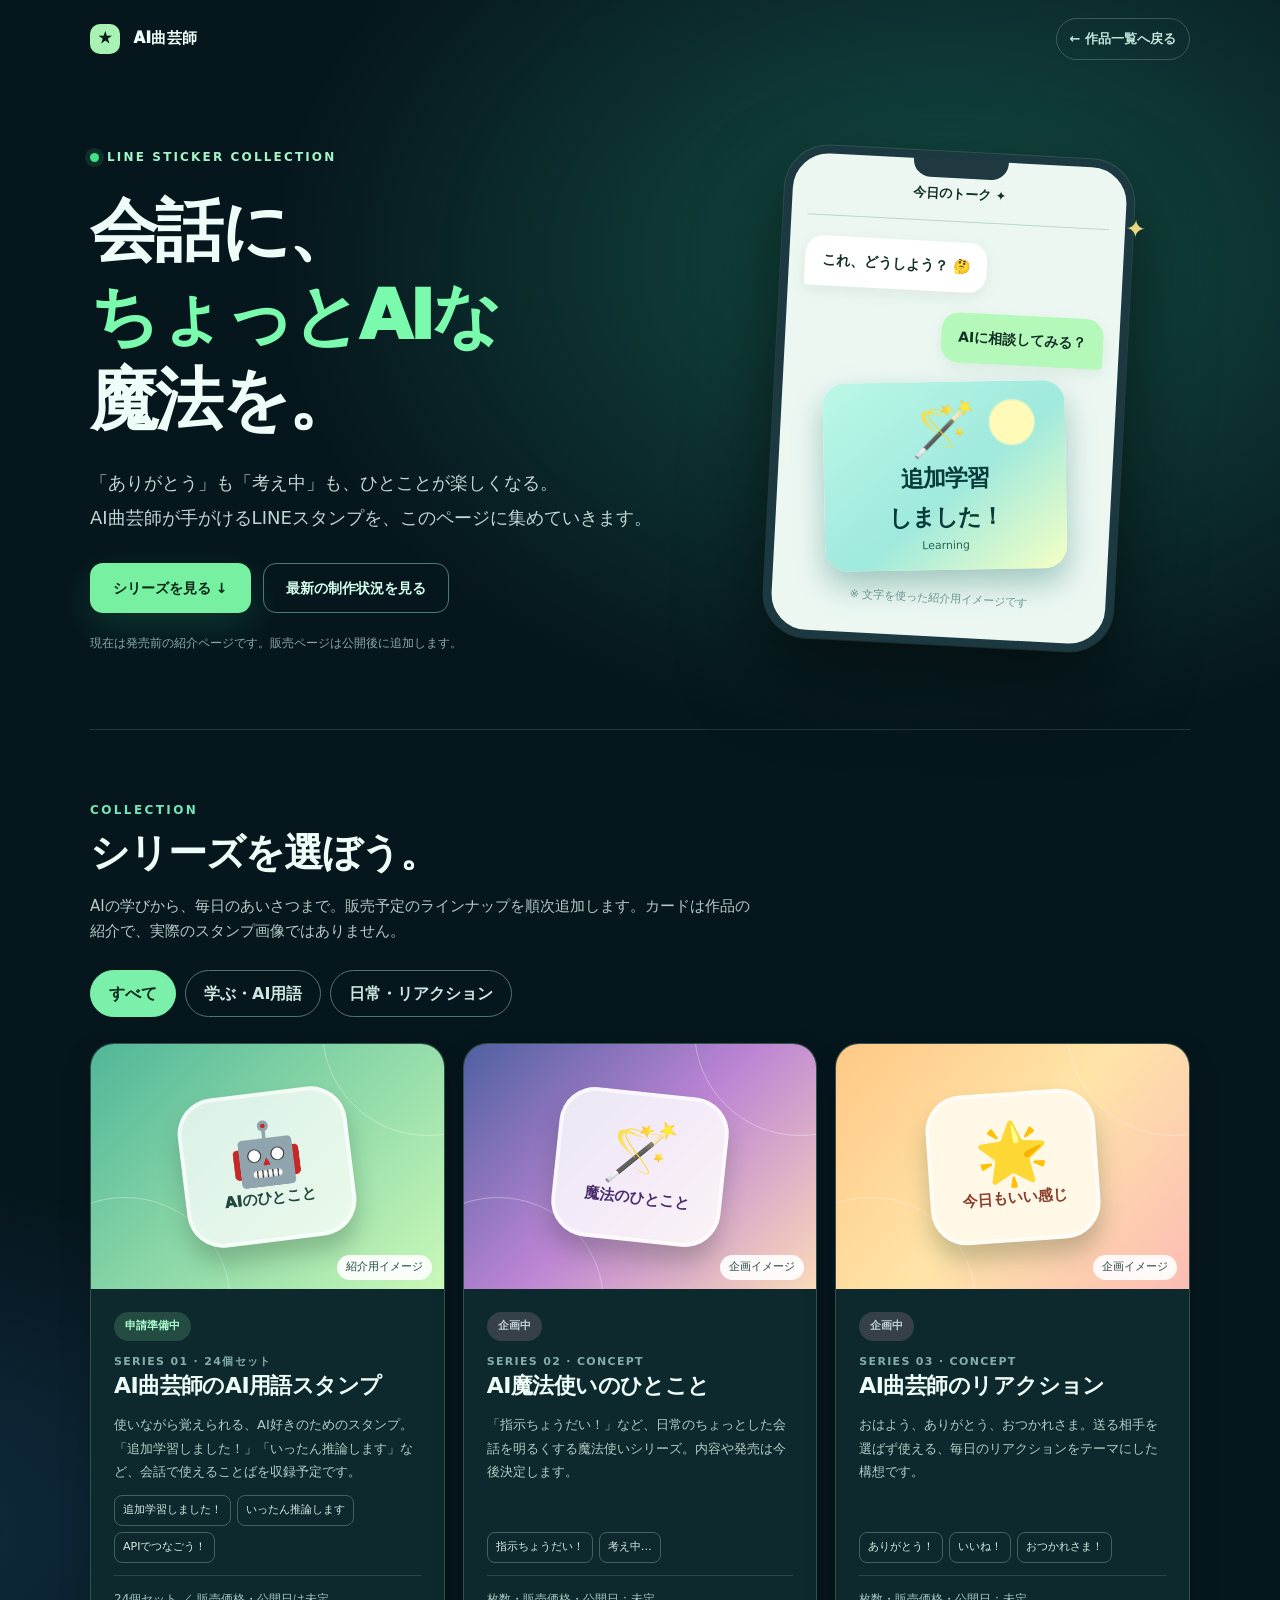
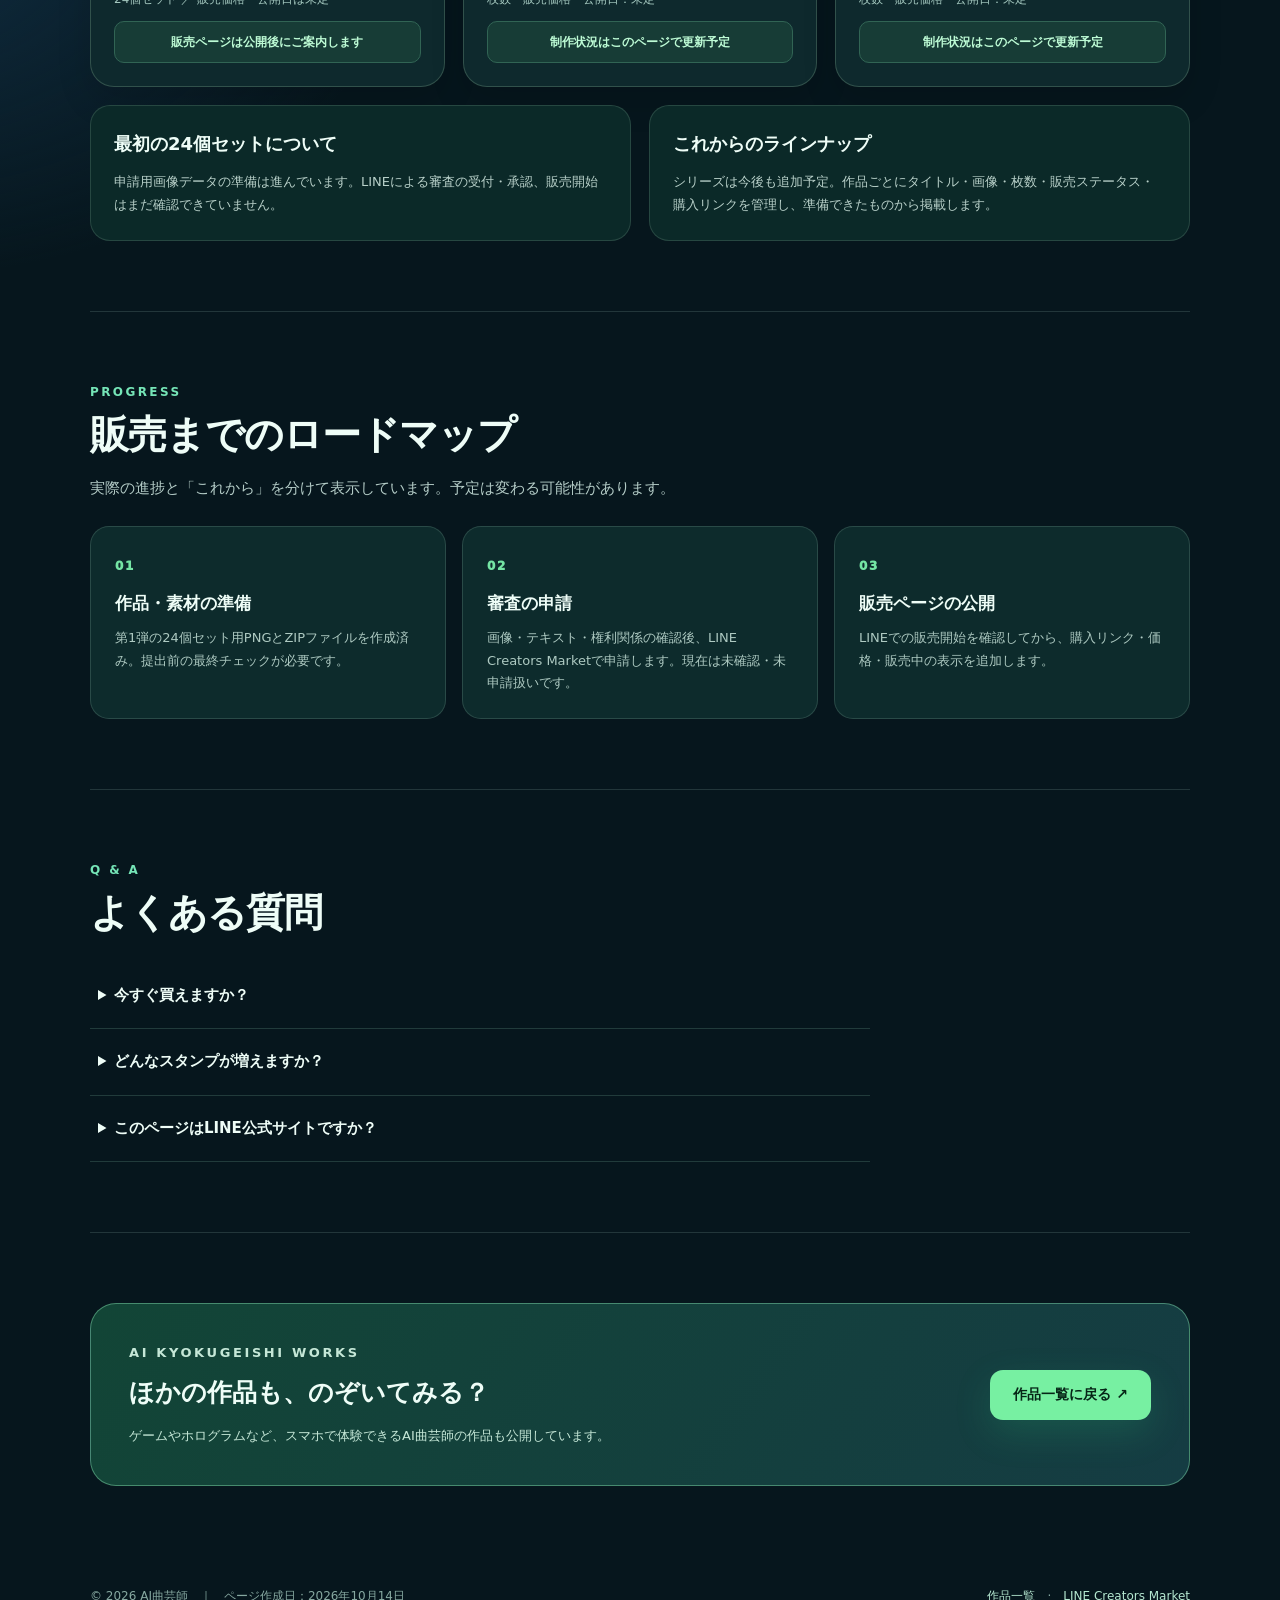
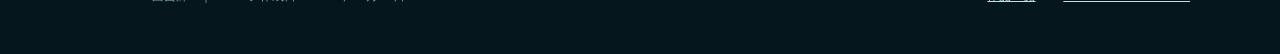
<file: line-stamps/index.html>
<!doctype html>
<html lang="ja">
<head>
  <meta charset="utf-8">
  <meta name="viewport" content="width=device-width,initial-scale=1,viewport-fit=cover">
  <meta name="theme-color" content="#071c20">
  <meta name="description" content="AI曲芸師のLINEスタンプコレクション。AI用語を楽しく覚えられる24個セットや、これから登場する日常会話シリーズを紹介します。">
  <title>LINEスタンプ コレクション｜AI曲芸師</title>
  <style>
  :root{font-family:system-ui,-apple-system,"Hiragino Kaku Gothic ProN","Noto Sans JP",sans-serif;color:#eefdf7;background:#06161d;color-scheme:dark}
  *{box-sizing:border-box}html{scroll-behavior:smooth}body{margin:0;min-width:280px;background:radial-gradient(ellipse 900px 640px at 74% 8%,#144e44 0%,transparent 75%),radial-gradient(ellipse 760px 500px at -10% 47%,#102d41,transparent 70%),#06161d;line-height:1.7}
  a{color:inherit}a:focus-visible,button:focus-visible,summary:focus-visible{outline:3px solid #b5ffe0;outline-offset:4px}button{font:inherit}
  .wrap{width:min(1100px,calc(100% - 40px));margin-inline:auto}.nav{display:flex;justify-content:space-between;align-items:center;gap:16px;padding:18px 0}.brand{text-decoration:none;font-weight:950;letter-spacing:.02em;font-size:15px}.brand span{display:inline-grid;place-items:center;width:30px;height:30px;margin-right:8px;color:#062016;background:#a8f3b3;border-radius:10px}.back{font-weight:700;font-size:13px;text-decoration:none;padding:9px 13px;border:1px solid #ffffff33;border-radius:999px;color:#c0e6dc}.back:hover{background:#163b39}
  .hero{padding:65px 0 75px;display:grid;grid-template-columns:1.08fr .92fr;align-items:center;gap:52px}.kicker{display:inline-flex;gap:8px;align-items:center;color:#a5f3c5;text-transform:uppercase;letter-spacing:.18em;font-size:12px;font-weight:900}.dot{display:inline-block;width:9px;height:9px;border-radius:50%;background:#46e385;box-shadow:0 0 0 5px #46e38520}
  h1{font-size:clamp(36px,5.9vw,68px);line-height:1.24;letter-spacing:-.04em;margin:19px 0 23px;font-weight:950}h1 em{font-style:normal;color:#7afaac}p{margin:0}.lead{max-width:580px;color:#c1d6d2;font-size:clamp(15px,2vw,18px);line-height:1.95}.actions{display:flex;flex-wrap:wrap;gap:12px;margin-top:28px}.btn{min-height:50px;display:inline-flex;justify-content:center;align-items:center;gap:8px;border:1px solid transparent;border-radius:13px;padding:12px 22px;text-decoration:none;font-size:14px;font-weight:900}.btn-primary{background:#77f0a2;color:#062516;box-shadow:0 13px 36px #28c67c30}.btn-primary:hover{background:#b5ffd0}.btn-outline{border-color:#497b73;color:#d5ffec}.btn-outline:hover{background:#163a35}.hero-foot{margin-top:20px;color:#8daaa6;font-size:12px}
  .phone{position:relative;margin:auto;width:min(350px,100%);transform:rotate(3deg);border:8px solid #1c3840;border-radius:44px;padding:14px 16px 28px;background:#ecf7f2;color:#132f26;box-shadow:0 35px 80px #0008,0 0 0 1px #64827f66}.phone:before{content:"";display:block;height:20px;width:95px;background:#203840;border-radius:0 0 17px 17px;position:absolute;top:-2px;left:50%;transform:translateX(-50%)}.phone-head{text-align:center;border-bottom:1px solid #bdd5cf;padding:9px 0 16px;font-size:13px;font-weight:900}.bubble{max-width:90%;width:max-content;background:#fff;border-radius:18px 18px 18px 4px;margin:20px 0;padding:13px 17px;font-size:14px;font-weight:850;box-shadow:0 5px 16px #145e2a14}.bubble.right{margin-left:auto;background:#b4f9ba;border-radius:18px 18px 4px 18px}.sticker-sample{margin:20px auto;padding:19px 9px 14px;max-width:242px;min-height:175px;border-radius:23px;background:radial-gradient(circle at 78% 22%,#fffab7 0 9%,transparent 10%),linear-gradient(140deg,#bcf8e7,#9fe9dd 55%,#f5ffc5);color:#063b39;text-align:center;transform:rotate(-4deg);box-shadow:0 15px 30px #2f7f7666}.sticker-sample .face{display:block;font-size:53px;line-height:1.1}.sticker-sample strong{display:block;font-weight:950;font-size:23px;letter-spacing:-.04em}.sticker-sample small{color:#27665b;display:block;font-size:11px}.sample-label{display:block;text-align:center;color:#6e9792;font-size:11px}.spark{position:absolute;font-size:25px;color:#e7d780;right:-21px;top:39px}
  .section{padding:70px 0;border-top:1px solid #c4efe325}.eyebrow{color:#75e5b7;font-weight:900;font-size:12px;letter-spacing:.2em;margin-bottom:8px}.section-title{font-size:clamp(27px,4.5vw,39px);line-height:1.3;margin:0 0 15px;letter-spacing:-.025em}.section-sub{color:#b4ccc7;max-width:670px;font-size:15px}.filters{display:flex;gap:9px;flex-wrap:wrap;margin:25px 0 26px}.filter{cursor:pointer;border:1px solid #50756d;background:transparent;color:#cde7e0;border-radius:999px;padding:9px 18px;font-weight:800;min-height:42px}.filter[aria-pressed="true"]{background:#7af0aa;border-color:#7af0aa;color:#062719}.filter:hover{border-color:#8af5bb}
  .catalog{display:grid;grid-template-columns:repeat(3,minmax(0,1fr));gap:18px}.series{display:flex;flex-direction:column;min-width:0;border:1px solid #5073658a;border-radius:24px;overflow:hidden;background:#0e292d;box-shadow:0 14px 34px #0002}.series[hidden]{display:none}.art{height:245px;position:relative;display:grid;place-items:center;overflow:hidden;background:linear-gradient(135deg,#50b798,#caf9b8)}.art.magic{background:linear-gradient(135deg,#4f60a1,#bd85d4,#fbdab9)}.art.daily{background:linear-gradient(130deg,#ffc886,#ffe4a8,#fcbcb5)}.art:before,.art:after{content:"";position:absolute;width:210px;height:210px;border:1px solid #ffffff55;border-radius:50%;left:-72px;bottom:-120px}.art:after{left:auto;right:-90px;top:-120px;bottom:auto}.emblem{width:170px;height:150px;border:4px solid #ffffffa5;border-radius:36px;display:grid;place-items:center;align-content:center;gap:4px;transform:rotate(-7deg);background:#ffffffbf;color:#22473e;box-shadow:0 16px 22px #233a2640}.emblem .emoji{font-size:60px;line-height:1}.emblem strong{font-size:15px;font-weight:950}.magic .emblem{transform:rotate(6deg);background:#ffffffd5;color:#482c6c}.daily .emblem{transform:rotate(-4deg);background:#fff8e7;color:#8c3e2b}.visual-note{position:absolute;bottom:9px;right:12px;font-size:11px;color:#1f4745;background:#ffffffe8;border-radius:999px;padding:3px 9px}.status{align-self:flex-start;border-radius:999px;padding:5px 11px;font-size:11px;font-weight:850;background:#244c43;color:#adffd3}.status.future{background:#354049;color:#c2d1da}.series-body{padding:23px;display:flex;flex-direction:column;flex:1;gap:12px}.overline{color:#84aeaa;font-size:11px;font-weight:850;letter-spacing:.12em}.series h3{font-size:22px;line-height:1.35;margin:0;letter-spacing:-.025em}.description{color:#b4ccc7;font-size:13px;line-height:1.8;flex:1}.examples{display:flex;gap:6px;flex-wrap:wrap}.examples span{font-size:11px;border:1px solid #42635d;border-radius:8px;color:#d7ece6;padding:5px 8px}.meta{border-top:1px solid #789d9240;padding-top:13px;font-size:12px;color:#a4c8bf}.soon{margin-top:0;background:#173c36;border:1px solid #316454;border-radius:10px;color:#bdfbd5;padding:10px;text-align:center;font-size:12px;font-weight:850}
  .detail{display:grid;grid-template-columns:1fr 1fr;gap:18px;margin-top:18px}.detail-box{padding:23px;border:1px solid #54796b60;border-radius:20px;background:#0b2928}.detail-box h3{margin:0 0 10px;font-size:18px}.detail-box p,.detail-box li{font-size:13px;color:#b8d0c9;line-height:1.8}.detail-box ul{padding-left:1.4em;margin:8px 0 0}.detail-box a{color:#90f6bc}
  .roadmap{display:grid;grid-template-columns:repeat(3,1fr);gap:16px;margin:25px 0 0;counter-reset:steps}.step{padding:24px;border:1px solid #4a6d6577;border-radius:19px;background:#0d2b2c}.step:before{counter-increment:steps;content:"0" counter(steps);font-size:12px;font-weight:950;color:#74e5a4;letter-spacing:.14em}.step h3{font-size:17px;margin:10px 0}.step p{color:#aecac2;font-size:13px}
  .faq{max-width:780px;margin-top:24px}.faq details{border-bottom:1px solid #4a776a64;padding:6px 0}.faq summary{padding:14px 8px;font-size:15px;font-weight:850;cursor:pointer}.faq p{padding:0 8px 18px;font-size:13px;color:#b9d3cb}
  .bottom{background:linear-gradient(125deg,#124536,#153c43);border:1px solid #81dbab78;border-radius:26px;padding:38px;display:flex;align-items:center;justify-content:space-between;gap:20px}.bottom h2{font-size:25px;margin:0 0 10px}.bottom p{color:#c5e7d7;font-size:13px;max-width:560px}.footer{padding:30px 0 48px;display:flex;justify-content:space-between;gap:12px;color:#86a8a0;font-size:12px;flex-wrap:wrap}.footer a{color:#b5e8d1}
  @media(max-width:850px){.hero{grid-template-columns:1fr;gap:40px;padding:40px 0 68px}.phone{width:min(330px,90%)}.catalog{grid-template-columns:repeat(2,minmax(0,1fr))}.roadmap{grid-template-columns:1fr}.bottom{display:block}.bottom .btn{margin-top:20px}}
  @media(max-width:600px){.wrap{width:calc(100% - 32px)}.nav{padding:14px 0}.hero{padding:30px 0 58px}.hero h1{margin:16px 0}.phone{transform:rotate(1deg)}.section{padding:55px 0}.catalog,.detail{grid-template-columns:1fr}.art{height:215px}.series-body{padding:21px}.bottom{padding:25px}.btn{width:100%}.actions{flex-direction:column}.footer{flex-direction:column}}
  @media(prefers-reduced-motion:reduce){html{scroll-behavior:auto}}
  </style>
</head>
<body>
  <div class="wrap">
    <nav class="nav" aria-label="パンくず">
      <a class="brand" href="../"><span aria-hidden="true">★</span> AI曲芸師</a>
      <a class="back" href="../">← 作品一覧へ戻る</a>
    </nav>
    <header class="hero">
      <div>
        <p class="kicker"><span class="dot" aria-hidden="true"></span> LINE STICKER COLLECTION</p>
        <h1>会話に、<br><em>ちょっとAIな</em><br>魔法を。</h1>
        <p class="lead">「ありがとう」も「考え中」も、ひとことが楽しくなる。<br>AI曲芸師が手がけるLINEスタンプを、このページに集めていきます。</p>
        <div class="actions"><a class="btn btn-primary" href="#collection">シリーズを見る ↓</a><a class="btn btn-outline" href="#news">最新の制作状況を見る</a></div>
        <p class="hero-foot">現在は発売前の紹介ページです。販売ページは公開後に追加します。</p>
      </div>
      <div class="phone" aria-label="トーク画面を模したデザイン例。実際のLINE画面や販売スタンプ画像ではありません">
        <span class="spark" aria-hidden="true">✦</span>
        <div class="phone-head">今日のトーク ✦</div>
        <div class="bubble">これ、どうしよう？ 🤔</div>
        <div class="bubble right">AIに相談してみる？</div>
        <div class="sticker-sample"><span class="face" aria-hidden="true">🪄</span><strong>追加学習<br>しました！</strong><small>Learning</small></div>
        <small class="sample-label">※ 文字を使った紹介用イメージです</small>
      </div>
    </header>
    <main>
      <section class="section" id="collection" aria-labelledby="collection-title">
        <p class="eyebrow">COLLECTION</p>
        <h2 class="section-title" id="collection-title">シリーズを選ぼう。</h2>
        <p class="section-sub">AIの学びから、毎日のあいさつまで。販売予定のラインナップを順次追加します。カードは作品の紹介で、実際のスタンプ画像ではありません。</p>
        <div class="filters" role="group" aria-label="シリーズの絞り込み">
          <button class="filter" type="button" data-filter="all" aria-pressed="true">すべて</button>
          <button class="filter" type="button" data-filter="study" aria-pressed="false">学ぶ・AI用語</button>
          <button class="filter" type="button" data-filter="daily" aria-pressed="false">日常・リアクション</button>
        </div>
        <!-- 新シリーズは article.series をコピーし、カテゴリと公開状態を更新してください。実在しない販売URLは書かないでください。 -->
        <div class="catalog" id="catalog" aria-live="polite">
          <article class="series" data-category="study">
            <div class="art"><div class="emblem" aria-hidden="true"><span class="emoji">🤖</span><strong>AIのひとこと</strong></div><span class="visual-note">紹介用イメージ</span></div>
            <div class="series-body">
              <span class="status">申請準備中</span><div><p class="overline">SERIES 01 · 24個セット</p><h3>AI曲芸師のAI用語スタンプ</h3></div>
              <p class="description">使いながら覚えられる、AI好きのためのスタンプ。「追加学習しました！」「いったん推論します」など、会話で使えることばを収録予定です。</p>
              <div class="examples"><span>追加学習しました！</span><span>いったん推論します</span><span>APIでつなごう！</span></div>
              <p class="meta">24個セット ／ 販売価格・公開日は未定</p>
              <p class="soon">販売ページは公開後にご案内します</p>
            </div>
          </article>
          <article class="series" data-category="daily">
            <div class="art magic"><div class="emblem" aria-hidden="true"><span class="emoji">🪄</span><strong>魔法のひとこと</strong></div><span class="visual-note">企画イメージ</span></div>
            <div class="series-body">
              <span class="status future">企画中</span><div><p class="overline">SERIES 02 · CONCEPT</p><h3>AI魔法使いのひとこと</h3></div>
              <p class="description">「指示ちょうだい！」など、日常のちょっとした会話を明るくする魔法使いシリーズ。内容や発売は今後決定します。</p>
              <div class="examples"><span>指示ちょうだい！</span><span>考え中…</span></div>
              <p class="meta">枚数・販売価格・公開日：未定</p>
              <p class="soon">制作状況はこのページで更新予定</p>
            </div>
          </article>
          <article class="series" data-category="daily">
            <div class="art daily"><div class="emblem" aria-hidden="true"><span class="emoji">🌟</span><strong>今日もいい感じ</strong></div><span class="visual-note">企画イメージ</span></div>
            <div class="series-body">
              <span class="status future">企画中</span><div><p class="overline">SERIES 03 · CONCEPT</p><h3>AI曲芸師のリアクション</h3></div>
              <p class="description">おはよう、ありがとう、おつかれさま。送る相手を選ばず使える、毎日のリアクションをテーマにした構想です。</p>
              <div class="examples"><span>ありがとう！</span><span>いいね！</span><span>おつかれさま！</span></div>
              <p class="meta">枚数・販売価格・公開日：未定</p>
              <p class="soon">制作状況はこのページで更新予定</p>
            </div>
          </article>
        </div>
        <div class="detail">
          <div class="detail-box"><h3>最初の24個セットについて</h3><p>申請用画像データの準備は進んでいます。LINEによる審査の受付・承認、販売開始はまだ確認できていません。</p></div>
          <div class="detail-box"><h3>これからのラインナップ</h3><p>シリーズは今後も追加予定。作品ごとにタイトル・画像・枚数・販売ステータス・購入リンクを管理し、準備できたものから掲載します。</p></div>
        </div>
      </section>
      <section class="section" id="news" aria-labelledby="news-title">
        <p class="eyebrow">PROGRESS</p>
        <h2 class="section-title" id="news-title">販売までのロードマップ</h2>
        <p class="section-sub">実際の進捗と「これから」を分けて表示しています。予定は変わる可能性があります。</p>
        <div class="roadmap">
          <div class="step"><h3>作品・素材の準備</h3><p>第1弾の24個セット用PNGとZIPファイルを作成済み。提出前の最終チェックが必要です。</p></div>
          <div class="step"><h3>審査の申請</h3><p>画像・テキスト・権利関係の確認後、LINE Creators Marketで申請します。現在は未確認・未申請扱いです。</p></div>
          <div class="step"><h3>販売ページの公開</h3><p>LINEでの販売開始を確認してから、購入リンク・価格・販売中の表示を追加します。</p></div>
        </div>
      </section>
      <section class="section" aria-labelledby="faq-title">
        <p class="eyebrow">Q & A</p><h2 class="section-title" id="faq-title">よくある質問</h2>
        <div class="faq">
          <details><summary>今すぐ買えますか？</summary><p>現時点では購入リンクを掲載していません。実際の販売開始を確認できたシリーズから、各作品の公式販売ページへ案内します。</p></details>
          <details><summary>どんなスタンプが増えますか？</summary><p>AI用語・魔法使い・日常リアクションなどを構想しています。企画中のシリーズ名や内容は変更することがあります。</p></details>
          <details><summary>このページはLINE公式サイトですか？</summary><p>いいえ。AI曲芸師による作品紹介ページです。LINE Creators Marketの公式サービスとは別に運営しています。</p></details>
        </div>
      </section>
      <section class="section" aria-labelledby="more-title"><div class="bottom"><div><p class="eyebrow">AI KYOKUGEISHI WORKS</p><h2 id="more-title">ほかの作品も、のぞいてみる？</h2><p>ゲームやホログラムなど、スマホで体験できるAI曲芸師の作品も公開しています。</p></div><a class="btn btn-primary" href="../">作品一覧に戻る ↗</a></div></section>
    </main>
    <footer class="footer"><span>© 2026 AI曲芸師　｜　ページ作成日：<time datetime="2026-10-14">2026年10月14日</time></span><span><a href="../">作品一覧</a>　·　<a href="https://creator.line.me/ja/" target="_blank" rel="noopener noreferrer">LINE Creators Market</a></span></footer>
  </div>
  <script>
  (() => {
    const buttons = [...document.querySelectorAll('[data-filter]')];
    const cards = [...document.querySelectorAll('.series[data-category]')];
    buttons.forEach(button => button.addEventListener('click', () => {
      const filter = button.dataset.filter;
      buttons.forEach(b => b.setAttribute('aria-pressed', String(b === button)));
      cards.forEach(card => { card.hidden = filter !== 'all' && card.dataset.category !== filter; });
    }));
  })();
  </script>
</body>
</html>
</file>
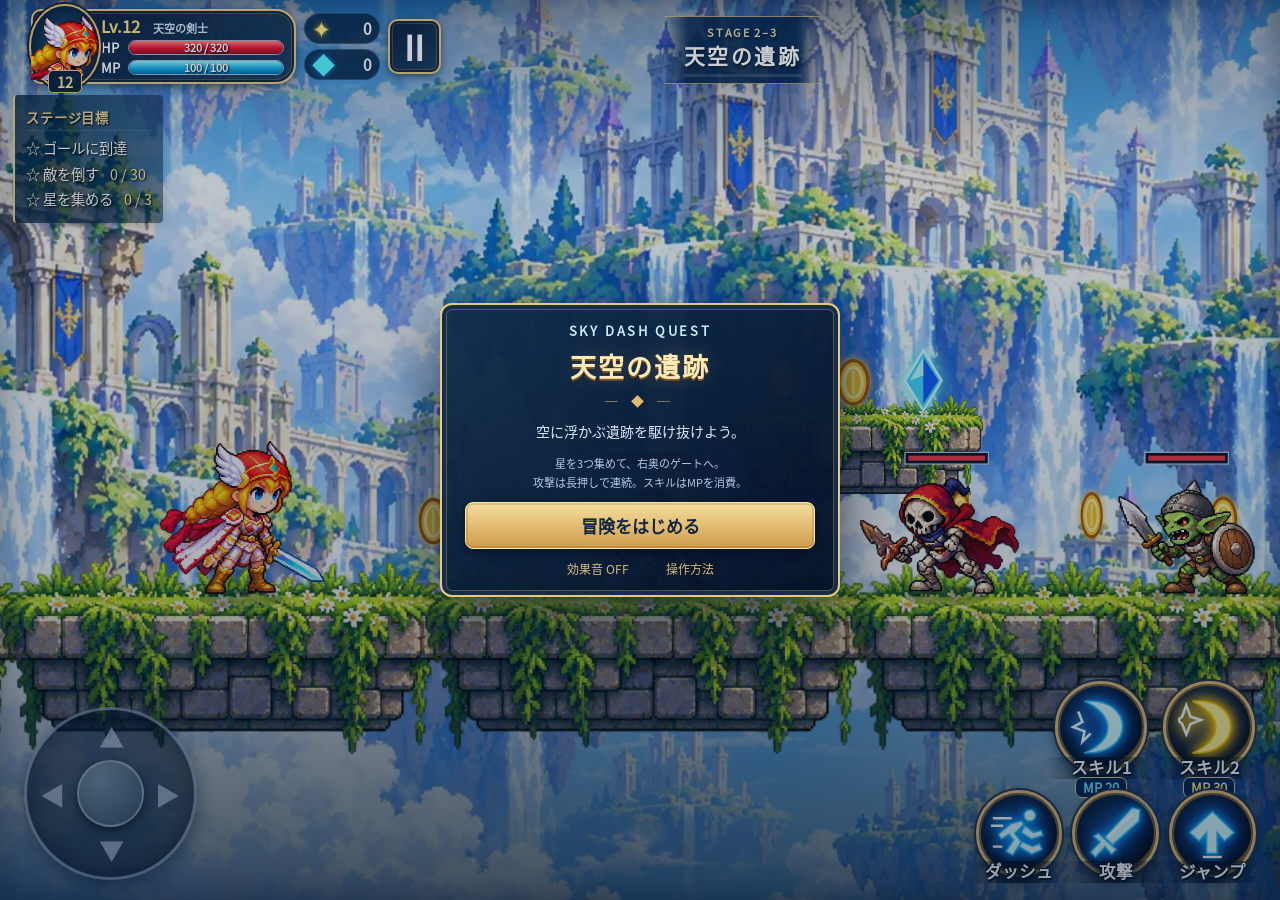
<file: sky-dash-quest/index.html>
<!doctype html>
<html lang="ja">
<head>
<meta charset="utf-8">
<meta name="viewport" content="width=device-width,initial-scale=1">
<meta http-equiv="refresh" content="0; url=../game.html">
<title>SKY DASH QUEST ─ 天空の遺跡</title>
</head>
<body style="font-family:system-ui;background:#071b45;color:#fff;text-align:center;padding:40px">
<p>SKY DASH QUEST を起動します…</p>
<p><a href="../game.html" style="color:#ffe08a">起動しない場合はこちら</a></p>
</body>
</html>
</file>
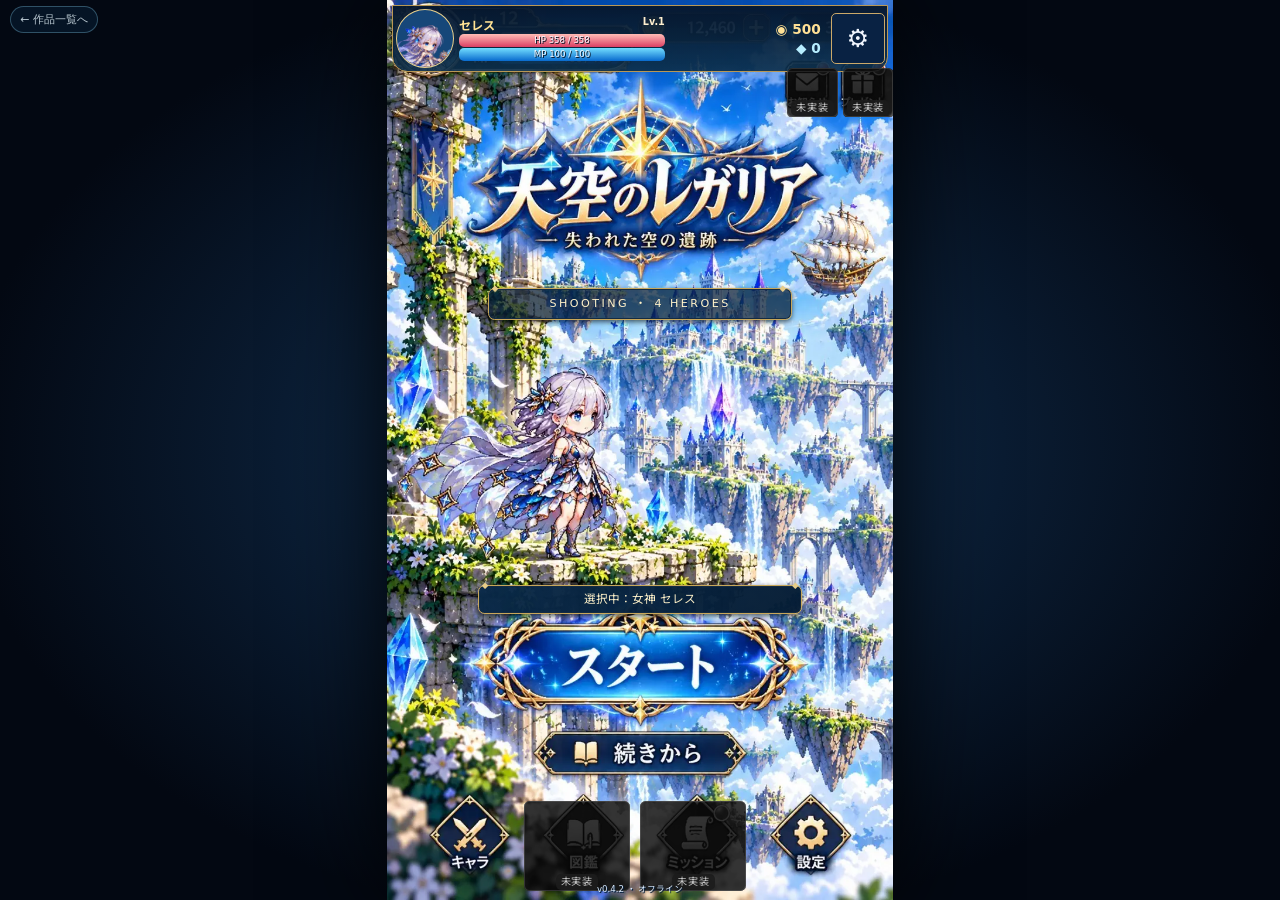
<file: tenku-regalia/index.html>
<!doctype html>
<html lang="ja"><head><meta charset="utf-8"><meta name="viewport" content="width=device-width,initial-scale=1,maximum-scale=1,user-scalable=no,viewport-fit=cover"><meta name="theme-color" content="#07182d"><title>天空のレガリアシューティング</title><link rel="icon" href="assets/icon.webp"><link rel="stylesheet" href="style.css"><link rel="stylesheet" href="skin.css"><link rel="stylesheet" href="battle.css"><style>.waru-link{position:fixed;left:max(10px,env(safe-area-inset-left));top:max(6px,env(safe-area-inset-top));z-index:102;padding:5px 9px;color:#e6f6ff;background:#081c30cc;border:1px solid #659fbc8c;border-radius:18px;text-decoration:none;font:11px system-ui;opacity:.82}.waru-link:hover{opacity:1}</style></head>
<body><a class="waru-link" href="../#tenku-regalia" target="_top">← 作品一覧へ</a><main id="app"><div id="loading"><div class="sigil">✧</div><p>天空への扉を開いています…</p></div><div id="menus"></div><section id="battle" hidden><canvas id="game" aria-label="天空のレガリア 戦闘画面"></canvas><header class="battle-hud"><div class="portrait"></div><div class="vitals"><div class="hud-name"><b id="heroName">セレス</b> <span id="levelLabel">Lv. 1</span></div><div class="bar hp"><i id="hpbar"></i><span id="hplabel"></span></div><div class="bar mp"><i id="mpbar"></i><span id="mplabel"></span></div></div><div class="timer"><b id="clock">00:00</b><small id="score">0 pt</small></div><button id="pause" class="pause" aria-label="一時停止"><img src="assets/ui/pause.webp" alt=""></button></header><div class="battle-progress"><span id="objective"></span><span id="killCount"></span></div><div id="bossHud" hidden><div class="boss-title"><em id="bossTag">BOSS</em><span id="enemyHpText">敵のHP</span></div><div class="bar boss"><i id="bossbar"></i></div></div><div id="comboDisplay"><strong id="comboNumber">0</strong><span>COMBO</span><div class="combo-track"><i id="comboTime"></i></div><small id="comboRank"></small></div><div id="battleBanner"></div><button id="burstButton" class="overdrive" aria-label="覚醒"><span>✧ 覚醒</span><small id="rageLabel">0%</small></button>
<div id="controls">
 <div class="movement"><div id="movementPad" role="group" aria-label="十字パッド・上下左右移動"><div class="pad-ring"></div><button data-dir="up" aria-label="上に移動">▲</button><button data-dir="left" aria-label="左に移動">◀</button><button data-dir="right" aria-label="右に移動">▶</button><button data-dir="down" aria-label="下に移動">▼</button><div id="padKnob"></div></div><small>十字操作 / 画面ドラッグ</small></div>
 <div class="battle-actions">
  <button class="battle-chip hex-bomb-chip" data-press="bomb" id="hexBombButton" aria-label="HEX BREATH ボム MP60"><span>HEX ボム</span><small>MP 60</small></button>
  <button class="battle-chip skill-one" data-press="skill" id="skillButton" aria-label="スキル1 MP20"><img src="assets/ui/skill-blue.webp" alt=""><span>スキル1</span><small>MP 20</small></button>
  <button class="battle-chip skill-two" data-press="skill2" id="skill2Button" aria-label="スキル2 MP30"><img src="assets/ui/skill-gold.webp" alt=""><span>スキル2</span><small>MP 30</small></button>
  <button class="battle-chip dash-chip" data-press="dash" id="dashButton" aria-label="ダッシュ"><img src="assets/ui/dash.webp" alt=""><span>ダッシュ</span></button>
  <button class="battle-chip attack-chip" data-hold="attack" id="attackButton" aria-label="攻撃 長押しで連射"><img src="assets/ui/attack.webp" alt=""><span>攻撃</span></button>
  <button class="battle-chip jump-chip" data-press="jump" id="jumpButton" aria-label="ジャンプ"><img src="assets/ui/jump.webp" alt=""><span>ジャンプ</span></button>
 </div>
</div><div id="perf" hidden></div></section><div id="modal" role="dialog" aria-modal="true" hidden></div><div id="toast" role="status"></div></main><script src="bootstrap.js"></script><script type="module" src="app.js"></script></body></html>
</file>
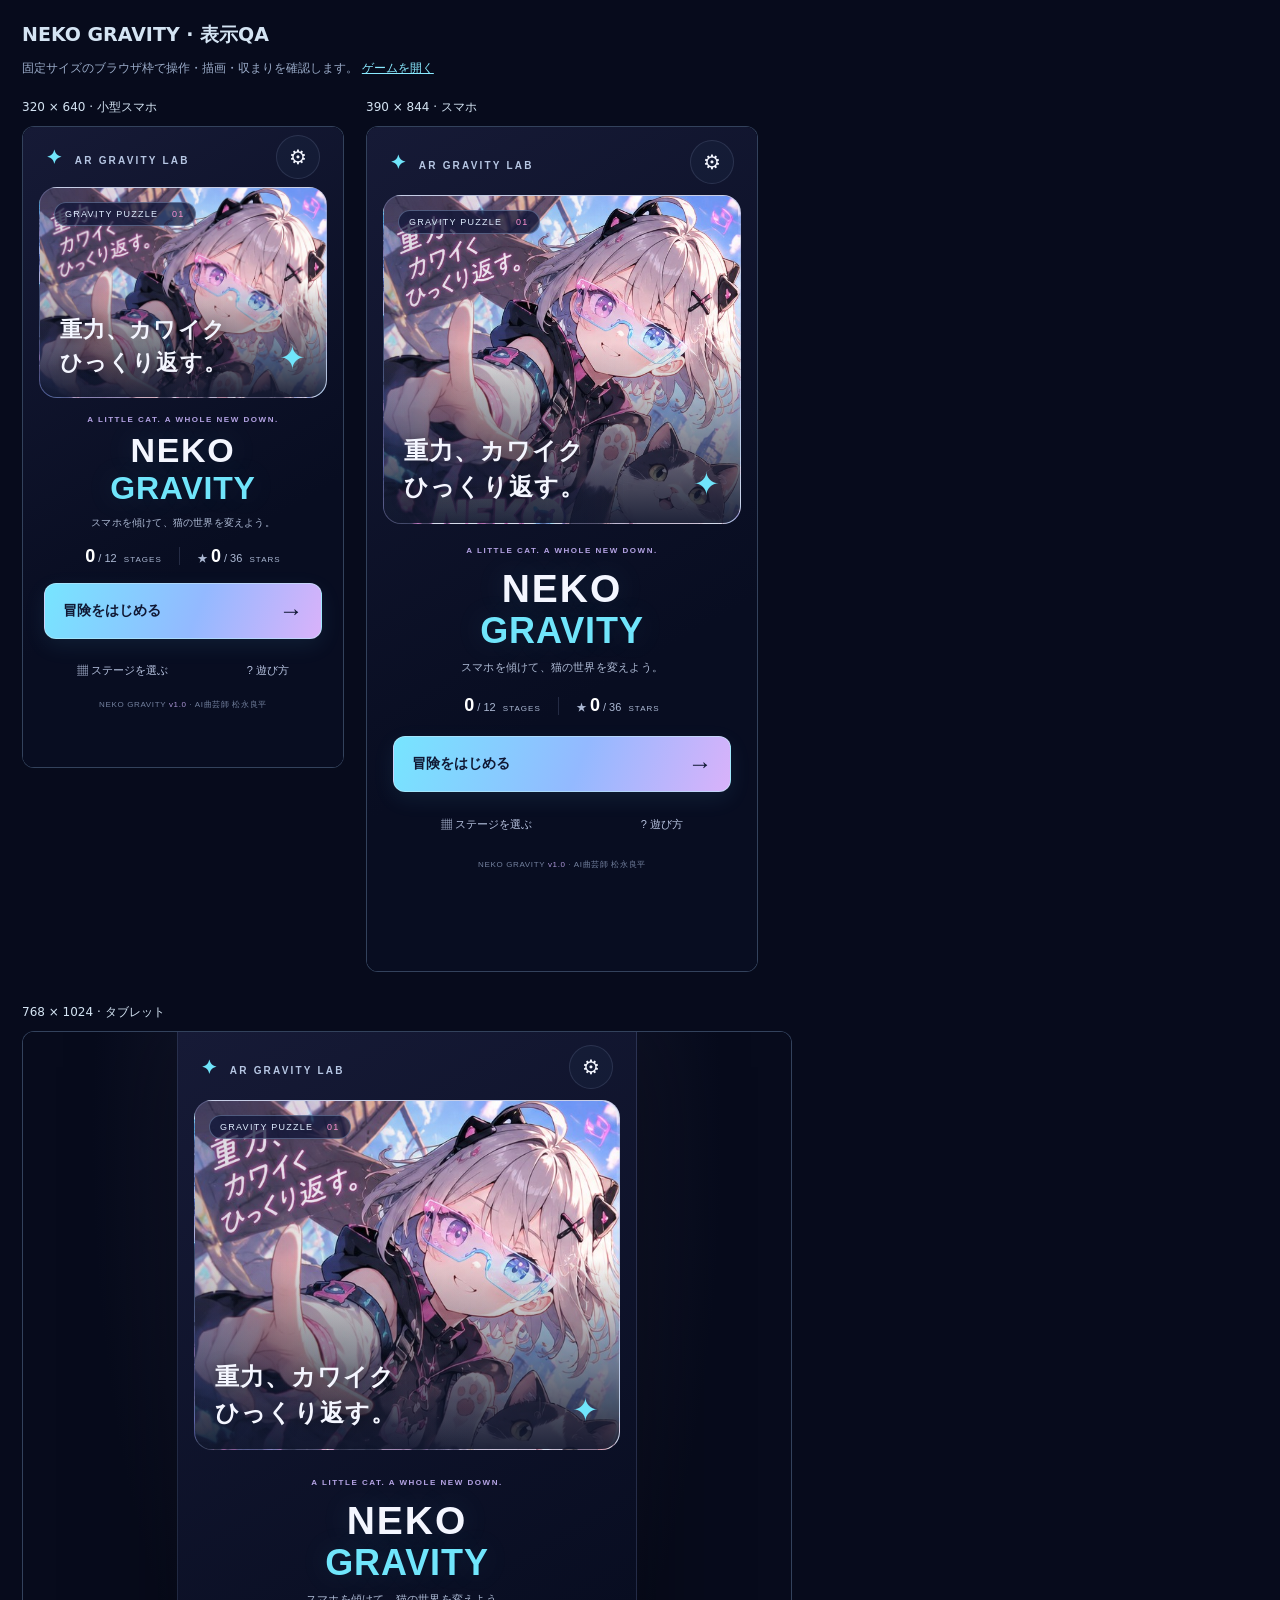
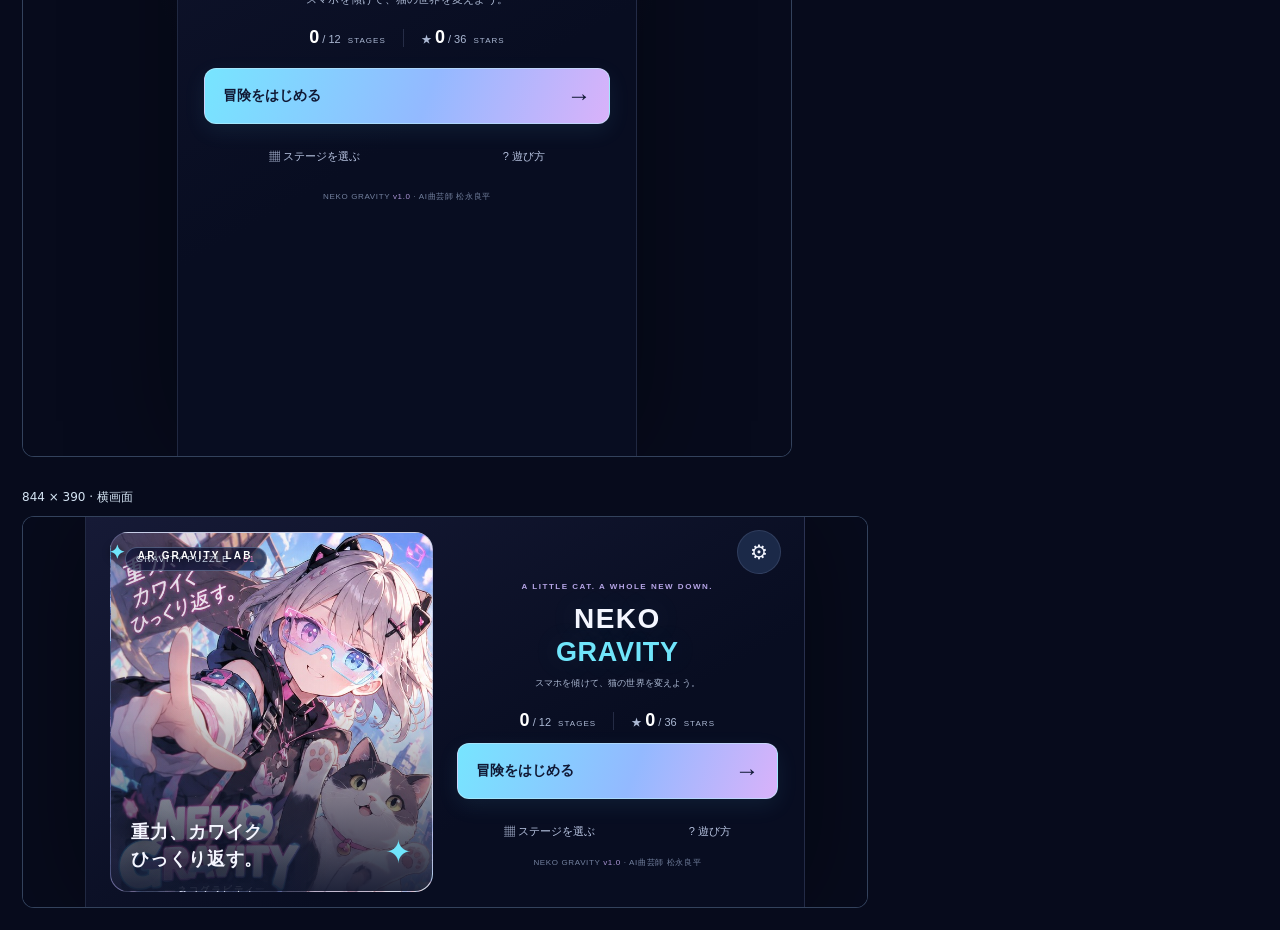
<file: neko-gravity/qa.html>
<!doctype html><html lang="ja"><head><meta charset="utf-8"><meta name="viewport" content="width=device-width,initial-scale=1"><title>NEKO GRAVITY · Responsive QA</title><style>body{font:14px system-ui;margin:0;padding:22px;background:#070b1c;color:#d4e4f3}h1{font-size:19px;margin:0 0 10px}p{font-size:12px;color:#9aabc8}main{display:flex;gap:22px;flex-wrap:wrap;align-items:flex-start}article{flex:none}h2{font-size:12px;font-weight:500}iframe{display:block;border:1px solid #7992b055;border-radius:12px;background:#101931}a{color:#89eaff}</style></head><body><h1>NEKO GRAVITY · 表示QA</h1><p>固定サイズのブラウザ枠で操作・描画・収まりを確認します。 <a href="./">ゲームを開く</a></p><main><article><h2>320 × 640 · 小型スマホ</h2><iframe id="phone320" src="./?qa=1" title="320px スマホ" width="320" height="640" allow="accelerometer; gyroscope"></iframe></article><article><h2>390 × 844 · スマホ</h2><iframe id="phone390" src="./?qa=1" title="390px スマホ" width="390" height="844" allow="accelerometer; gyroscope"></iframe></article><article><h2>768 × 1024 · タブレット</h2><iframe id="tablet768" src="./?qa=1" title="768px タブレット" width="768" height="1024" allow="accelerometer; gyroscope"></iframe></article><article><h2>844 × 390 · 横画面</h2><iframe id="landscape844" src="./?qa=1" title="横画面スマホ" width="844" height="390" allow="accelerometer; gyroscope"></iframe></article></main></body></html>
</file>
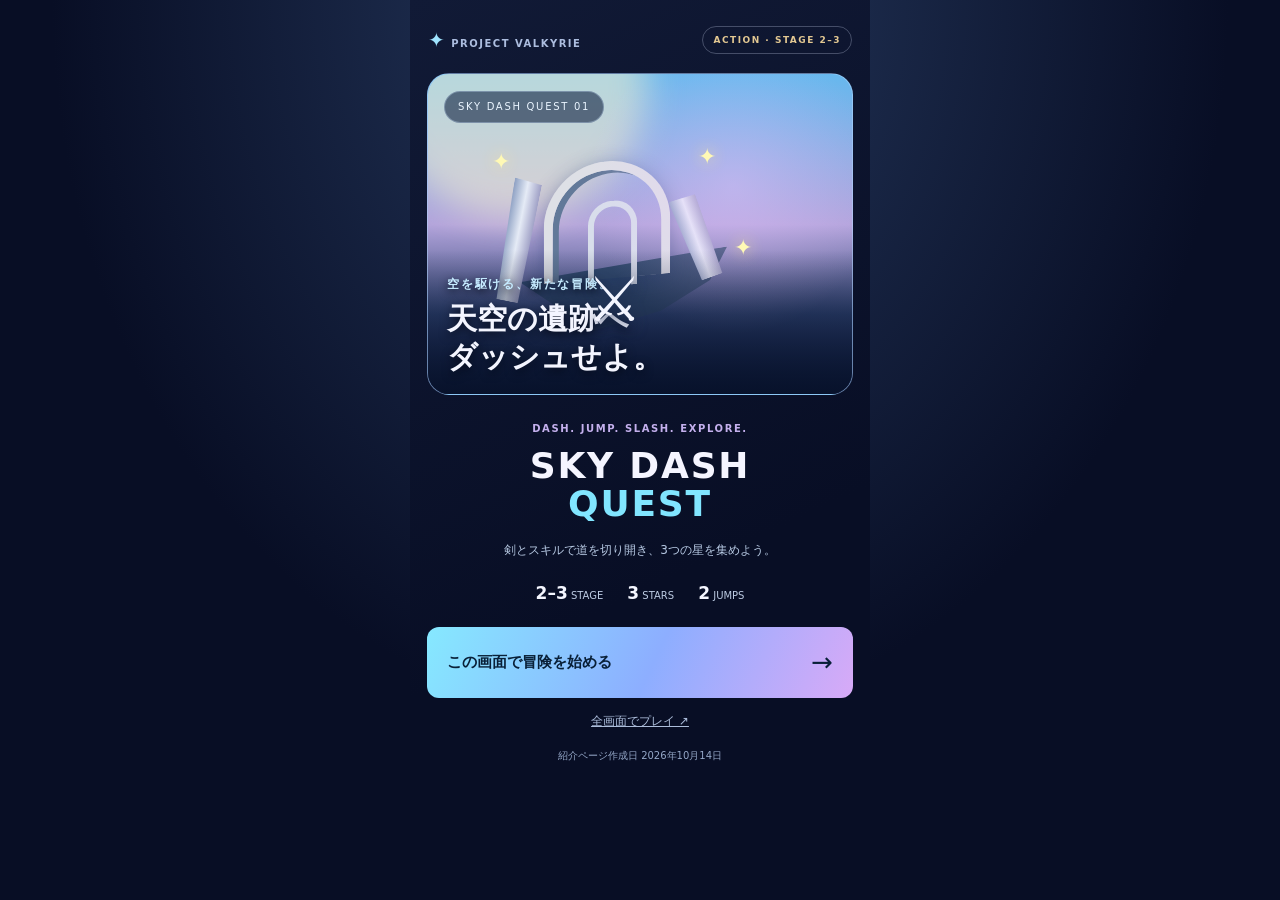
<file: sky-dash-quest/preview.html>
<!doctype html>
<html lang="ja">
<head>
<meta charset="utf-8">
<meta name="viewport" content="width=device-width,initial-scale=1,viewport-fit=cover">
<meta name="theme-color" content="#07142e">
<meta name="description" content="SKY DASH QUEST ─ 天空の遺跡。浮遊する遺跡を舞台に剣とダッシュで駆け抜ける横スクロールアクション。">
<title>SKY DASH QUEST｜天空の遺跡・ゲーム紹介</title>
<style>
:root{color-scheme:dark;font-family:system-ui,-apple-system,"Noto Sans JP",sans-serif;color:#f3f5ff;background:#080e25}
*{box-sizing:border-box}
body{margin:0;min-width:280px;background:radial-gradient(ellipse at 50% 0,#25385d,#080e25 65%);line-height:1.6}
a,button{font:inherit}a:focus-visible,button:focus-visible{outline:3px solid #8ceeff;outline-offset:4px}
#landing{max-width:460px;min-height:780px;margin:0 auto;padding:24px 17px 22px;background:linear-gradient(155deg,#111a36,#080e25 70%);text-align:center}
.brandline{display:flex;align-items:center;justify-content:space-between;text-align:left;gap:8px;margin:0 1px 17px;color:#acbddf;letter-spacing:.15em;font-size:10px;font-weight:800}
.brandline .spark{font-size:20px;color:#9fe4ff}
.version{color:#e3c892;border:1px solid #bdc7e14f;padding:6px 10px;border-radius:20px;font-size:9px}
.hero{height:322px;overflow:hidden;position:relative;border-radius:22px;border:1px solid #b4d9ff80;background:linear-gradient(180deg,#66b8ee 0%,#b3a4dc 47%,#324777 75%,#111f46 100%)}
.hero::before{content:"";position:absolute;width:270px;height:270px;border-radius:50%;left:-50px;top:-125px;background:#fff3cd87;filter:blur(17px)}
.haze{position:absolute;inset:0;background:linear-gradient(0deg,#071129ee,transparent 45%),radial-gradient(circle at 72% 35%,#e9c5ff66,transparent 40%)}
.island{position:absolute;width:210px;height:68px;background:#334b70;clip-path:polygon(0 15%,100% 0,90% 46%,65% 82%,30% 100%,15% 55%);box-shadow:0 18px 22px #162044;top:185px;left:94px;transform:rotate(-7deg)}
.ruin{position:absolute;top:87px;left:116px;width:126px;height:118px;border:9px solid #dee0e6;border-bottom:0;border-radius:65px 65px 0 0;transform:skew(-5deg) rotate(-5deg);box-shadow:6px 3px 0 #627999 inset,0 5px 20px #1e386b6b}
.ruin::after{content:"";position:absolute;top:31px;left:35px;width:37px;height:80px;border:6px solid #d8deeb;border-bottom:0;border-radius:24px 24px 0 0}
.pillar{position:absolute;width:28px;height:123px;top:105px;background:linear-gradient(90deg,#8c9fc2,#e5ebf6,#9e9fc5);transform:rotate(11deg);left:75px;clip-path:polygon(0 0,100% 2%,95% 100%,18% 100%)}
.pillar.right{left:254px;top:121px;height:85px;transform:rotate(-20deg)}
.star{position:absolute;color:#fff9b5;filter:drop-shadow(0 0 8px #ffe48b);font-size:22px}.star.a{left:64px;top:70px}.star.b{left:270px;top:65px}.star.c{left:306px;top:156px}
.character{position:absolute;z-index:2;left:44%;top:176px;font-size:62px;filter:drop-shadow(0 6px 7px #16254a);transform:translateX(-50%)}
.hero-tag{position:absolute;top:17px;left:16px;font-size:10px;letter-spacing:.17em;color:#eaf5ff;background:#091a3b94;border:1px solid #cbe5ff55;border-radius:30px;padding:7px 13px}
.hero-title{position:absolute;bottom:18px;left:19px;right:19px;text-align:left;font-weight:900;font-size:30px;line-height:1.26;text-shadow:0 3px 10px #040918}
.hero-title small{font-size:12px;display:block;letter-spacing:.15em;color:#c5ebff;margin-bottom:8px}
.kicker{margin:26px 0 10px;color:#c4b0ed;letter-spacing:.16em;font-size:10px;font-weight:800}
h1{font-size:36px;line-height:1.06;letter-spacing:.05em;margin:0;color:#f5f5ff}
h1 span{color:#81e5ff;display:block}
.lead{font-size:12px;color:#b7c9e3;margin:18px auto 19px}
.stats{display:flex;justify-content:center;gap:24px;color:#bdcce4;font-size:10px;margin:0 auto 20px}
.stats b{font-size:17px;color:#f4f6ff}
.cta{display:flex;align-items:center;justify-content:space-between;min-height:59px;background:linear-gradient(115deg,#86e9ff,#8daeff 53%,#d8aaf7);border:0;border-radius:12px;padding:15px 20px;width:100%;color:#092038;font-weight:900;text-decoration:none;font-size:15px}
.cta span{font-size:26px;font-weight:400}
.alt{display:block;margin:14px auto 4px;color:#acbddb;font-size:12px}
.published{font-size:10px;margin:17px auto 0;color:#94a7c7}
#gameplay{display:none;max-width:460px;margin:auto;height:100svh;min-height:630px;background:#081128}
#gameplay iframe{border:0;width:100%;height:100%;display:block}
#back{position:fixed;z-index:5;right:9px;top:8px;border:1px solid #ffffff5c;border-radius:10px;background:#082349ed;color:white;padding:8px 12px;font-size:11px}
@media(max-width:350px){#landing{padding-left:12px;padding-right:12px}.hero{height:286px}.hero-title{font-size:26px}.ruin{left:101px}.island{left:78px}.pillar.right{left:235px}h1{font-size:32px}}
</style>
</head>
<body>
<main id="landing">
<div class="brandline"><span><span class="spark">✦</span> PROJECT VALKYRIE</span><span class="version">ACTION · STAGE 2–3</span></div>
<div class="hero" aria-label="青空に浮かぶ天空の遺跡をイメージした装飾">
 <div class="island"></div><div class="ruin"></div><div class="pillar"></div><div class="pillar right"></div><div class="haze"></div>
 <span class="star a">✦</span><span class="star b">✦</span><span class="star c">✦</span><span class="character" aria-hidden="true">⚔️</span>
 <div class="hero-tag">SKY DASH QUEST 01</div><div class="hero-title"><small>空を駆ける、新たな冒険。</small>天空の遺跡へ<br>ダッシュせよ。</div>
</div>
<p class="kicker">DASH. JUMP. SLASH. EXPLORE.</p>
<h1>SKY DASH <span>QUEST</span></h1>
<p class="lead">剣とスキルで道を切り開き、3つの星を集めよう。</p>
<div class="stats"><span><b>2–3</b> STAGE</span><span><b>3</b> STARS</span><span><b>2</b> JUMPS</span></div>
<button class="cta" id="play" type="button">この画面で冒険を始める <span aria-hidden="true">→</span></button>
<a class="alt" href="../game.html" target="_top">全画面でプレイ ↗</a>
<p class="published">紹介ページ作成日 <time datetime="2026-10-14">2026年10月14日</time></p>
</main>
<div id="gameplay"><button id="back" type="button">← 紹介へ戻る</button><iframe id="gameframe" title="天空の遺跡 ゲーム本体" allow="fullscreen" allowfullscreen></iframe></div>
<script>
(() => {
 const landing=document.getElementById('landing'),gameplay=document.getElementById('gameplay'),frame=document.getElementById('gameframe');
 document.getElementById('play').addEventListener('click',()=>{landing.style.display='none';gameplay.style.display='block';if(!frame.src)frame.src='../game.html';});
 document.getElementById('back').addEventListener('click',()=>{gameplay.style.display='none';landing.style.display='block';frame.removeAttribute('src');});
})();
</script>
</body>
</html>
</file>
<file: tenku-regalia/style.css>
@font-face{font-family:RegaliaJP;src:url(assets/RegaliaJP.woff) format("woff");font-weight:100 900;font-display:swap}
:root{color-scheme:dark;--navy:#08172e;--panel:rgba(7,22,47,.93);--gold:#ead18b;--blue:#6fe6ff;--muted:#adc1dd;font-family:system-ui,-apple-system,'Noto Sans',RegaliaJP,sans-serif;font-synthesis:none}*{box-sizing:border-box;-webkit-tap-highlight-color:transparent}html,body{margin:0;width:100%;height:100%;overflow:hidden;background:#040a15;color:#f2f7ff;touch-action:manipulation}button,input,select{font:inherit}button{color:inherit;cursor:pointer;user-select:none;-webkit-user-select:none;touch-action:manipulation}button:disabled{cursor:default;opacity:.45}button:focus-visible{outline:3px solid #81eaff;outline-offset:4px}[hidden]{display:none!important}#app{position:relative;width:min(100vw,540px);height:100%;margin:auto;overflow:hidden;background:#0a2543}#loading{position:absolute;z-index:100;inset:0;display:grid;place-content:center;text-align:center;background:#07182d}.sigil{color:var(--gold);font-size:90px}.muted,small{color:var(--muted)}small{font-size:11px}#menus{height:100%;background:linear-gradient(180deg,rgba(1,17,45,.2),rgba(1,14,35,.78) 72%,#051224),url(assets/sky.webp) center/auto 100%}.page{height:100%;display:flex;flex-direction:column;padding:env(safe-area-inset-top) 0 env(safe-area-inset-bottom);animation:appear .22s ease-out}.topbar{padding:15px 18px 10px;display:flex;justify-content:space-between;align-items:center;background:linear-gradient(#061b35e8,#08223b66);gap:8px}.wordmark{color:var(--gold);font-size:12px;letter-spacing:.13em}.wallet{display:flex;gap:10px;font-size:12px;font-variant-numeric:tabular-nums}.wallet b:first-child{color:#ffe19a}.wallet b:last-child{color:#83ecff}.page-head{padding:13px 22px 3px}.eyebrow{color:#93e1ff;letter-spacing:.24em;font-size:10px;font-weight:700;margin:0 0 7px}.page-head h1{font-size:25px;font-weight:650;letter-spacing:.06em;margin:0}.page-head p{font-size:12px;color:#c9d9ed;margin:9px 0}.scroll{flex:1;overflow-y:auto;overscroll-behavior:contain;padding:14px 18px 24px;min-height:0;scrollbar-width:thin}.nav{display:flex;flex-shrink:0;padding:7px 6px max(8px,env(safe-area-inset-bottom));gap:4px;background:#051323f5;border-top:1px solid #ad996c6e}.nav button{flex:1;padding:8px 1px;border:0;background:transparent;color:#adc2d7;font-size:10px}.nav button b{font-size:23px;display:block;margin-bottom:3px;color:#e4d2a6;font-weight:400}.nav button.active{background:linear-gradient(#077fac77,#09253e00);color:#fff;border-radius:10px;box-shadow:inset 0 1px #4adeff}.nav button.active b{color:#75e4ff}.home-hero{position:relative;flex:1;min-height:190px;display:flex;flex-direction:column;align-items:center;justify-content:flex-start;overflow:hidden}.home-title{position:relative;text-align:center;z-index:1;margin-top:clamp(12px,4vh,40px);text-shadow:0 4px 8px #00163a,0 0 20px #035eab}.home-title .emblem{color:#f6d98d;font-size:38px;line-height:1}.home-title h1{font-family:RegaliaJP,serif;font-size:clamp(30px,8vw,43px);margin:3px 0;font-weight:800;letter-spacing:.015em;background:linear-gradient(#fff 35%,#f8de98 90%);background-clip:text;-webkit-background-clip:text;color:transparent}.home-title p{color:#fff3d2;letter-spacing:.25em;font-size:12px;margin:8px 0}.home-title small{font-size:9px;letter-spacing:.35em;color:#b8eaff}.hero-stage{position:absolute;bottom:-3px;left:0;width:100%;height:70%;max-height:350px;min-height:175px}.home-bottom{padding:0 23px 17px;text-align:center}.home-bottom .tagline{font-size:12px;letter-spacing:.05em;margin:0 0 14px;color:#d9eeff}.primary{width:100%;min-height:57px;border:1px solid #f9de8b;border-radius:9px;background:linear-gradient(115deg,#805017,#edb747 52%,#a66b16);box-shadow:inset 0 0 0 3px #795124,inset 0 0 0 4px #ffe2a077,0 6px 20px #010a23b0;font-size:18px;font-weight:750;color:#251904;letter-spacing:.12em;text-shadow:0 1px #ffffff66}.primary.blue{background:linear-gradient(110deg,#075078,#107bc0,#09446d);color:#fff;border-color:#81d7f4;box-shadow:inset 0 0 0 3px #073c60,inset 0 0 0 4px #88deff77}.primary:active,.secondary:active{transform:translateY(1px);filter:brightness(1.15)}.secondary{background:#0b294a;border:1px solid #65809b;border-radius:8px;min-height:44px;padding:9px 13px;font-size:13px}.home-links{display:flex;gap:9px;margin-top:12px}.home-links button{flex:1}.home-status{font-size:10px;color:#a8cce6;margin-top:12px;letter-spacing:.07em}.panel{border:1px solid #bba0668c;border-radius:11px;padding:17px;background:linear-gradient(135deg,#0a2c4ae6,#06152bee);box-shadow:0 8px 20px #0003;margin-bottom:12px}.panel h2{font-size:16px;margin:0 0 10px;color:#f5dfaa}.panel p{font-size:12px;line-height:1.7;margin:7px 0;color:#c0d5e9}.quest{display:flex;gap:13px;align-items:center;margin-bottom:10px;padding:16px 13px;min-height:102px;border:1px solid #a18f645e;border-radius:11px;background:linear-gradient(120deg,#0a2948ed,#07182df2);width:100%;text-align:left}.quest.selected{border-color:#6be2ff;box-shadow:0 0 12px #34cbff38,inset 0 0 20px #219cea22}.quest .chapter{width:49px;height:49px;display:grid;place-items:center;flex-shrink:0;transform:rotate(45deg);border:1px solid #b3a17a;background:#0d3b5a;color:#81eaff}.quest .chapter b{transform:rotate(-45deg);font-size:19px}.quest .info{flex:1}.quest h2{font-size:16px;margin:4px 0}.quest small{display:block;font-size:10px}.stars{color:#f4d177;letter-spacing:.12em;font-size:13px}.quest .arrow{font-size:26px;color:#dbbf82}.quest.locked{opacity:.5}.quest-go{padding:8px 18px 14px}.hero-card{display:flex;gap:12px;align-items:center}.hero-card canvas{width:44%;height:190px}.hero-card .stats{flex:1}.hero-card h2{font-size:21px}.stat-line{display:flex;justify-content:space-between;font-size:12px;padding:7px 0;border-bottom:1px solid #47608155}.stat-line b{color:#f3e1a6}.upgrade{display:flex;align-items:center;gap:12px}.upgrade-icon{width:42px;height:42px;display:grid;place-items:center;border-radius:50%;background:#124d73;color:#7de8ff;font-size:25px;flex-shrink:0}.upgrade .detail{flex:1}.upgrade h3{font-size:14px;margin:0 0 5px}.upgrade small{font-size:10px}.upgrade button{font-size:12px;min-width:80px;min-height:45px;background:linear-gradient(#735124,#4c381a);border:1px solid #cab77a;border-radius:8px;color:#fff0c3}.tower-art{display:grid;place-items:center;height:155px;position:relative}.tower-art .crystal{font-size:106px;color:#8ae9ff;filter:drop-shadow(0 0 20px #18baff);animation:float 3s ease-in-out infinite}.tower-art::after{content:'';position:absolute;bottom:10px;width:125px;height:30px;border:2px solid #63e6ffc0;border-radius:50%;box-shadow:0 0 25px #63e6ff99}.record{text-align:center;margin:12px}.record strong{display:block;font-size:38px;color:#ffe19f;font-variant-numeric:tabular-nums}.options{display:flex;align-items:center;justify-content:space-between;gap:8px;padding:13px 0;border-bottom:1px solid #7594b133;font-size:13px}.options:last-child{border:0}.options input{width:22px;height:22px;accent-color:#28c8ef}.options select{color:#e5f6ff;background:#103653;padding:7px;border-radius:5px}.settings-actions{display:grid;grid-template-columns:1fr 1fr;gap:10px;margin:12px 0}.mini-link{font-size:12px;min-height:42px;background:none;border:0;color:#a7dffb;text-decoration:underline}.achievement{display:flex;justify-content:space-between;gap:12px;align-items:center}.achievement button{min-height:42px}.achievement h3{font-size:14px;margin:0}.gallery-grid{display:grid;grid-template-columns:1fr 1fr;gap:10px}.gallery-grid button{padding:0;background:#122e47;border:1px solid #9c8b59;border-radius:8px;overflow:hidden}.gallery-grid img{width:100%;display:block}.gallery-grid span{display:block;font-size:11px;padding:6px}.gallery-full{max-width:100%;max-height:73vh;object-fit:contain;display:block;margin:auto}
#battle{position:absolute;inset:0;background:#0c3260;touch-action:none;user-select:none;-webkit-user-select:none}#game{position:absolute;width:100%;height:100%;display:block}.battle-hud{position:absolute;top:0;left:0;right:0;height:78px;background:linear-gradient(#05132bf0,#092549bb,transparent);display:flex;gap:7px;padding:12px 10px 0;align-items:flex-start;pointer-events:none}.portrait{width:47px;height:47px;border:1px solid var(--gold);border-radius:50%;background:url(assets/icon.webp) center/cover;box-shadow:0 0 8px #53dfff66;flex-shrink:0}.vitals{width:45%;max-width:250px}.hud-name{color:#fff3c7;font-size:10px;font-weight:700;display:flex;justify-content:space-between;padding-bottom:4px}.hud-name span{color:#77e8ff}.bar{height:13px;background:#001128;border:1px solid #adb9ce77;border-radius:6px;margin-bottom:4px;position:relative;overflow:hidden}.bar i{display:block;height:100%;width:100%;transition:width .1s;border-radius:5px}.bar span{position:absolute;inset:0;text-align:center;font-size:9px;font-weight:700;line-height:11px;text-shadow:0 1px 2px #000}.hp i{background:linear-gradient(#ffadb7,#e94266)}.mp i{background:linear-gradient(#8ef6ff,#168ed4)}.timer{text-align:right;flex:1;padding-top:2px;font-variant-numeric:tabular-nums}.timer b{font-size:14px;letter-spacing:.06em}.timer small{display:block;font-size:10px;color:#ffe2a4;padding-top:3px}.pause{pointer-events:auto;background:#071b31e6;border:1px solid #c9ac75;border-radius:8px;width:37px;height:40px;min-width:37px;font-size:19px;margin-left:3px}.battle-progress{position:absolute;top:81px;left:13px;right:13px;display:flex;justify-content:space-between;font-size:11px;color:#eefcff;text-shadow:0 1px 3px #000;background:#071b4288;padding:7px 10px;border-left:2px solid #85e9ff;border-radius:3px}.battle-progress span:last-child{color:#ffe7a9;font-weight:700}#comboDisplay{position:absolute;right:19px;top:142px;text-align:right;opacity:0;transform:skew(-7deg);pointer-events:none;text-shadow:2px 3px 0 #081b42,0 0 8px #0a1a40}#comboDisplay.visible{opacity:1}#comboDisplay strong{font-size:52px;line-height:1;font-style:italic;color:#ffedb0;letter-spacing:-.06em}#comboDisplay>span{display:block;font-style:italic;font-size:17px;font-weight:850;letter-spacing:.07em;color:#ffe1a0}.combo-track{margin:6px 0 5px auto;width:85px;height:3px;background:#081527aa}.combo-track i{display:block;width:100%;height:100%;background:#8becff;box-shadow:0 0 8px #46d0ff}#comboRank{font-size:10px;font-weight:800;letter-spacing:.12em;color:#fdf1ff}#bossHud{position:absolute;top:114px;left:17px;right:17px;color:#f3bfff;font-size:10px;text-shadow:0 1px #000}#bossHud .bar{margin-top:4px;height:8px}#bossHud i{background:linear-gradient(90deg,#c052cd,#9462ed)}#battleBanner{pointer-events:none;position:absolute;left:0;right:0;top:36%;text-align:center;font-size:25px;letter-spacing:.1em;font-weight:850;color:#fff1b2;text-shadow:0 2px 10px #071635,0 0 20px #1578ee;opacity:0;transition:opacity .14s;white-space:pre-line}#battleBanner small{display:block;color:#fff;font-size:12px;margin-top:8px}#battleBanner.show{opacity:1}#controls{position:absolute;bottom:max(16px,env(safe-area-inset-bottom));left:13px;right:13px;display:flex;align-items:flex-end;justify-content:space-between;gap:14px;touch-action:none}.move-controls{flex:0 0 36%;max-width:190px;display:flex;flex-direction:column;align-items:center;gap:8px}.move-row{display:flex;gap:9px;width:100%;justify-content:center}.move-controls>small{font-size:8px;text-shadow:0 1px #000;white-space:nowrap;color:#d6eafa}.fight-controls{flex:1;display:flex;flex-direction:column;gap:10px;align-items:stretch}.skill-row,.attack-row{display:flex;gap:8px;align-items:center;justify-content:center}.action{position:relative;border-radius:50%;border:1px solid #e7c477cc;background:radial-gradient(ellipse at 38% 28%,#226699d9,#07203de8 65%);box-shadow:inset 0 0 0 3px #08182dbb,inset 0 0 0 4px #a5cddd33,0 3px 9px #020a24a0;display:flex;align-items:center;justify-content:center;flex-direction:column;touch-action:none;padding:0;line-height:1.15;text-shadow:0 1px 3px #001020;transition:filter .06s}.action b{font-size:27px;line-height:1.08;font-weight:700;color:#c4f7ff;text-shadow:0 0 10px #20baff}.action span{font-size:10px;font-weight:700;margin-top:2px}.action small{font-size:7px;color:#9ceaff;margin-top:2px}.action.held,.action:active{filter:brightness(1.5);box-shadow:0 0 20px #41d7ff99,inset 0 0 13px #8cf9ff99}.action.dir{font-size:21px;width:61px;height:61px;color:#d7efff;border-color:#a2bdd6;background:#052541c2}.action.jump{width:53px;height:53px;background:#153356cf;border-color:#c0d6e6}.action.jump b{font-size:25px}.action.dodge,.action.magic,.action.burst{width:52px;height:52px}.action.dodge b{font-size:26px}.action.magic b{font-size:26px}.action.magic{border-color:#93d6e9}.action.burst{background:radial-gradient(#494460b5,#111533dc);border-color:#99899d}.action.burst.ready{background:radial-gradient(#805932,#2f1541);border-color:#ffe2a1;animation:pulse 1s ease-in-out infinite}.action.burst.ready b{color:#fff0b8}.action.cooldown{filter:brightness(.55)}.action.sword{width:70px;height:70px;flex-shrink:0}.action.shot{width:87px;height:87px;flex-shrink:0;background:radial-gradient(ellipse at 37% 28%,#2695c4ee,#064171dd 65%);border:2px solid #a3eaff}.action.shot b{font-size:35px}.action.shot span{font-size:13px}.action.sword b{font-size:30px}#perf{position:absolute;bottom:2px;left:10px;font:9px monospace;color:#a3dcff}#modal{position:absolute;inset:0;z-index:20;background:#020b1fd4;backdrop-filter:blur(7px);display:grid;place-items:center;padding:19px;animation:appear .15s}.modal-box{width:100%;max-height:94%;overflow:auto;border:1px solid #d1b474;background:linear-gradient(145deg,#102c48,#071429);border-radius:16px;padding:23px;box-shadow:0 18px 65px #0009;text-align:center}.modal-box h2{font-size:23px;color:#fae7b4;margin:5px 0 18px}.modal-box p{font-size:13px;line-height:1.75;color:#caddf0}.modal-box button{margin-top:11px}.modal-box .secondary{width:100%}.modal-box .result-title{font-family:serif;font-size:37px;font-weight:800;color:#ffdf8e;letter-spacing:.12em}.result-stars{font-size:36px;letter-spacing:.15em;color:#ffda7b;text-shadow:0 0 25px #dd9714}.result-stats{margin:13px 0;text-align:left}.result-stats div{display:flex;justify-content:space-between;padding:9px 0;border-bottom:1px solid #6d8dad33;font-size:12px}.result-stats b{font-size:17px;color:#fff0c4}.reward{padding:12px;background:#132c44;border:1px solid #c8a96b66;border-radius:8px;font-size:13px;color:#ffdf8d}.help-grid{display:grid;grid-template-columns:1fr 2fr;gap:10px;text-align:left;font-size:12px;line-height:1.65}.help-grid b{color:#9cecff}#toast{position:absolute;z-index:50;bottom:90px;left:20px;right:20px;text-align:center;background:#081e35f5;border:1px solid #79dfff99;padding:12px 15px;border-radius:8px;font-size:12px;opacity:0;pointer-events:none;transition:opacity .2s}#toast.show{opacity:1}@keyframes appear{from{opacity:0;transform:translateY(4px)}to{opacity:1;transform:none}}@keyframes float{50%{transform:translateY(-8px)}}@keyframes pulse{50%{box-shadow:0 0 16px #ffd16c99}}@media(max-height:650px){.home-title{margin-top:8px}.home-title h1{font-size:31px}.home-title p{font-size:10px}.home-title .emblem{font-size:24px}.home-title small{display:none}.home-bottom{padding-bottom:10px}.home-bottom .tagline{margin-bottom:8px;font-size:10px}.home-status{display:none}.home-links{margin-top:8px}.topbar{padding-top:10px}.nav button{padding:4px 1px}.nav button b{font-size:20px}.hero-stage{max-height:230px}.action.shot{width:75px;height:75px}.action.sword{width:64px;height:64px}#controls{bottom:10px;gap:8px}.fight-controls{gap:7px}.move-controls{gap:6px}.skill-row{gap:6px}.action.dodge,.action.magic,.action.burst{width:47px;height:47px}.move-controls>small{display:none}}@media(max-width:350px){#controls{left:9px;right:9px;gap:7px}.action.dir{width:48px;height:52px}.action.dodge,.action.magic,.action.burst{width:43px;height:46px}.action.sword{width:62px;height:64px}.action.shot{width:74px;height:76px}.skill-row,.attack-row{gap:6px}.battle-hud{gap:5px;padding-left:8px;padding-right:8px}.portrait{width:40px;height:40px}.vitals{width:44%}.pause{width:32px;min-width:32px}.timer b{font-size:12px}.timer small{font-size:9px}.hud-name{font-size:8px}}

.home-title h1{background:none;color:#fff0ce;text-shadow:0 2px 0 #09355b,0 0 12px #096baa}

.difficulty-choice{padding:0 0 10px;gap:6px}.difficulty-choice select{max-width:62%;font-size:12px}.difficulty-hint{font-size:11px!important;margin:9px 0 0!important}.hud-name span{font-size:9px}#enemyHpText{font-variant-numeric:tabular-nums}
</file>
<file: tenku-regalia/skin.css>
/* Reference screens share a fixed 9:16 stage, preserving original proportions. */
body{display:flex;align-items:center;justify-content:center;background:radial-gradient(ellipse at center,#123357,#030812 75%)}
#app{width:min(100vw,56.25dvh);height:min(100dvh,177.7778vw);flex-shrink:0;box-shadow:0 0 90px #000}
#menus{background:#0a2543}.reference-screen{position:relative;width:100%;height:100%;overflow:hidden;container-type:inline-size;font-family:system-ui,RegaliaJP,sans-serif}.reference-art{position:absolute;inset:0;width:100%;height:100%;object-fit:fill;pointer-events:none}.skin-box,.skin-hit,.skin-button,.skin-block{position:absolute;margin:0;padding:0;min-width:0;min-height:0;z-index:2;font-size:2.9cqw}.skin-hit{background:transparent;border:0;border-radius:2cqw}.skin-hit:active{background:#76dfff33;box-shadow:inset 0 0 14px #bff7ff}.skin-hit:focus-visible{outline:2px solid #8ceaff;outline-offset:-3px}.skin-hit:disabled{opacity:1;backdrop-filter:grayscale(1) brightness(.42);background:#080e2666}.sr-only{position:absolute;width:1px;height:1px;padding:0;overflow:hidden;clip:rect(0,0,0,0);white-space:nowrap;border:0}
.ornate{background:linear-gradient(135deg,#092948f7,#031a32f7);border:1px solid #c8a75a;box-shadow:inset 0 0 0 1px #142b43,0 2px 5px #0009;color:#fff2ca;border-radius:1.3cqw;text-align:center;display:flex;flex-direction:column;justify-content:center;align-items:center;padding:.6cqw;line-height:1.3}.ornate::before,.ornate::after{position:absolute;content:'◆';font-size:1.7cqw;color:#e7cc88;top:-1.1cqw}.ornate::before{left:.5cqw}.ornate::after{right:.5cqw}.skin-button{font-weight:700;cursor:pointer}.skin-button:active{filter:brightness(1.25)}.skin-button small{display:block;font-size:2.3cqw;color:#c6f4ff}.skin-block{background:#050c1790;backdrop-filter:grayscale(1) brightness(.42);border:1px solid #8290a644;border-radius:1.1cqw;color:#c0c5ce;opacity:1!important;cursor:default;pointer-events:none;display:flex;align-items:flex-end;justify-content:center;filter:grayscale(1)}.skin-block span{background:#171d26e8;padding:.3cqw 1cqw;border-radius:1cqw;font-size:2cqw;line-height:1.3;letter-spacing:.08em}.player-bar{display:flex;align-items:center;gap:1cqw;padding:.5cqw;background:linear-gradient(#06172ef5,#0c2f4be8);border:1px solid #b99754;border-radius:0 0 3cqw 3cqw}.mini-portrait{height:100%;width:12%;padding:0;overflow:hidden;border:1px solid #e7cf8c;border-radius:50%;background:#164779}.mini-portrait img{width:130%;height:140%;object-fit:cover;transform:translate(-10%,-4%)}.mini-hp{width:42%;font-size:2.4cqw}.mini-hp b{display:flex;justify-content:space-between;color:#ffe293}.mini-hp small{font-size:1.9cqw;color:#fff0cf}.skin-hp,.skin-mp{font-size:1.7cqw;text-align:center;border-radius:1cqw;line-height:1.5;margin-top:.25cqw;text-shadow:1px 1px #061222}.skin-hp{background:linear-gradient(#ffbcb6,#db3f63)}.skin-mp{background:linear-gradient(#73deff,#086ace)}.skin-wallet{display:flex;flex:1;gap:.6cqw;flex-direction:column;align-items:flex-end;font-size:2.7cqw;font-weight:700;color:#b7eeff}.skin-wallet span:first-child{color:#ffe195}.mini-settings{background:#092243;border:1px solid #cba969;border-radius:1cqw;font-size:5cqw;width:11%;padding:0;margin-left:1cqw;height:86%}.currency-bar{display:flex;justify-content:space-around;align-items:center;gap:1cqw;border:1px solid #d0b267;border-radius:1.5cqw;background:#051d34f5;color:#c5f5ff;font-size:3.1cqw;font-weight:700}.currency-bar span:first-child{color:#ffde8e}.subtitle{font-size:2.2cqw;letter-spacing:.22em;background:#071e38bc}.selected-caption{font-size:2.3cqw}.version-note{text-align:center;font-size:1.7cqw;color:#d8eaff;text-shadow:1px 1px #06203d}.start-pulse{box-shadow:0 0 14px #61d8ff33;animation:startGlow 2s ease-in-out infinite}.hero-name-button{font-size:3cqw;background:linear-gradient(110deg,#06162eed,#174566ed);box-shadow:0 2px 10px #020e27}.quest-active{border:2px solid #8dedff;box-shadow:0 0 15px #4fe8ff,inset 0 0 10px #8deaff88}.quest-heading{font-size:3.4cqw;font-weight:700}.quest-stars{font-size:4cqw;color:#ffdf5c}.small-stars{font-size:2.7cqw;color:#ffd957;line-height:1;background:#061c37ed}.quest-summary{padding:1.2cqw;gap:.8cqw;align-items:stretch;text-align:left;font-size:3cqw}.quest-summary small{font-size:2.3cqw;color:#cce7f6}.quest-summary b{font-size:3.4cqw}.quest-summary label{display:flex;justify-content:space-between;align-items:center;font-size:2.9cqw}.quest-summary select{background:#0b3656;border:1px solid #8ecee1;color:#fff5ce;font:inherit;border-radius:1cqw;padding:1cqw}.tiny-choice{background:#0b3754;border:1px solid #867b54;color:#e5f7ff;border-radius:1cqw;font-size:2.5cqw;padding:1cqw;min-height:5cqw}.small-back{font-size:2.5cqw}.status-identity strong{font-size:3.3cqw}.status-identity small{font-size:2.3cqw}.status-identity .stars{font-size:3cqw}.status-level{flex-direction:row;justify-content:space-between;padding:1cqw;font-weight:700;font-size:3.1cqw}.status-level span{font-size:2cqw;color:#8beeff}.status-numbers{display:block;padding:1cqw 1.9cqw}.status-numbers div{display:flex;justify-content:space-between;border-bottom:1px solid #81909b45;font-size:2.7cqw;line-height:1.73}.status-numbers b{color:#eff7ff}.status-desc{padding:1cqw}.status-desc small{font-size:2.1cqw;color:#ffe198}.status-desc p{font-size:2.7cqw;margin:.8cqw 0;line-height:1.6;color:#ebf9ff}.character-stage{background:radial-gradient(ellipse,#17608adb,#07162df7 80%);border:1px solid #c6ae73;border-radius:2cqw;display:flex;align-items:center;justify-content:center;overflow:hidden}.character-stage .character-art{width:125%;max-width:none}.character-stage span{position:absolute;bottom:3%;width:100%;text-align:center;color:#e1f6ff;font-size:2.7cqw}.character-label{background:#0c2339d9;border:1px solid #d8c98c;text-align:center;font-weight:bold;padding:1cqw}.character-switch{padding:0;overflow:hidden;font-size:2.6cqw}.character-switch .character-art{width:105%;height:84%;object-fit:contain}.character-switch span{position:absolute;bottom:0;background:#061b38e8;width:100%;padding:.6cqw}.summon-tab{font-weight:700;background:linear-gradient(#0a5d96,#09264b);font-size:3.5cqw}.summon-banner strong{font-size:3.6cqw}.summon-banner small{font-size:2.35cqw;color:#c7efff;padding:1cqw}.summon-once{font-size:5cqw;background:linear-gradient(#0482c6,#03316c);box-shadow:0 0 15px #54dcff77}.summon-count{font-size:2.5cqw}.summon-count b{font-size:4cqw}.character-grid{display:grid;grid-template-columns:1fr 1fr;gap:10px}.character-card{border:1px solid #8e926a;background:linear-gradient(145deg,#16334d,#08142c);padding:0 6px 8px;border-radius:9px;color:#fff;text-align:center;overflow:hidden;min-width:0}.character-card.selected{border-color:var(--hero-color);box-shadow:0 0 12px color-mix(in srgb,var(--hero-color),transparent 60%)}.character-card .character-art{height:118px;width:100%;object-fit:contain;margin:1px 0 0}.character-card strong{display:block;font-size:12px;color:#f9e5b5}.character-card small{display:block;font-size:9px;color:var(--hero-color)}.character-card p{font-size:10px;line-height:1.4;margin:5px 0}.character-card span{font-size:10px;color:var(--hero-color)}.modal-box:has(.character-grid){padding:14px}.modal-box:has(.character-grid) h2{font-size:18px;margin-bottom:10px}.summon-reveal .character-art{width:72%;height:210px;object-fit:contain;filter:drop-shadow(0 0 18px #6cbfff);animation:summonRise .6s ease-out}.summon-reveal h3{color:#fff2c6;margin:4px;font-size:20px}.summon-reveal .result-stars{font-size:24px}.summon-reveal p{margin:8px 0}.victory-top{background:linear-gradient(#08234088,#04182ed9);border:0}.victory-word{font-family:Georgia,serif;font-weight:900;font-size:13cqw;color:#ffed9b;letter-spacing:.035em;text-shadow:0 .8cqw #80431a,0 0 15px #dbbc63}.victory-top .result-stars{font-size:9cqw}.victory-stats{display:block;padding:2cqw;text-align:left;font-size:2.9cqw}.victory-stats h3{font-size:3.5cqw;text-align:center;margin:0 0 1.5cqw}.victory-stats p{font-size:2.5cqw;color:#d4e9f8;margin:1cqw 0 3cqw}.victory-stats div{display:flex;justify-content:space-between;line-height:2.1;border-bottom:1px solid #8d946c55}.victory-stats b{color:#ffe08f;font-size:3.4cqw}.victory-reward{display:flex;flex-direction:row;gap:1cqw;text-align:left;padding:2cqw}.victory-reward .character-art{height:110%;width:24%;object-fit:contain}.victory-reward strong{font-size:3.4cqw}.victory-reward p{font-size:2.9cqw;color:#bff4ff}.victory-reward small{font-size:2.3cqw;color:#def3ff}.result-character{background:radial-gradient(#297cc4e8,#093258ef);border-radius:4cqw;display:flex;align-items:center}.result-character .character-art{width:120%;max-width:none}.gold{background:linear-gradient(#e6b44f,#8d510a);color:#fff1c4;font-size:4.7cqw}
@keyframes summonRise{from{opacity:0;transform:translateY(25px) scale(.75)}to{opacity:1;transform:none}}@keyframes startGlow{50%{box-shadow:0 0 18px #5ceaff77}}
@media(prefers-reduced-motion:reduce){*{animation:none!important;transition:none!important}}
@media(max-width:350px){.character-card .character-art{height:90px}.character-card p{font-size:9px}.modal-box:has(.character-grid){padding:10px}}
</file>
<file: tenku-regalia/battle.css>
/* Battle chips and layout based on the supplied 3238 reference. */
#game{touch-action:none;cursor:crosshair}#battle .battle-hud{height:84px;padding:9px 8px 0;gap:5px;background:linear-gradient(#02071bc9,transparent)}
#battle .portrait{width:50px;height:54px;border:2px solid #cfad62;border-radius:15px 6px;background-size:205%;background-position:53% 2%;background-color:#151b39;box-shadow:0 0 0 2px #29213e,0 0 0 3px #e0c58477}
#battle .vitals{width:46%;max-width:none;padding:2px 5px 3px;border:1px solid #d7b777;background:#090e24de;border-radius:0 14px 7px 0;margin-left:-4px;box-shadow:0 0 0 2px #41334180}.battle-hud .hud-name{font-size:10px;white-space:nowrap;padding-bottom:3px}.battle-hud .hud-name span{color:#efda9d;font-size:9px}.battle-hud .bar{height:14px;border-color:#b69463;margin-bottom:3px;box-shadow:0 0 0 1px #080916}.battle-hud .bar span{font-size:9px;line-height:12px}.battle-hud .timer{padding:4px 1px 0}.battle-hud .timer b{font-size:12px}.battle-hud .timer small{font-size:9px;color:#e8ce96}
#battle .pause{background:none;border:0;box-shadow:none;width:42px;height:42px;min-width:42px;padding:0;margin:0;filter:drop-shadow(0 2px 2px #000)}.pause img{width:100%;height:100%;pointer-events:none}
.battle-progress{top:84px;left:10px;right:10px;padding:4px 8px;font-size:10px;background:linear-gradient(90deg,#100b27d9,#1711288c);border:1px solid #a68e5777;pointer-events:none}#bossHud{top:114px;left:13px;right:13px;padding:4px 9px 6px;background:linear-gradient(90deg,#0d091bdd,#100d27cc);border:1px solid #d0ac63;border-radius:3px 15px 4px 3px;pointer-events:none}.boss-title{display:flex;gap:7px;align-items:center}.boss-title em{font:bold italic 20px Georgia,serif;color:#ffe0de;text-shadow:0 0 8px #e72a72}.boss-title span{font-size:9px;font-weight:700;color:#efdcfa}#bossHud .bar{height:10px;border-color:#cf9f63;margin:3px 0 0}#bossHud i{background:linear-gradient(90deg,#fb2248,#c20ce7,#953cff)}
#comboDisplay{top:57%;right:13px}#comboDisplay strong{font-size:49px;color:#ffe783;text-shadow:2px 2px 0 #570725,4px 4px 0 #090318}#comboDisplay>span{font-size:22px;color:#ffedaf}.combo-track{width:75px}#comboRank{font-size:8px}
.overdrive{position:absolute;top:66px;left:67px;display:flex;gap:7px;padding:1px 7px;background:#071934de;border:1px solid #649bb9;color:#b9eaff;font-size:9px;border-radius:3px;min-height:17px;z-index:2}.overdrive small{font-size:9px}.overdrive.ready{color:#ffed9a;border-color:#ffd680;box-shadow:0 0 12px #c0a21d77}
#controls{left:3%;right:3%;bottom:max(30px,env(safe-area-inset-bottom));gap:0;display:flex;align-items:flex-end;justify-content:space-between;pointer-events:none;touch-action:none;z-index:3}
.movement{width:37%;max-width:none;flex-shrink:0;text-align:center;pointer-events:none;margin-bottom:11px}.movement>small{display:block;color:#e0e6f1;font-size:8px;line-height:1.5;margin-top:7px;text-shadow:0 1px 4px #000}
#movementPad{position:relative;width:100%;aspect-ratio:1;pointer-events:auto;touch-action:none;background:radial-gradient(circle,#7681920f 10%,#181c2b44 70%);border:2px solid #d4d5e899;border-radius:50%;box-shadow:inset 0 0 0 4px #15132233,0 2px 8px #09071566}.pad-ring{position:absolute;inset:26%;border:1px solid #d4d7e97d;border-radius:50%;pointer-events:none}#movementPad button{position:absolute;width:32%;height:32%;padding:0;border:0;background:none;color:#e4dfefd1;font:20px Georgia;touch-action:none;line-height:1}#movementPad [data-dir=up]{left:34%;top:0}#movementPad [data-dir=down]{left:34%;bottom:0}#movementPad [data-dir=left]{left:0;top:34%}#movementPad [data-dir=right]{right:0;top:34%}#padKnob{position:absolute;left:50%;top:50%;width:31%;height:31%;transform:translate(-50%,-50%);border:1px solid #f1eff1a1;border-radius:50%;background:radial-gradient(circle at 40% 30%,#c4c0c4a8,#8c8f9db0);box-shadow:0 0 0 4px #08122455;pointer-events:none}
.battle-actions{width:56%;display:grid;grid-template-columns:repeat(3,minmax(0,1fr));gap:10px 1px;pointer-events:none;padding-bottom:3px}.battle-chip{position:relative;aspect-ratio:1;width:100%;border:none;background:none;padding:0;border-radius:50%;box-shadow:none;touch-action:none;pointer-events:auto;line-height:1;filter:drop-shadow(0 2px 2px #090313);transition:filter .06s}.battle-chip img{position:absolute;inset:0;width:100%;height:100%;object-fit:contain;pointer-events:none}.battle-chip span{position:absolute;left:-7%;right:-7%;bottom:7%;font-size:clamp(9px,2.8vw,14px);font-weight:900;color:#fff;text-shadow:-1px -1px 1px #050914,1px 1px 2px #030409,0 2px 2px #030409;white-space:nowrap;pointer-events:none}.battle-chip small{position:absolute;left:16%;right:16%;bottom:-5%;background:linear-gradient(#092140,#06182f);border:1px solid #b39353;border-radius:9px;color:#70e9ff;font-size:clamp(8px,2.4vw,11px);font-weight:700;padding:1px 0;white-space:nowrap;pointer-events:none}.battle-chip.held{filter:brightness(1.35) drop-shadow(0 0 7px #80e7ff)}.battle-chip.cooldown img{filter:grayscale(.8) brightness(.5)}.hex-bomb-chip{grid-column:1;grid-row:1;background:radial-gradient(circle at 30% 25%,#c2ffff 1%,#55dcf2 12%,#1a5893 42%,#131939 73%,#091126 100%);border:2px solid #a1f9ff;box-shadow:inset 0 0 10px #dcffff66,0 0 8px #3cdcff66;clip-path:polygon(50% 0,94% 25%,94% 75%,50% 100%,6% 75%,6% 25%)}.hex-bomb-chip:before{content:"⬡";position:absolute;inset:2%;display:grid;place-items:center;color:#bfffff88;font-size:clamp(27px,8vw,45px);text-shadow:0 0 12px #50dbff}.hex-bomb-chip.cooldown{filter:grayscale(.8) brightness(.55)}.hex-bomb-chip span{font-size:clamp(9px,2.8vw,13px);bottom:15%}.skill-one{grid-column:2;grid-row:1}.skill-two{grid-column:3;grid-row:1}.dash-chip{grid-column:1;grid-row:2}.attack-chip{grid-column:2;grid-row:2}.jump-chip{grid-column:3;grid-row:2}
#battleBanner{font-size:22px;top:32%;padding:8px 14px}#battleBanner small{font-size:11px;line-height:1.7}
@media(max-height:650px){#controls{bottom:17px}.movement{width:34%}.battle-actions{width:52%;gap:8px 1px}.movement>small{font-size:7px}#bossHud{top:108px}.battle-progress{top:80px}#comboDisplay{top:53%}}
@media(min-width:541px){.battle-chip span{font-size:13px}.battle-chip small{font-size:11px}}
#loading[data-startup-state=failed]{padding:24px;gap:16px;text-align:center}#loading[data-startup-state=failed] p{max-width:100%;line-height:1.7;margin:0}#loading #startupRetry{width:100%;max-width:270px;min-height:48px}#loading details{width:100%;max-width:340px;font-size:12px;text-align:left;line-height:1.6}#loading pre{white-space:pre-wrap;overflow-wrap:anywhere;font-size:11px;color:#b7d2e9}
</file>
